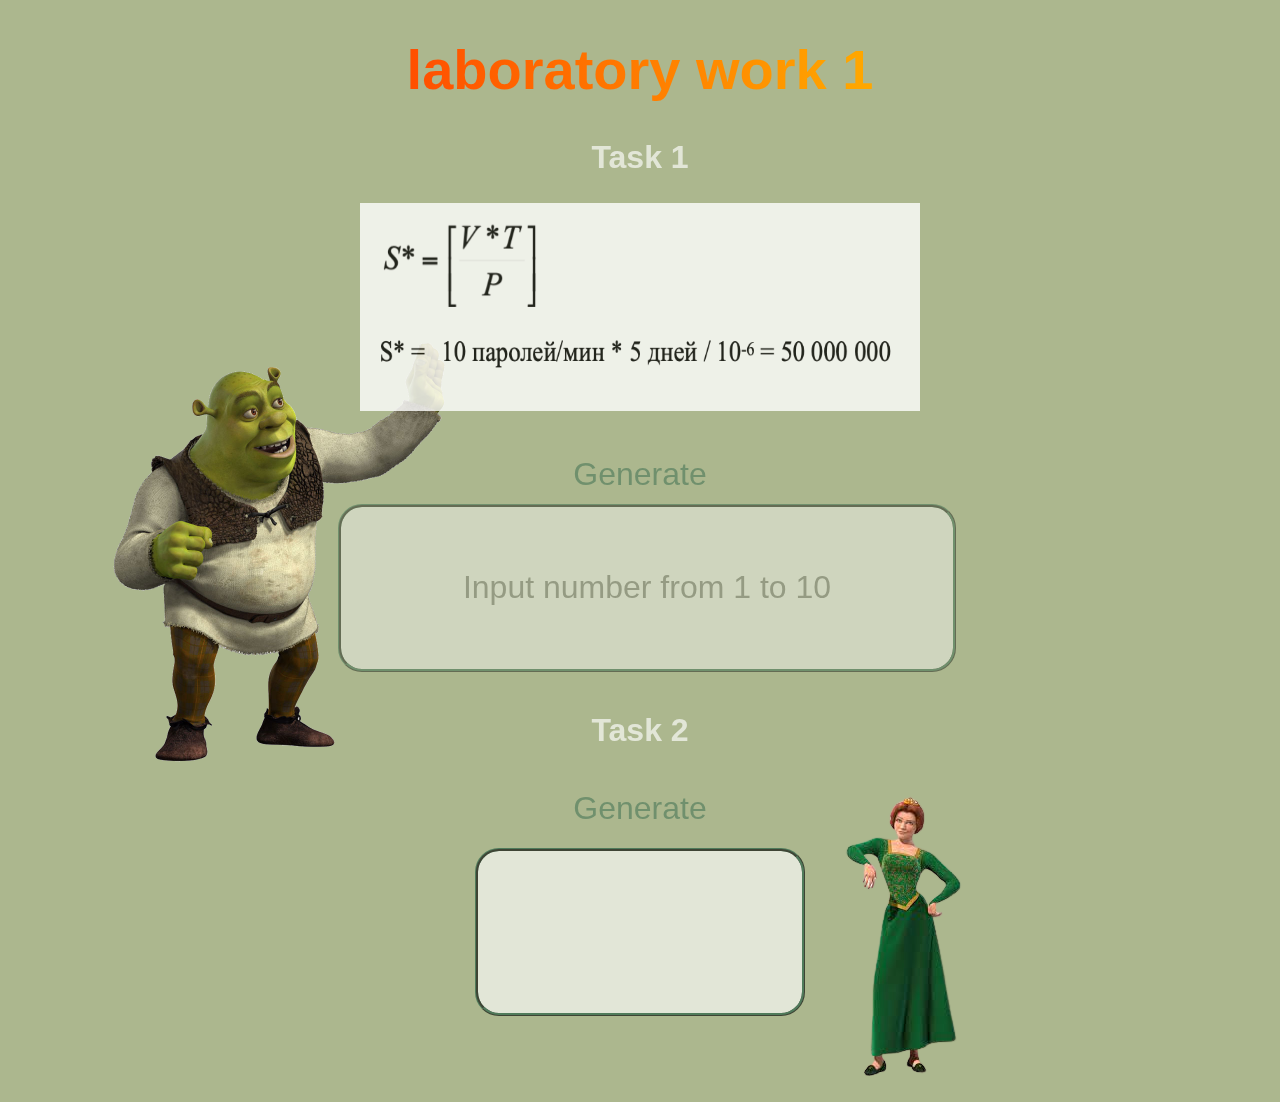
<file: lr1.html>
<!DOCTYPE html>
<html lang="en">
<head>
    <meta charset="UTF-8">
    <meta http-equiv="X-UA-Compatible" content="IE=edge">
    <meta name="viewport" content="width=device-width, initial-scale=1.0">
    <title>Shrek lr1</title>
    <link rel="stylesheet" href="style1.css">
</head>
<body>

    <h1>laboratory work 1</h1>
    
    <h2>Task 1</h2>

    <img class ="formula" src="./imgs/formula.png" alt="formula">
    <img src="./imgs/lr1.png" class="for-formula" alt="">

    <div class="window0">
        <form class="form-inline0">
            <div class="form-group0">
                <button type="button" id="button-generate0">Generate</button>
                <input type="text" id="input-password-generate" placeholder="Input number from 1 to 10">
            </div>
        </form>
    </div>

    <div class="window">
        <h2>Task 2</h2>

        <form class="form-inline">
            <button type="button" id="button-generate">Generate</button>
            <div class="form-group">
                <input type="text" id="input-password">
            </div>
        </form>
    </div>
    
    <img src="./imgs/lr01.png" class="for-generate-window" alt="">

    <script src="https://ajax.googleapis.com/ajax/libs/jquery/2.2.0/jquery.min.js"></script>
    <script src="script.js"></script>
</body>
</html>
</file>
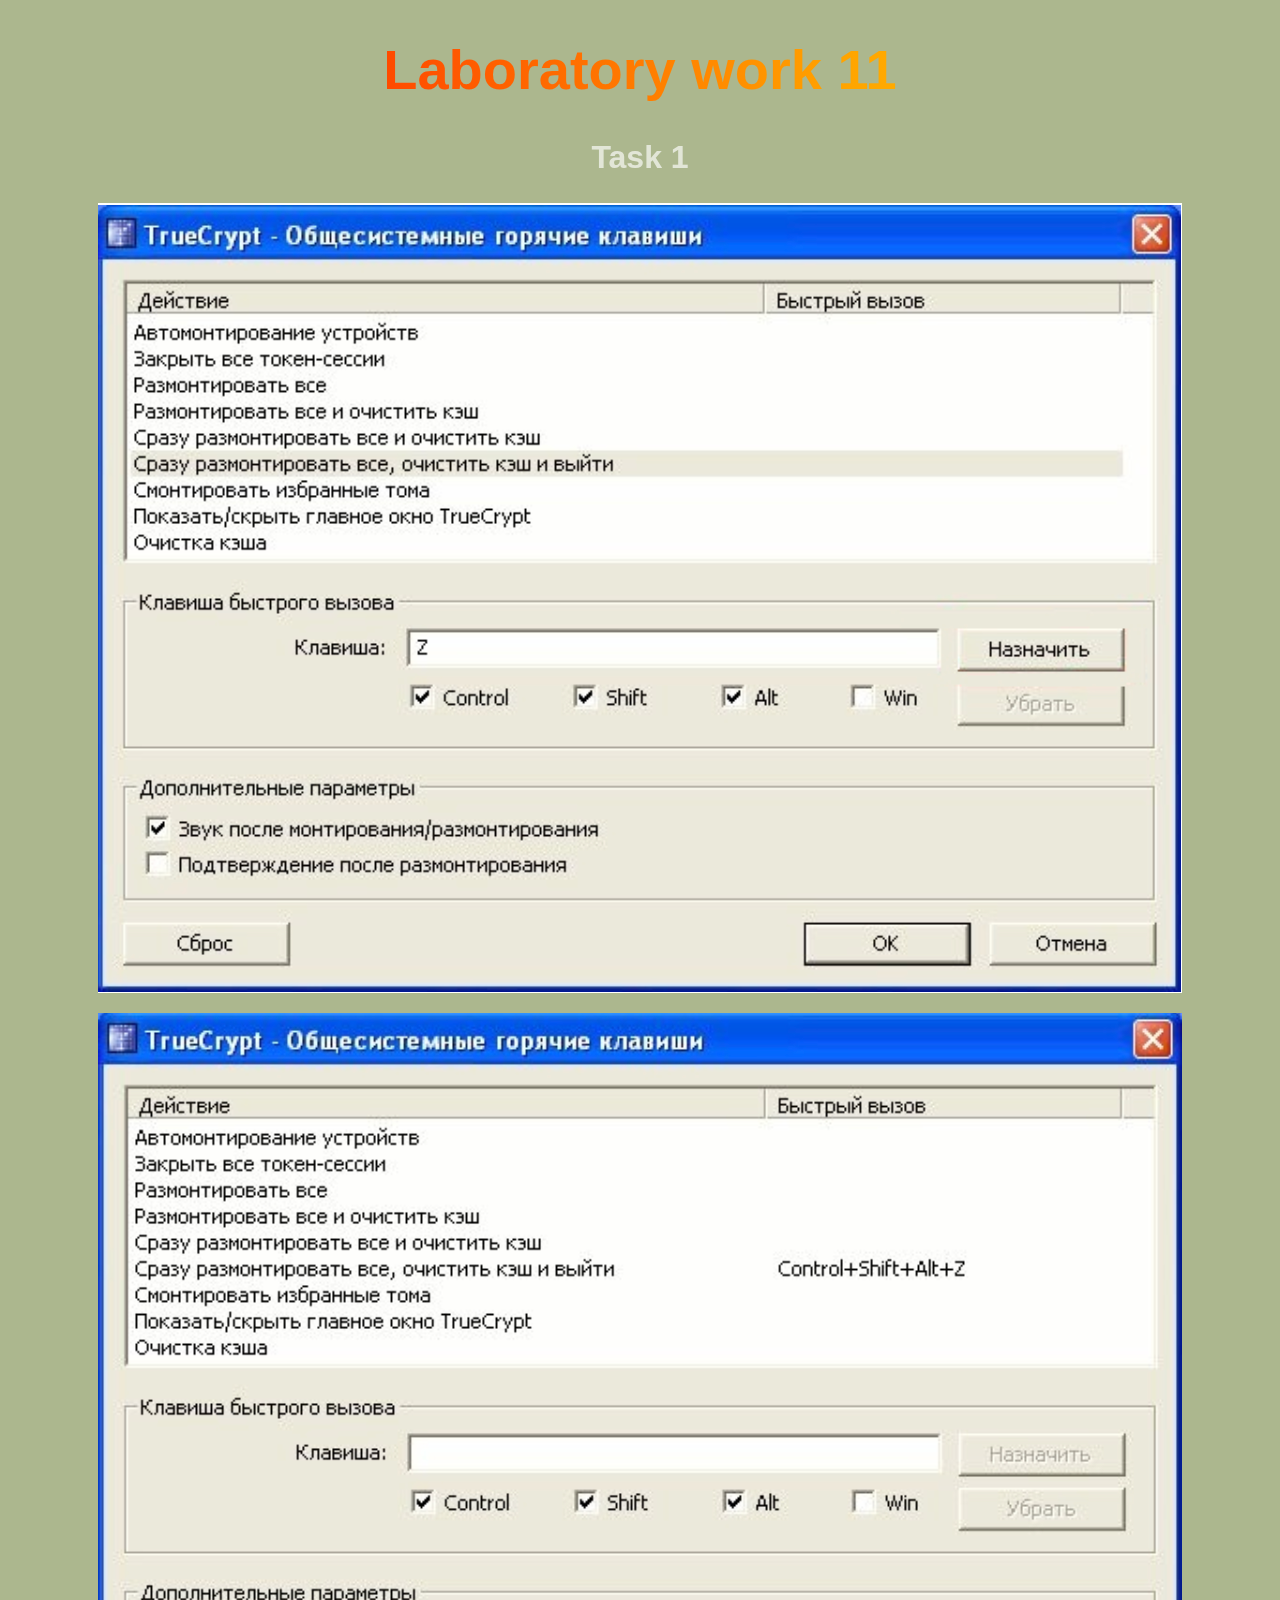
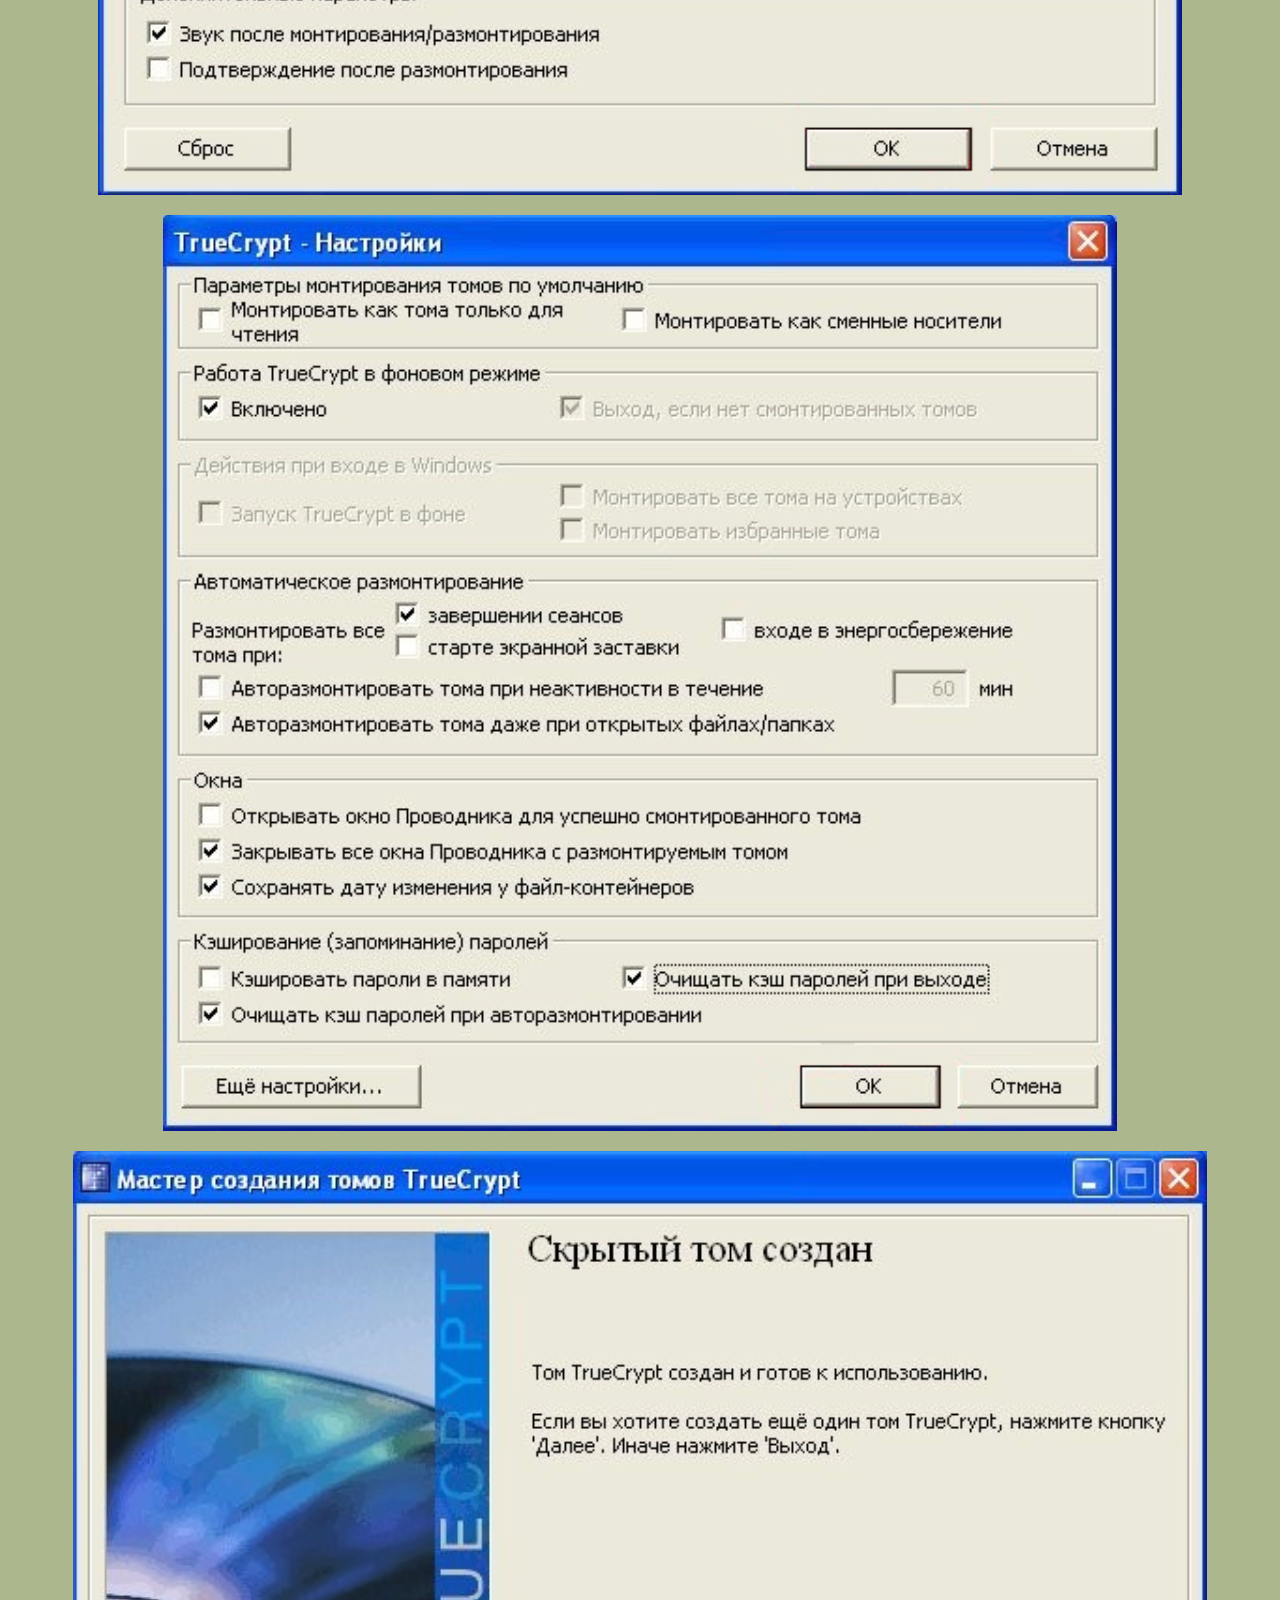
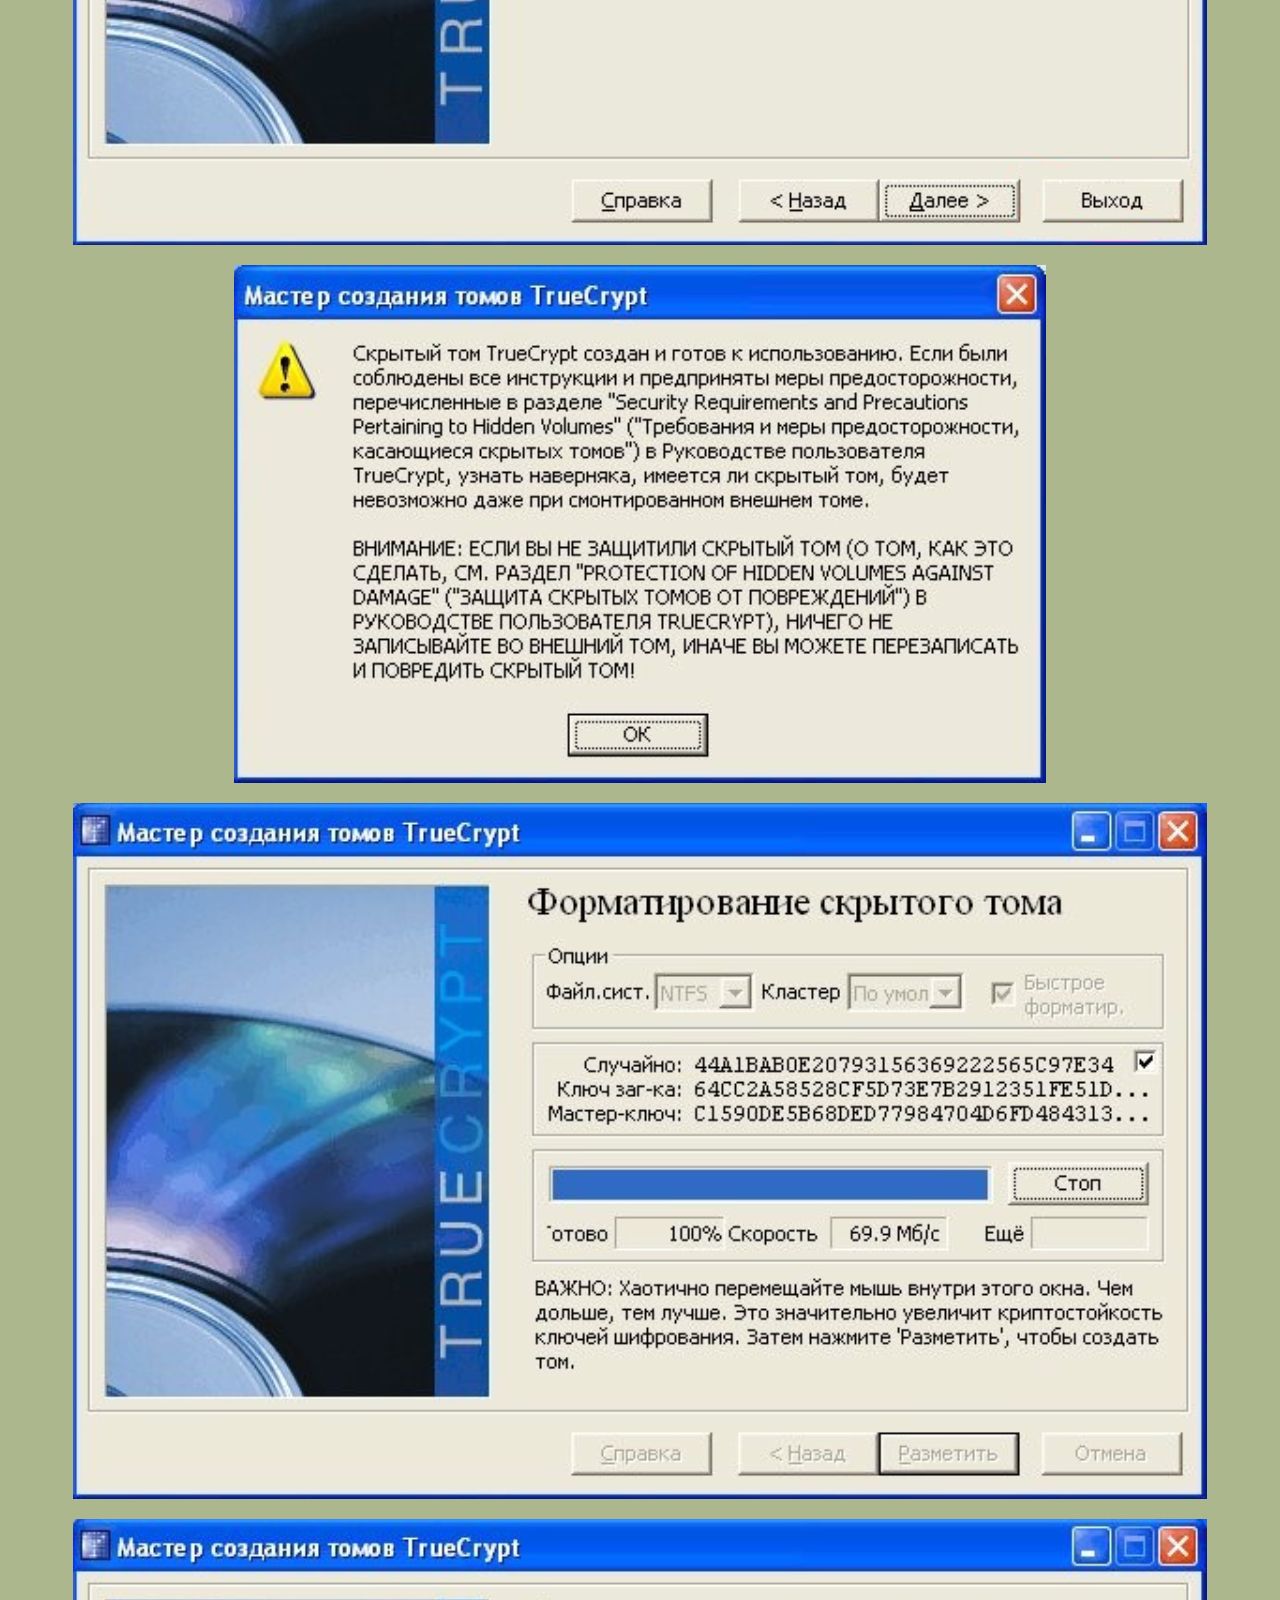
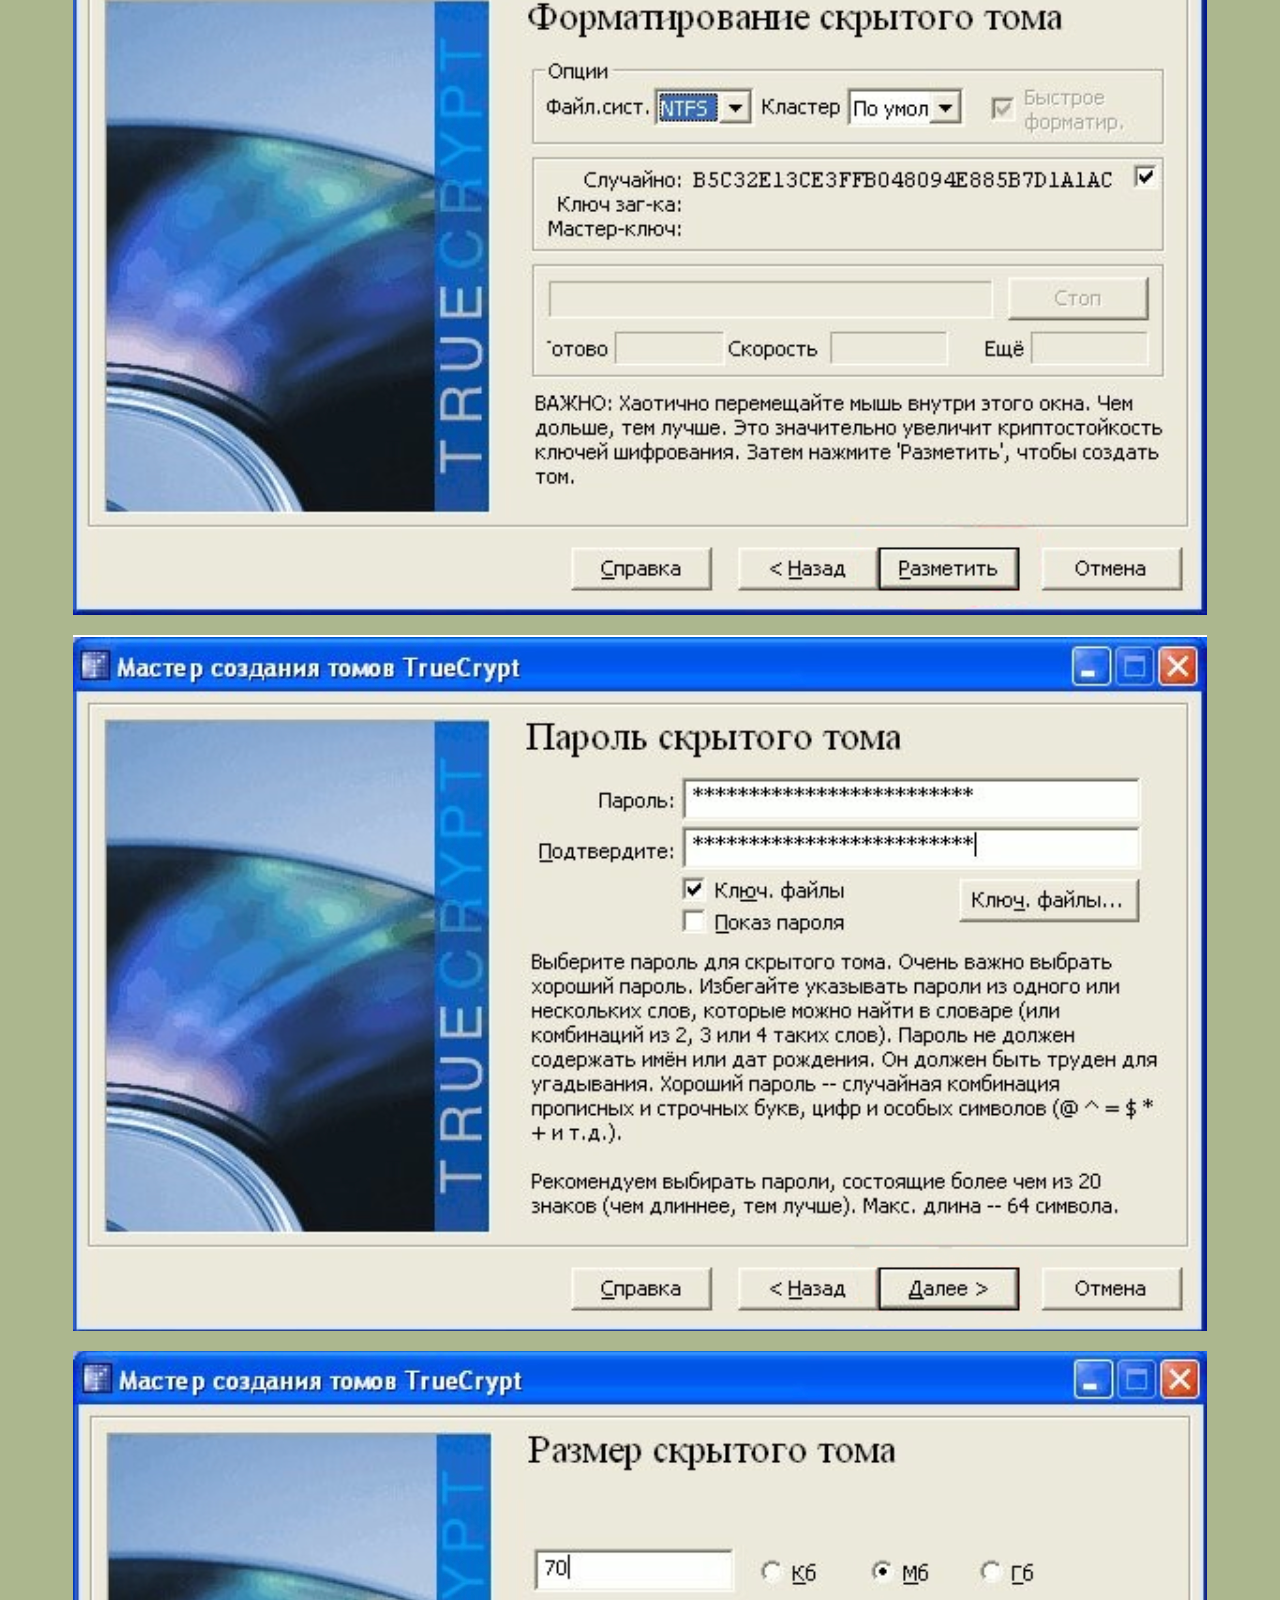
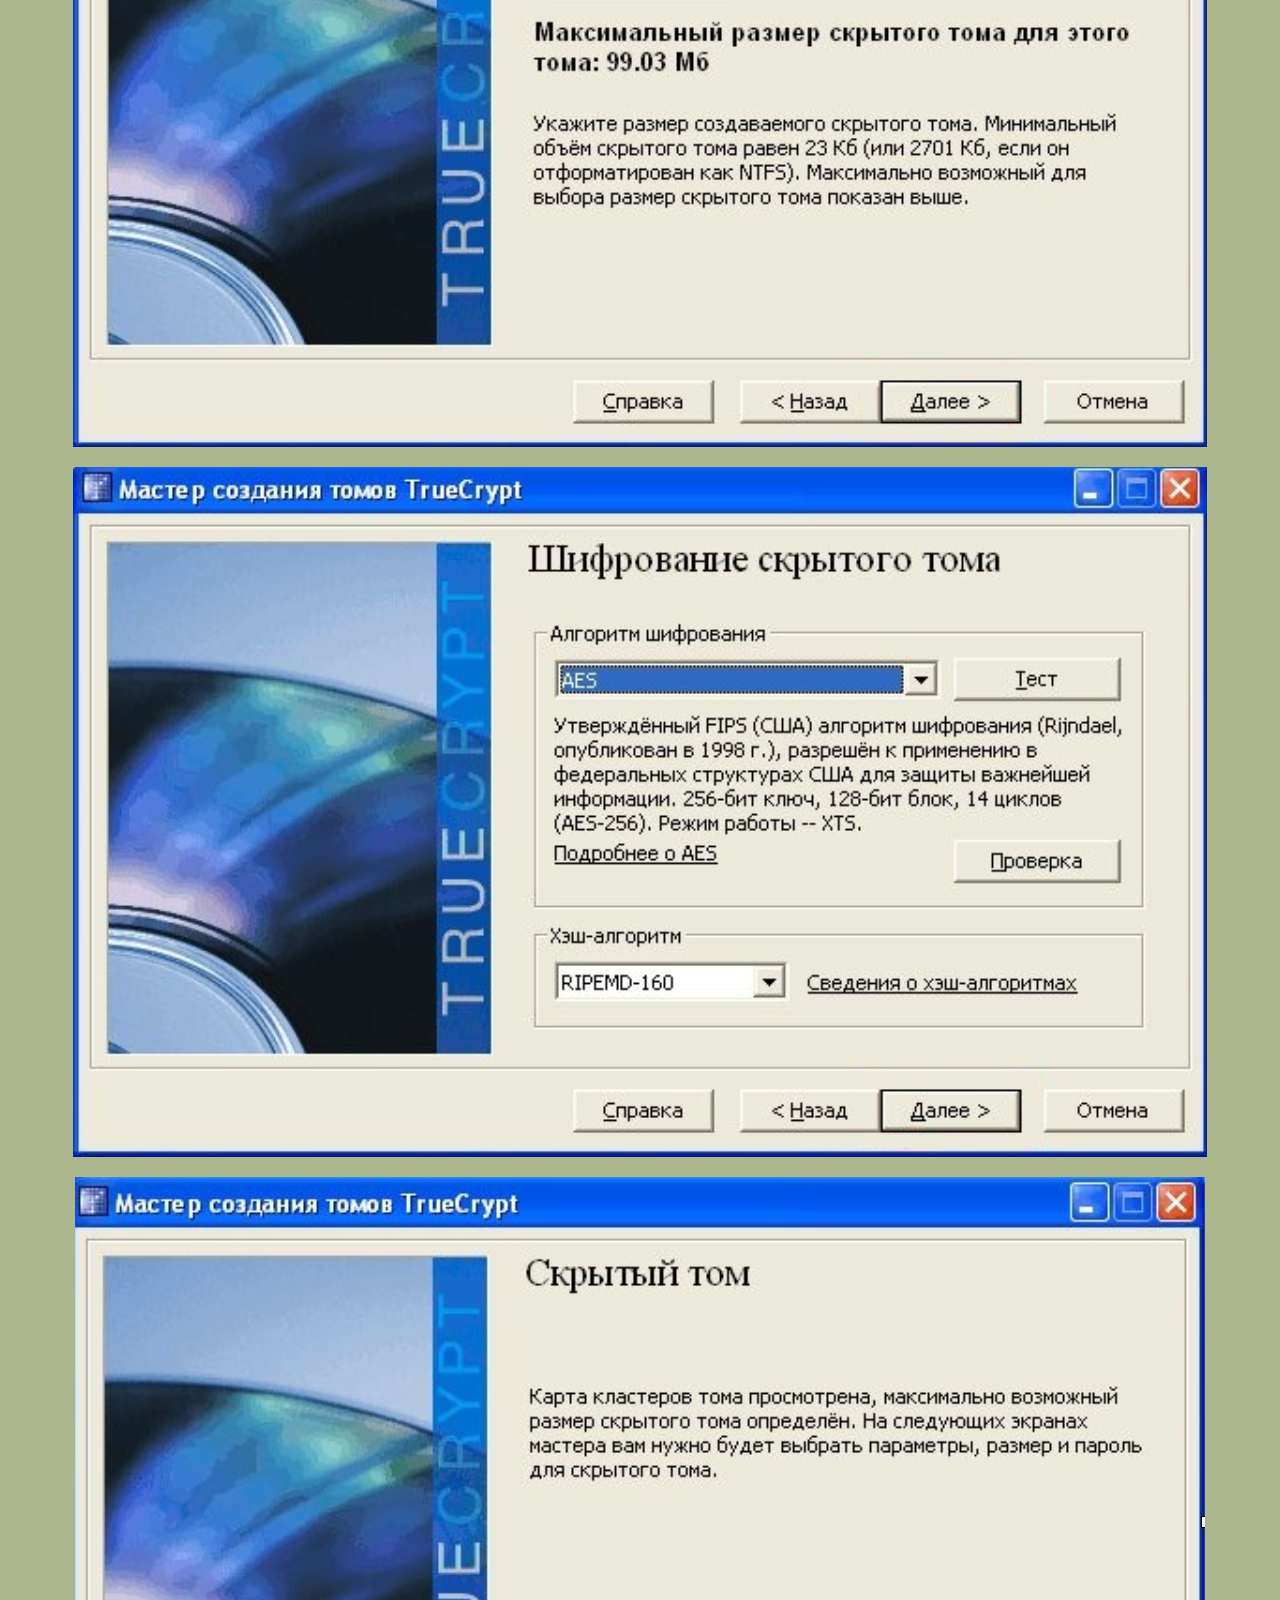
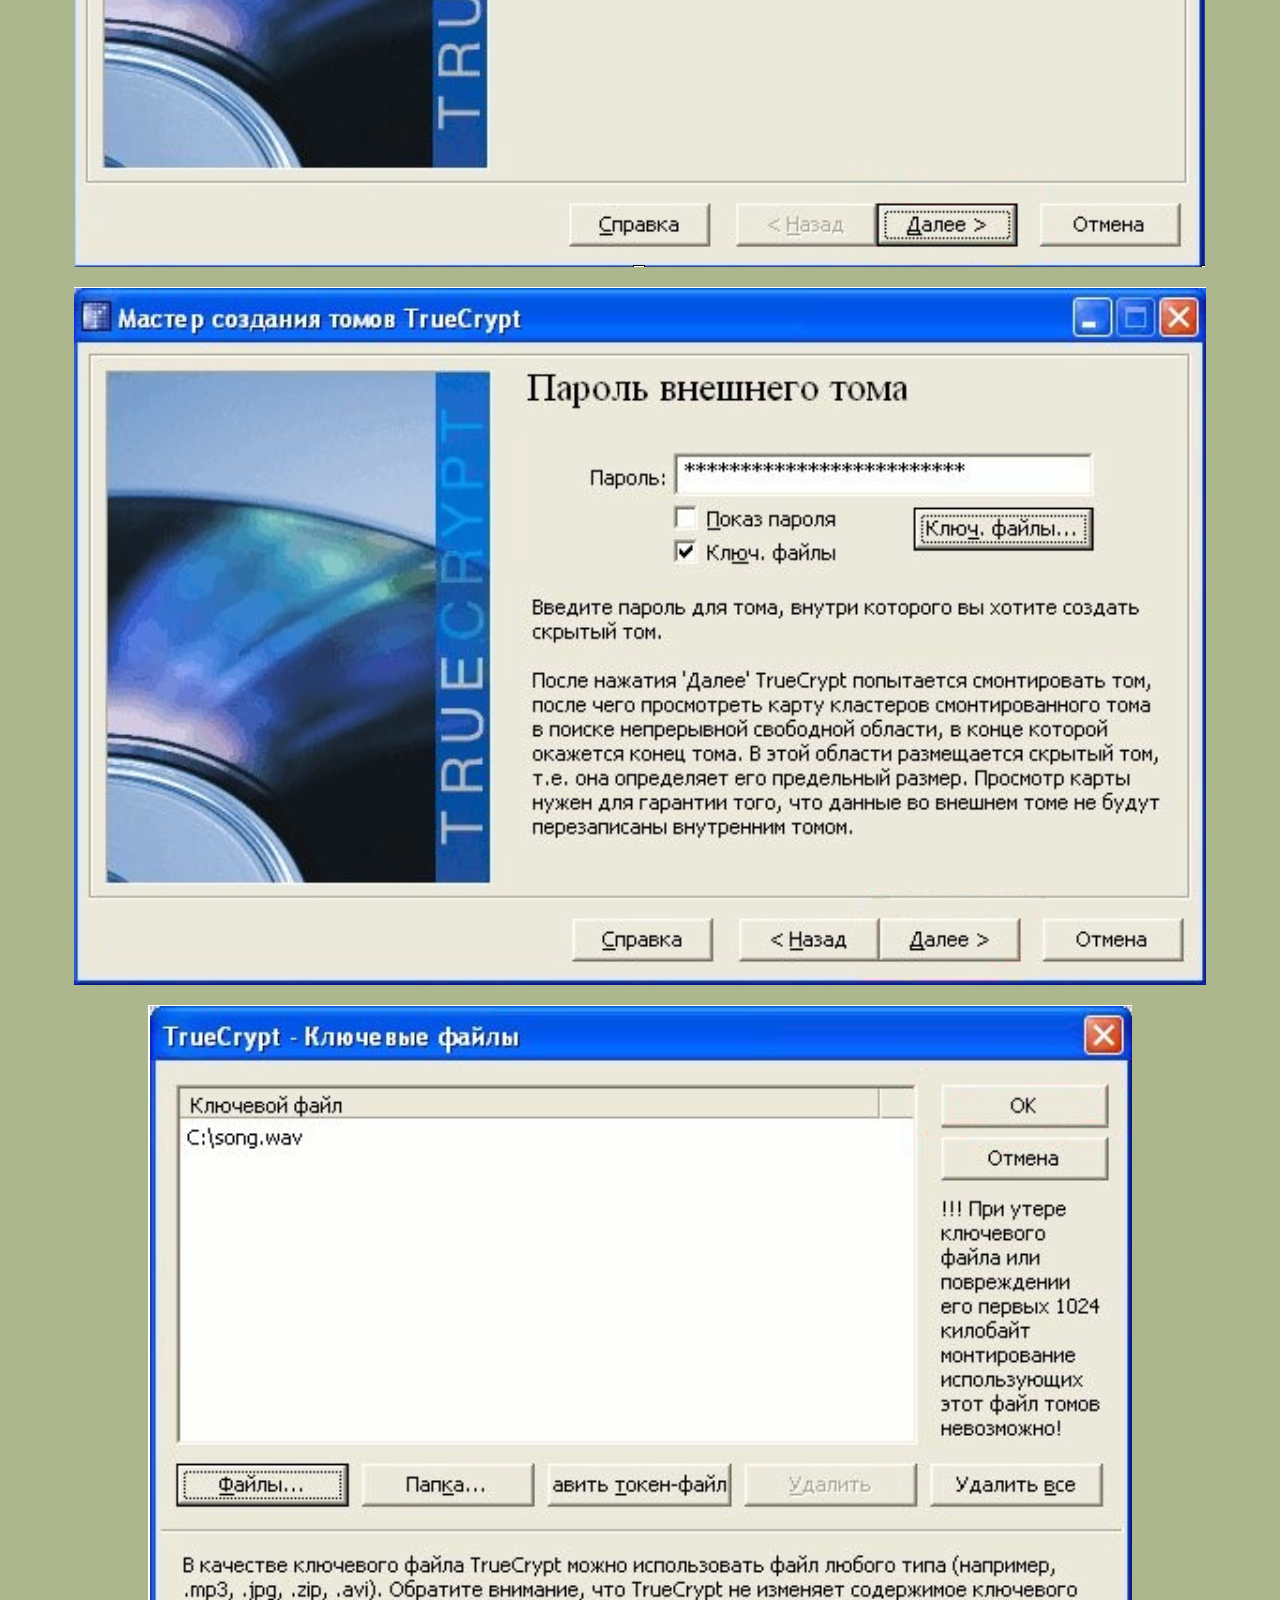
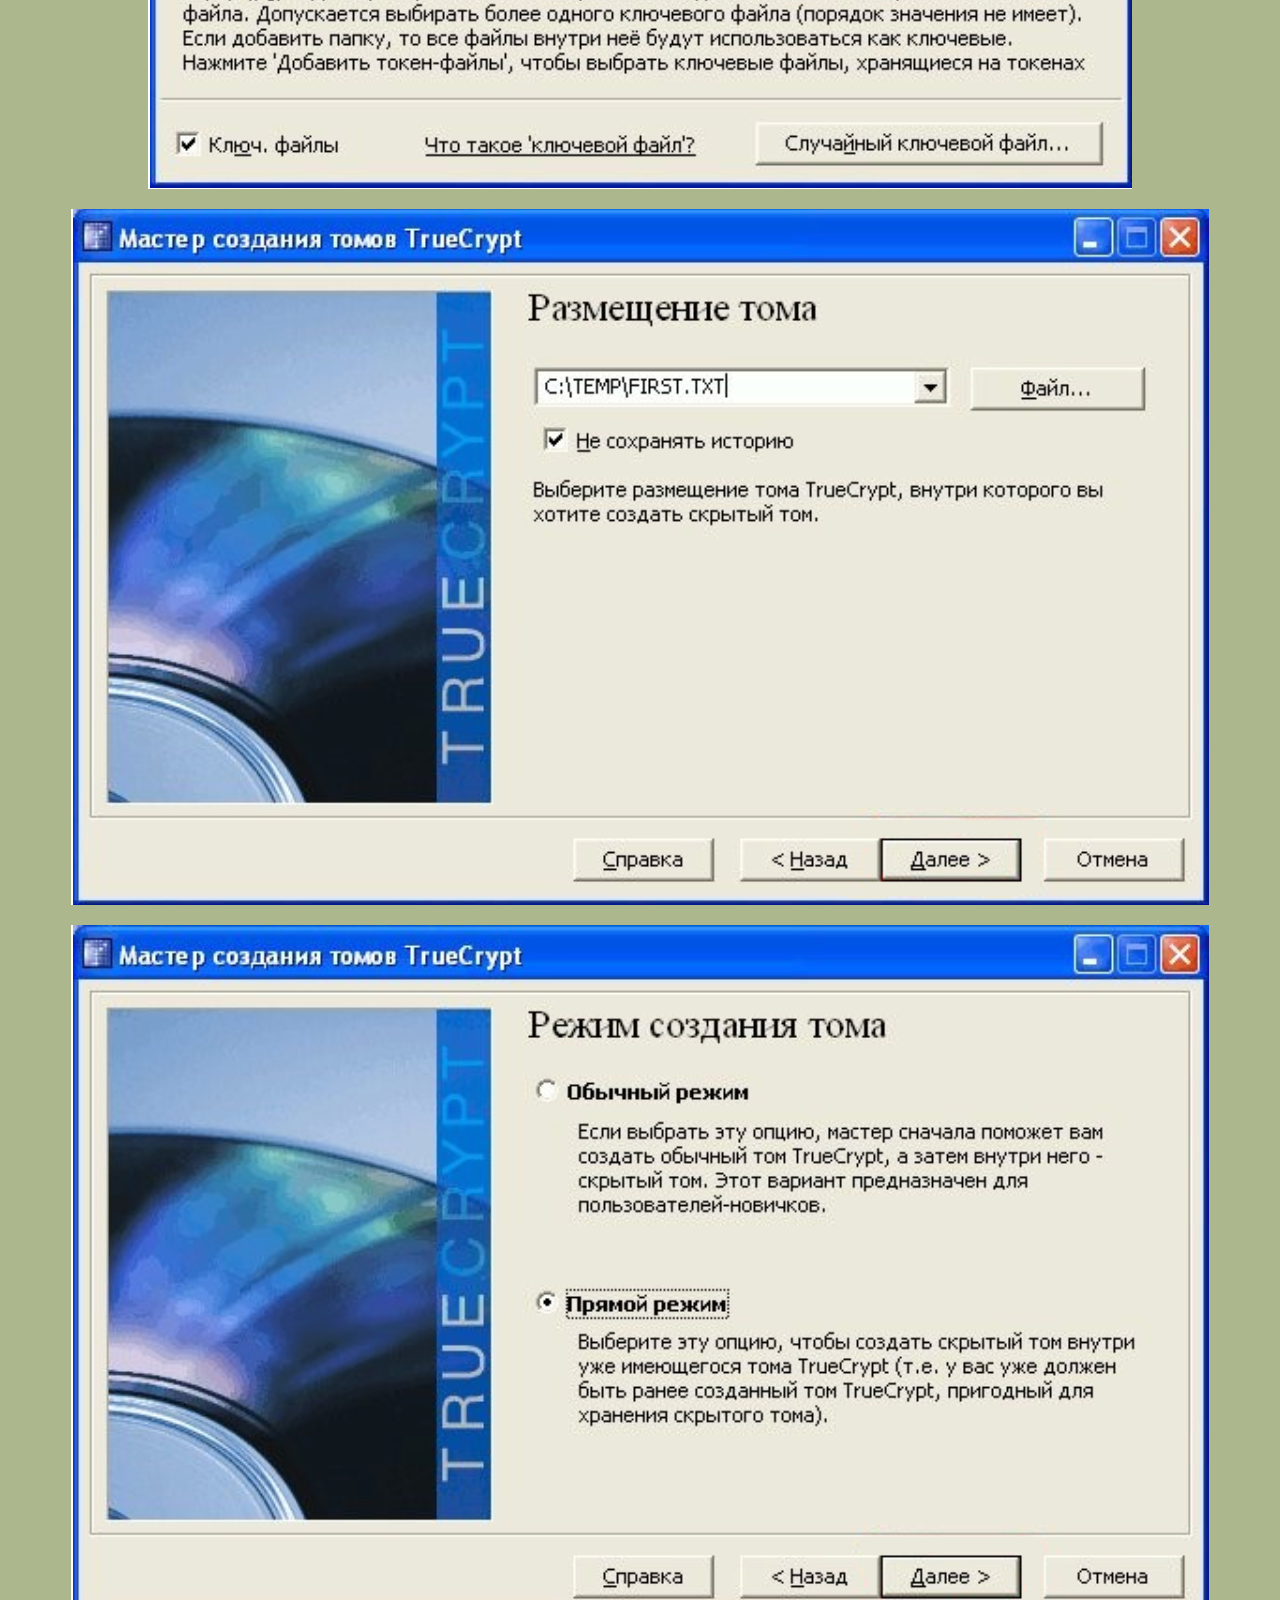
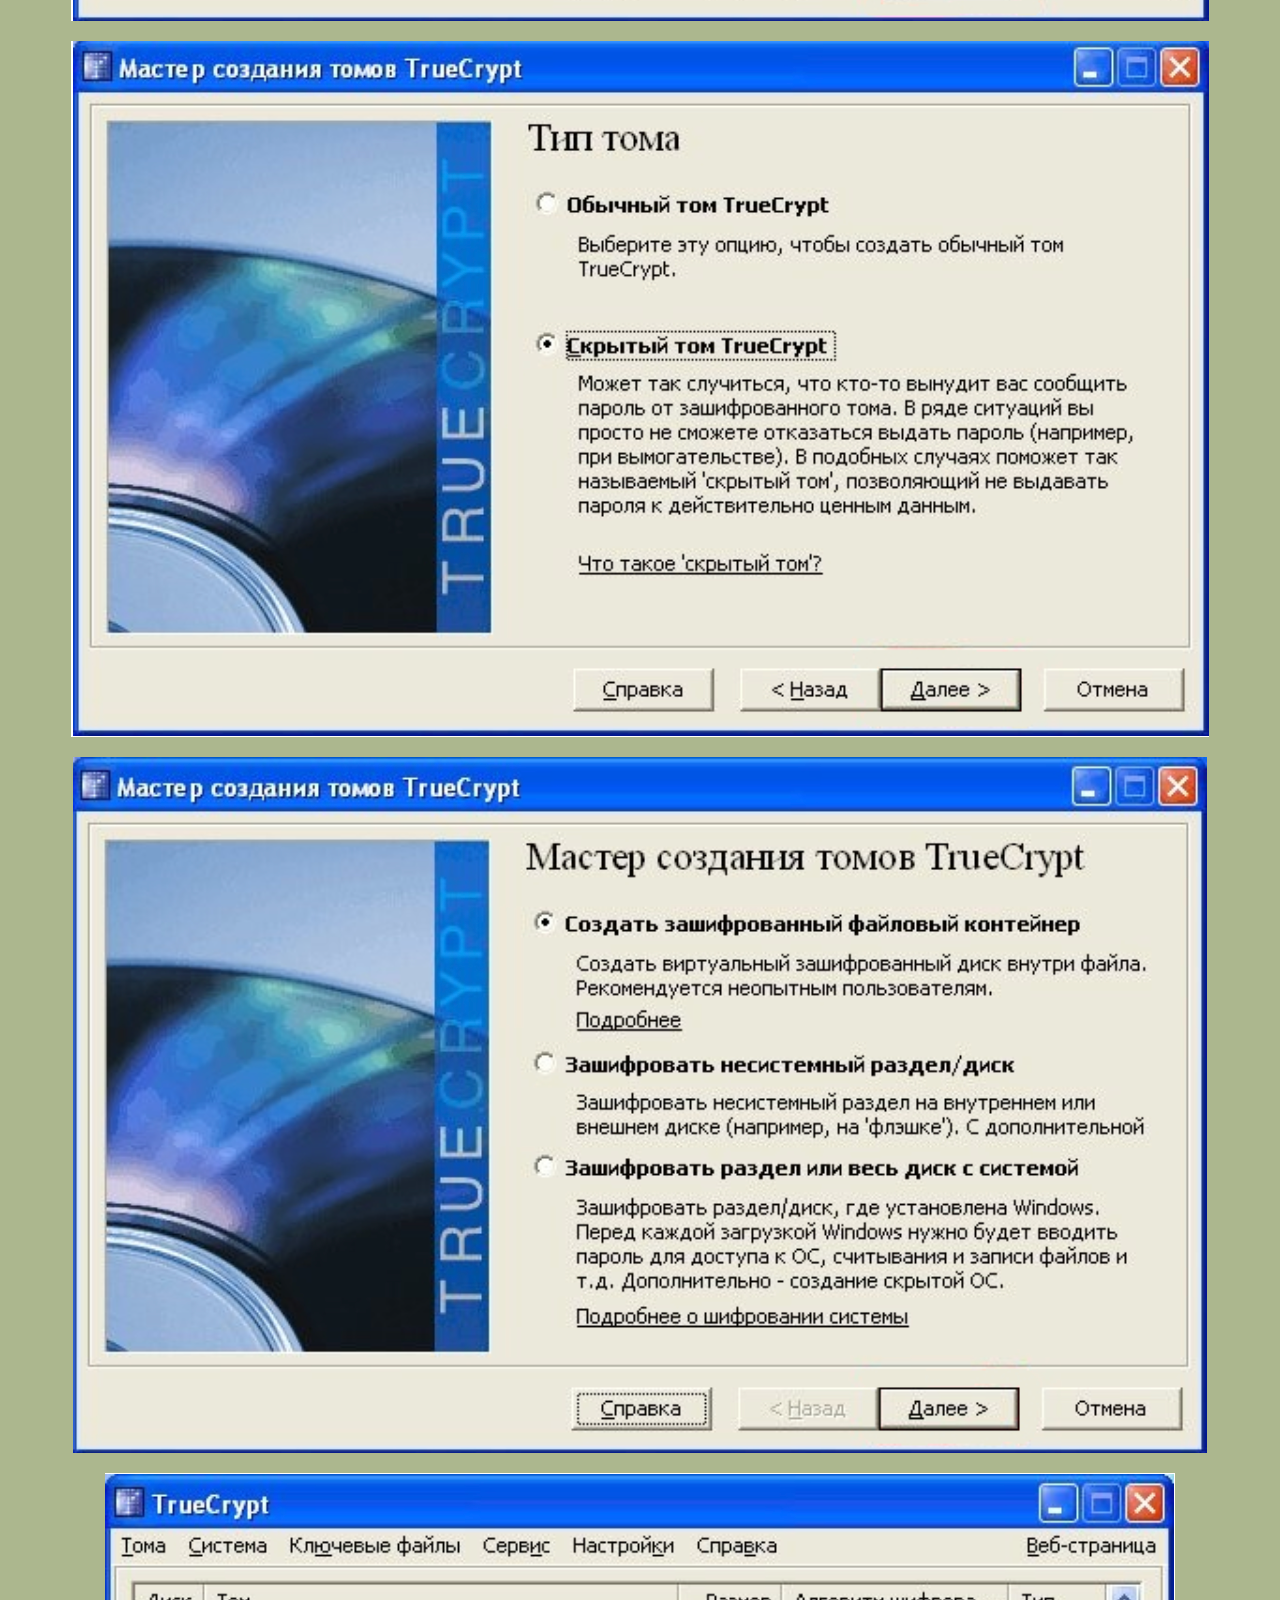
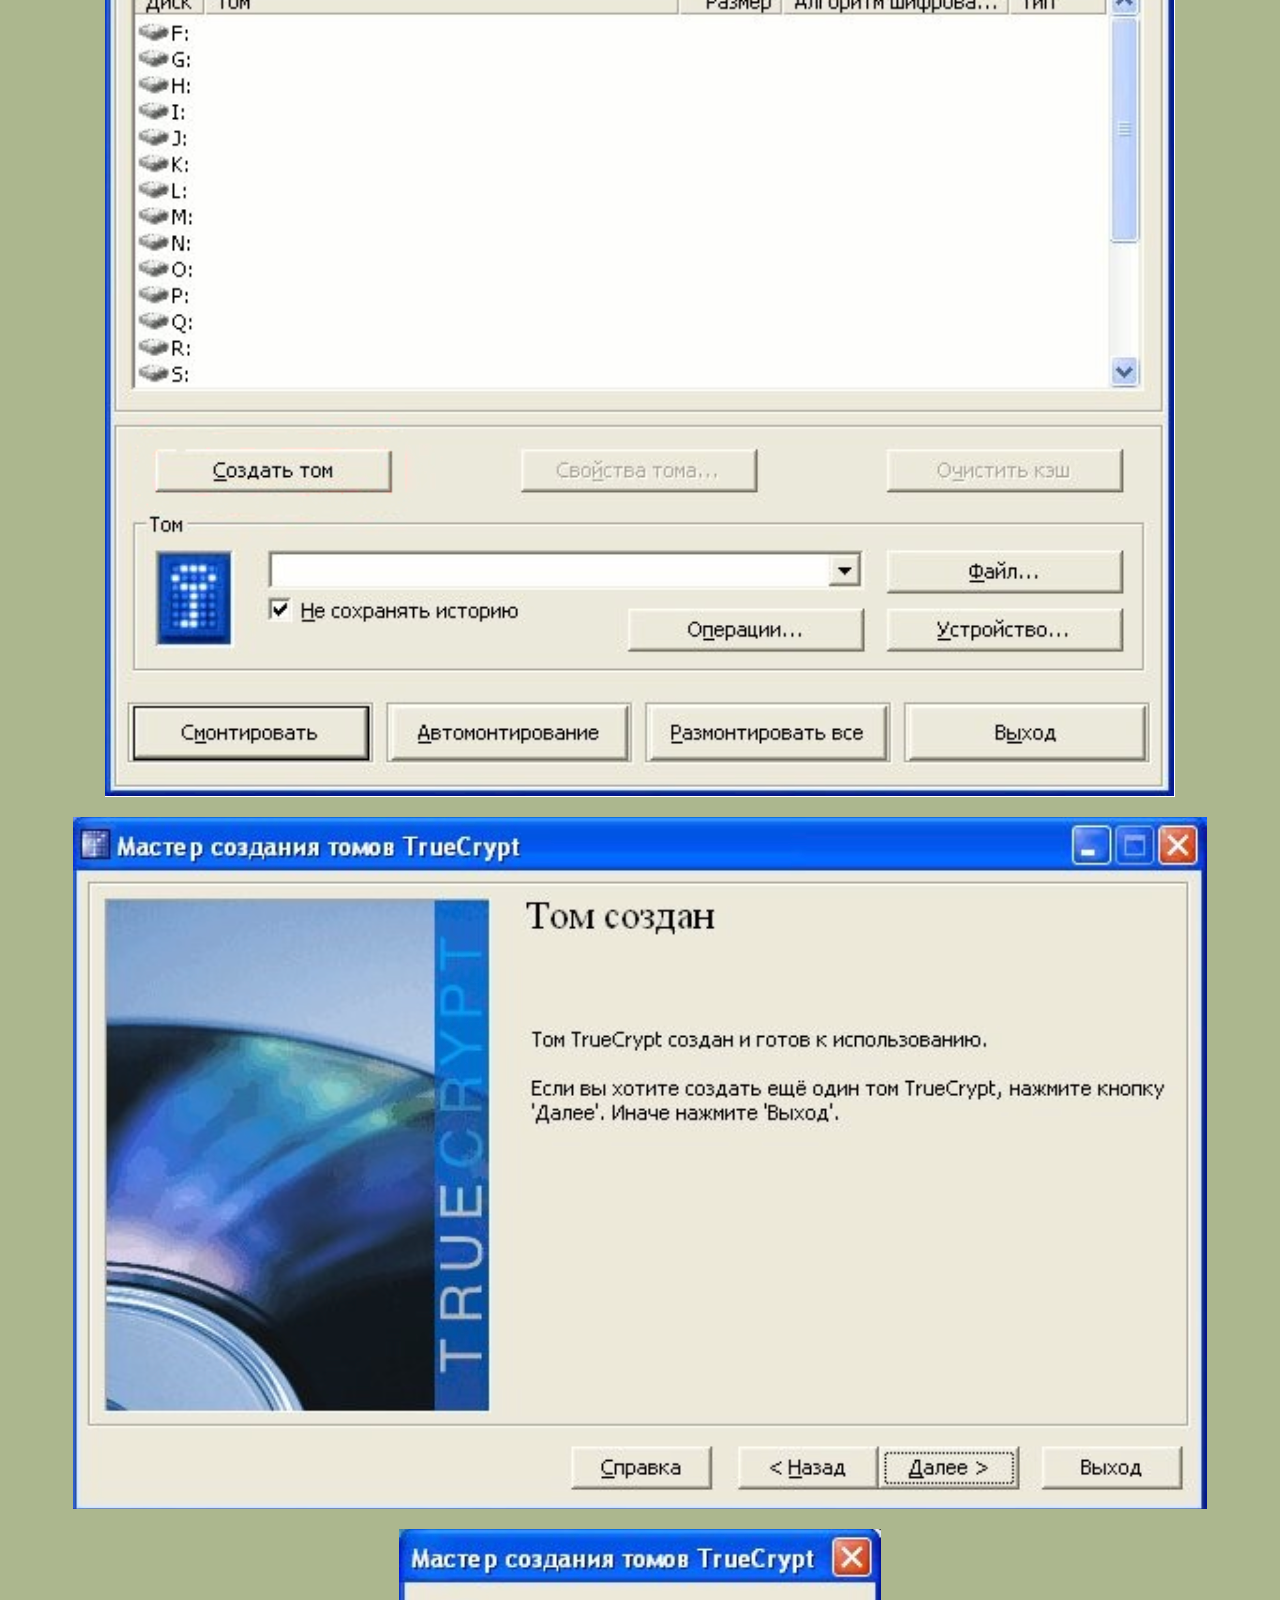
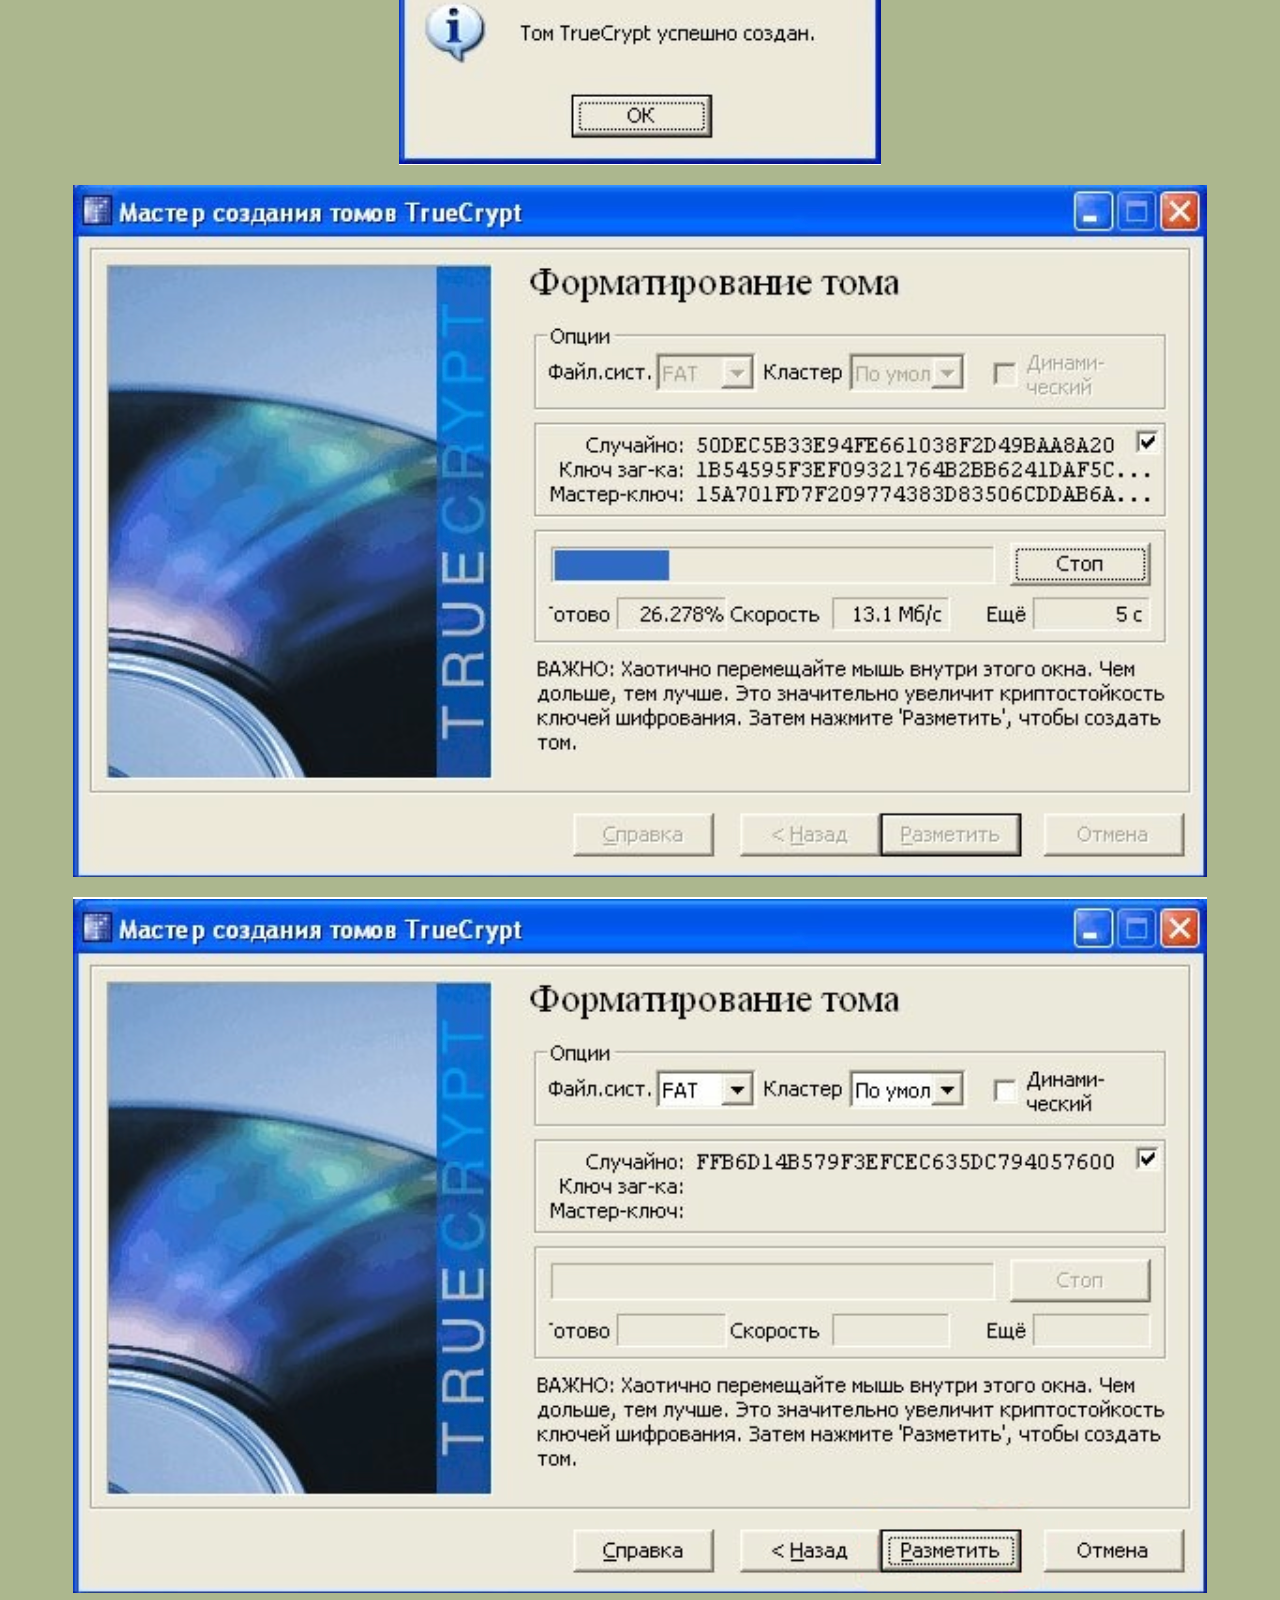
<file: lr11.html>
<!DOCTYPE html>
<html lang="en">
<head>
    <meta charset="UTF-8">
    <meta http-equiv="X-UA-Compatible" content="IE=edge">
    <meta name="viewport" content="width=device-width, initial-scale=1.0">
    <title>Shrek lr11</title>
    <link rel="stylesheet" href="style11.css">
</head>
<body>
    <h1>Laboratory work 11</h1>
    <h2>Task 1</h2>
    <p><img src="./imgs/11/1.png" alt=""></p>
    <p><img src="./imgs/11/2.png" alt=""></p>
    <p><img src="./imgs/11/3.png" alt=""></p>
    <p><img src="./imgs/11/4.png" alt=""></p>
    <p><img src="./imgs/11/5.png" alt=""></p>
    <p><img src="./imgs/11/6.png" alt=""></p>
    <p><img src="./imgs/11/7.png" alt=""></p>
    <p><img src="./imgs/11/8.png" alt=""></p>
    <p><img src="./imgs/11/9.png" alt=""></p>
    <p><img src="./imgs/11/10.png" alt=""></p>
    <p><img src="./imgs/11/11.png" alt=""></p>
    <p><img src="./imgs/11/12.png" alt=""></p>
    <p><img src="./imgs/11/13.png" alt=""></p>
    <p><img src="./imgs/11/14.png" alt=""></p>
    <p><img src="./imgs/11/15.png" alt=""></p>
    <p><img src="./imgs/11/16.png" alt=""></p>
    <p><img src="./imgs/11/17.png" alt=""></p>
    <p><img src="./imgs/11/18.png" alt=""></p>
    <p><img src="./imgs/11/19.png" alt=""></p>
    <p><img src="./imgs/11/20.png" alt=""></p>
    <p><img src="./imgs/11/21.png" alt=""></p>
    <p><img src="./imgs/11/22.png" alt=""></p>
    <p><img src="./imgs/11/23.png" alt=""></p>
    <p><img src="./imgs/11/24.png" alt=""></p>
    <p><img src="./imgs/11/25.png" alt=""></p>
    <p><img src="./imgs/11/26.png" alt=""></p>
    <p><img src="./imgs/11/27.png" alt=""></p>
    <p><img src="./imgs/11/28.png" alt=""></p>
    <p><img src="./imgs/11/29.png" alt=""></p>
    <p><img src="./imgs/11/30.png" alt=""></p>
</body>
</html>
</file>
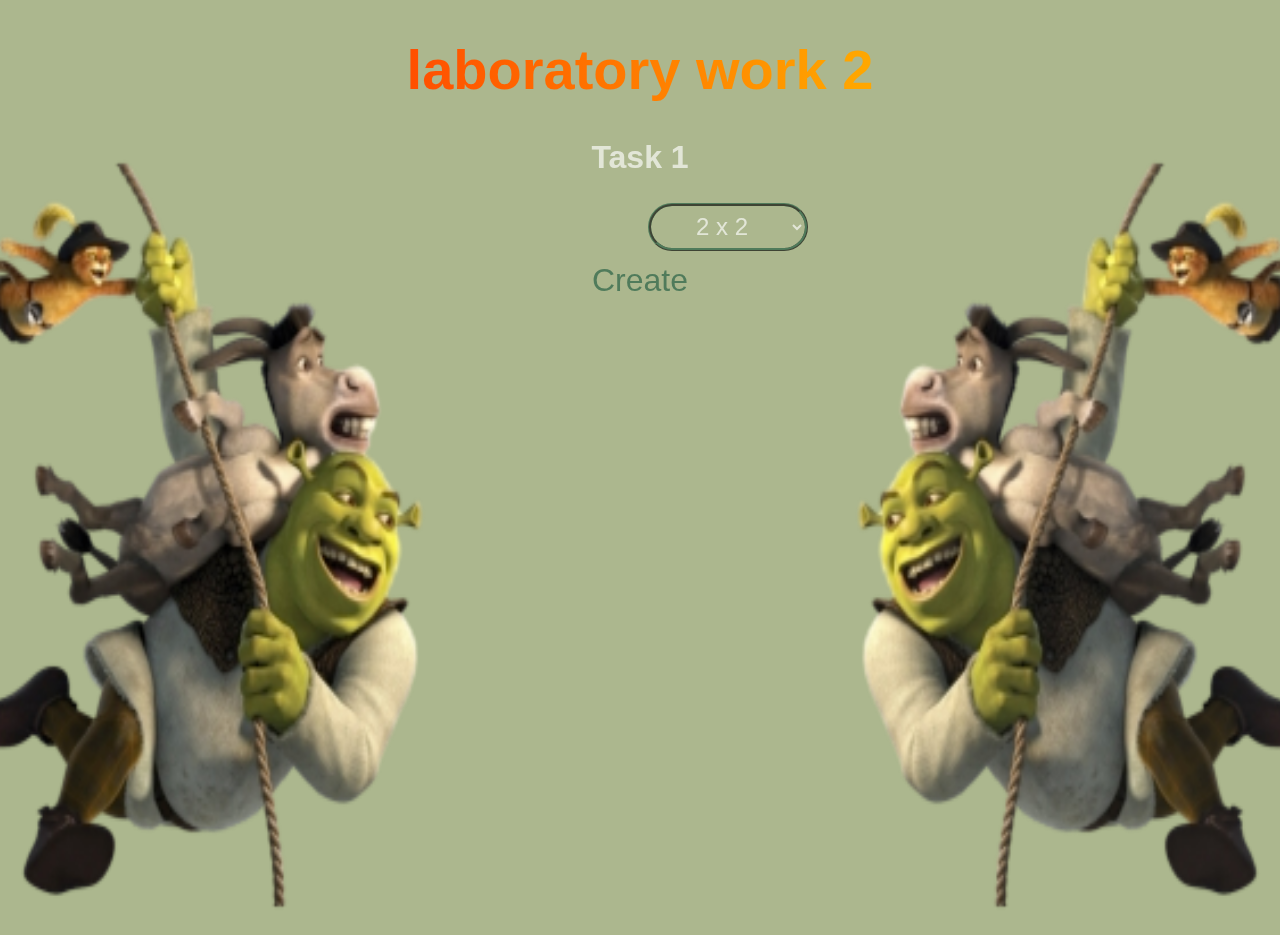
<file: lr2.html>
<!DOCTYPE html>
<html lang="en">
<head>
    <meta charset="UTF-8">
    <meta http-equiv="X-UA-Compatible" content="IE=edge">
    <meta name="viewport" content="width=device-width, initial-scale=1.0">
    <link rel="stylesheet" href="style2.css">
    <meta http-equiv="Content-Type" content="text/html; charset=utf-8">
  
    <title>Shrek lr2</title>
</head>
<body onload="setSize()">
    <h1>laboratory work 2</h1>
    <h2>Task 1</h2>
    <!-- <p class="button-choose-size">Size</p> -->
    <select id="chooseSize"></select>
    <button onclick="createMatrix()" class="button-create">Create</button>
    <div id="workArea"></div>
    <img src="imgs/poletushka.png" alt="" class="poletushka">
    <img src="imgs/poletushka2_0.png" alt="" class="poletushka2-0">
    
    
    <script src="script2.js"></script>
</body>
</html>
</file>
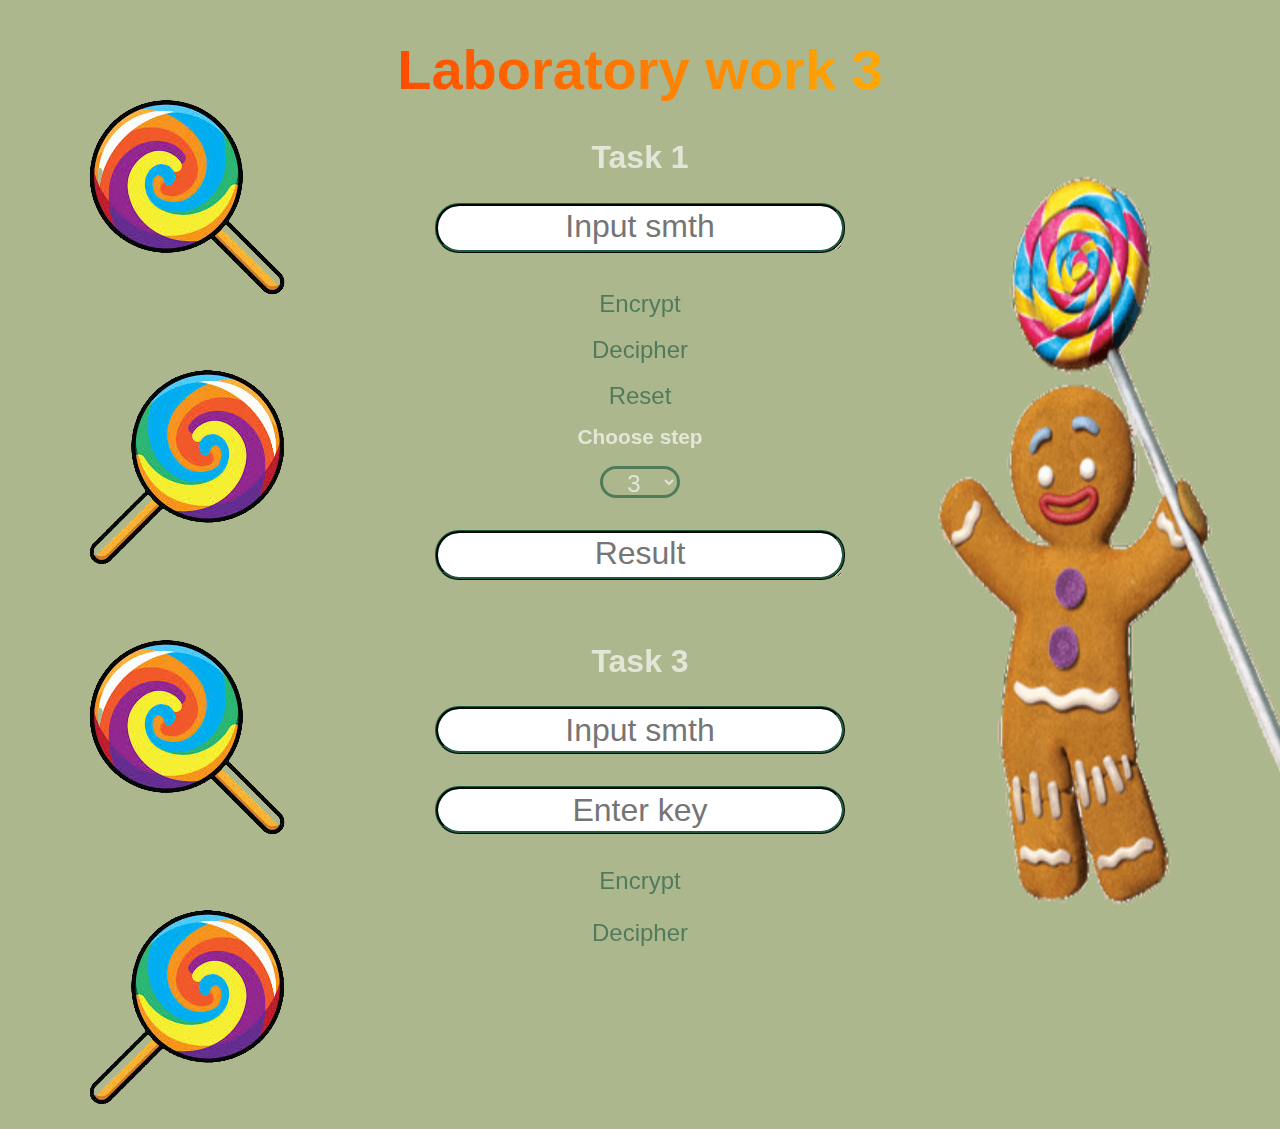
<file: lr3.html>
<!DOCTYPE html>
<html lang="en">
<head>
    <meta charset="UTF-8">
    <meta http-equiv="X-UA-Compatible" content="IE=edge">
    <meta name="viewport" content="width=device-width, initial-scale=1.0">
    <title>Shrek lr3</title>
    <link rel="stylesheet" href="style3.css">
</head>
<body>
    <h1>Laboratory work 3</h1>
    <h2>Task 1</h2>

    <div class="container">
        <div class="row justify-content-around">
          <div class="col-md-6">
            <div id="encrypt-block">
              <textarea name="user-text" id="text-to-work" cols="40" rows="3" placeholder="Input smth"></textarea>
              <br><br>
              <div class="form-group">
                <button class="btn btn-primary" id="encrypt-btn">Encrypt</button>
                <button class="btn btn-primary" id="decrypt-btn">Decipher</button>
                <button class="btn btn-danger" id="btn-reset">Reset</button>
              </div>
              <h2 class="chs">Choose step</h2>
              <select name="user_step" id="encrypt-step" size="1">
                <option>1</option>
                <option>2</option>
                <option selected>3</option>
                <option>4</option>
                <option>5</option>
                <option>6</option>
                <option>7</option>
                <option>8</option>
                <option>9</option>
                <option>10</option>
              </select>
            </div>
          </div>
          <div class="col-md-6">
              <textarea readonly id="output" cols="40" rows="3" placeholder="Result"></textarea>
          </div>
        </div>
      </div>
      <br><br>
      <img src="./imgs/pechenka.png" alt="" class="pechenka">
      <img src="./imgs/loli1.png" alt="" class="loli1">
      <img src="./imgs/loli2.png" alt="" class="loli2">
      <img src="./imgs/loli1.png" alt="" class="loli3">
      <img src="./imgs/loli2.png" alt="" class="loli4">
      <h2>Task 3</h2>
      
      <main class="container">  
        <div class="row">
          <div id="wrapper" class="col-xs-6 col-xs-4 col-sm-offset-4">
          <div class="form-group">
            <input id="String" type="text" class="form-control otstup" placeholder="Input smth">
            <input id="key" type="text" class="form-control" placeholder="Enter key" required>
            <div>
              <button class="btn btn-primary" onclick="processKey(), cipher()">Encrypt</button>
            </div>
            <div>
              <h4 class="text-center" id="printValue"></h4>
            </div>
            <button class="btn btn-success" onclick="deCodeCipher()">Decipher</button>
          </div>
            <div>
              <h4 class="text-center" id="printDeCode"></h4>
            </div>
          </div>
        </div>
      </main>

    <script src="script3.js"></script>
</body>
</html>
</file>
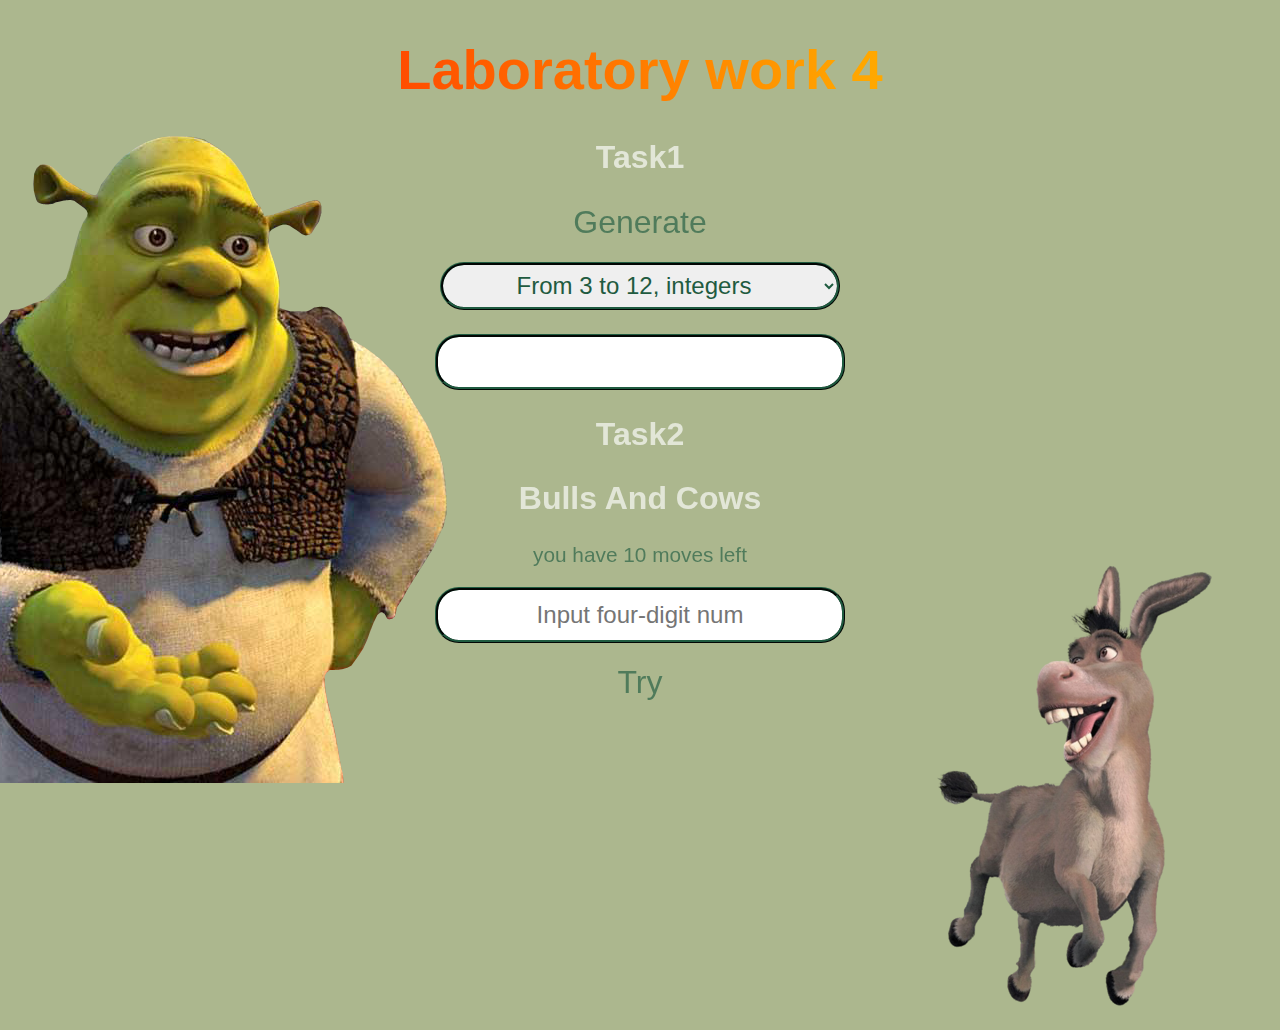
<file: lr4.html>
<!DOCTYPE html>
<html lang="en">
<head>
    <meta charset="UTF-8">
    <meta http-equiv="X-UA-Compatible" content="IE=edge">
    <meta name="viewport" content="width=device-width, initial-scale=1.0">
    <title>Shrek lr4</title>
    <link rel="stylesheet" href="style4.css">
</head>
<body>
    <h1>Laboratory work 4</h1>
    <div class="container">
        <div class="tasks">
            <h2>Task1</h2>
            <div class="task1_wrapper">
                <button id = 'genBtn'>Generate</button>
                <select class = "choose">
                    <option value="1">From 3 to 12, integers</option>
                    <option value="2">From the set {–3, 0, 6, 9, 12, 15}</option>
                    <option value="3">From 3 to 12, real</option>
                    <option value="4">From –2,3 to 10,7 with step 0,1</option>
                    <option value="5">From the set {–30; 10; 63; 59; 120; 175}</option>
                    <option value="6">From the set {1; 0,1; 0,01; …; 10–15}</option>
                </select>
                <input type="text" readonly class ="result">
            </div>
        </div>
        <h2>Task2</h2>
        <img src="./imgs/pochemu.png" alt="shrek tut" class="pochemu">
        <img src="./imgs/vesjelii.png" alt="" class="vesjelii">
        <div class="bullsAndCows"></div>
    </div>
    <script src="script4.js"></script>
   
</body>
</html>
</file>
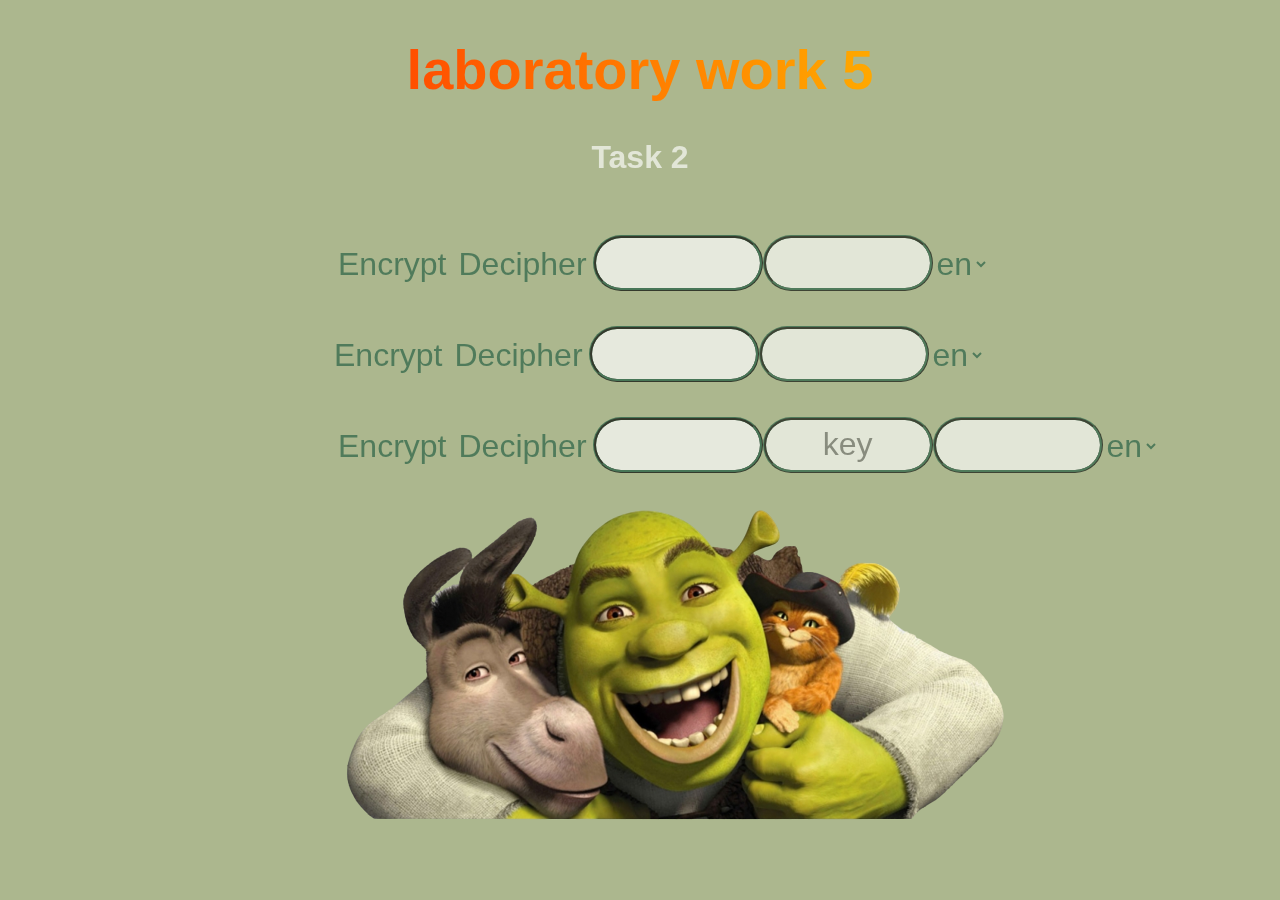
<file: lr5.html>
<!DOCTYPE html>
<html lang="en">
<head>
    <meta charset="UTF-8">
    <meta http-equiv="X-UA-Compatible" content="IE=edge">
    <meta name="viewport" content="width=device-width, initial-scale=1.0">
    <title>Shrek lr5</title>
    <link rel="stylesheet" href="style5.css">
</head>
<body>
    <h1>laboratory work 5</h1>
    
    <h2>Task 2</h2>

    <div class="content">

        <div class="element"></div>     

        <div class="element">
            <div class="second_div"></div>
            <div class="second_div">
                <button class="button_shifr">Encrypt</button>
                <button class="button_shifr">Decipher</button>
                <input class="text"></input>
                <input class="answer" readonly></input>  
                <select class="select">
                    <option value="0">en</option>
                    <option value="1">ru</option>
                </select>
            </div>
        </div>
        
        <div class="element">
            <div class="second_div">
                <button class="button_shifr">Encrypt</button>
                <button class="button_shifr">Decipher</button>              
                <input class="text"></input>
                <input class="answer" readonly></input>  
                <select class="select">
                    <option value="0">en</option>
                    <option value="1">ru</option>
                </select>
            </div> 
        </div>  

        <div class="element">
            <div class="second_div">
               
            </div>
            <div class="second_div">
                <button class="button_shifr">Encrypt</button>
                <button class="button_shifr">Decipher</button>        
                <input class="text"></input>
                <input class="key" placeholder="key"></input>
                <input class="answer" readonly></input> 
                <select class="select">
                    <option value="0">en</option>
                    <option value="1">ru</option>
                </select>  
                
            </div> 
        </div>
        
    <img src="./imgs/obnimashka.png" alt="">
        
    </div>

    <script src="script5.js"></script>
</body>
</html>
</file>
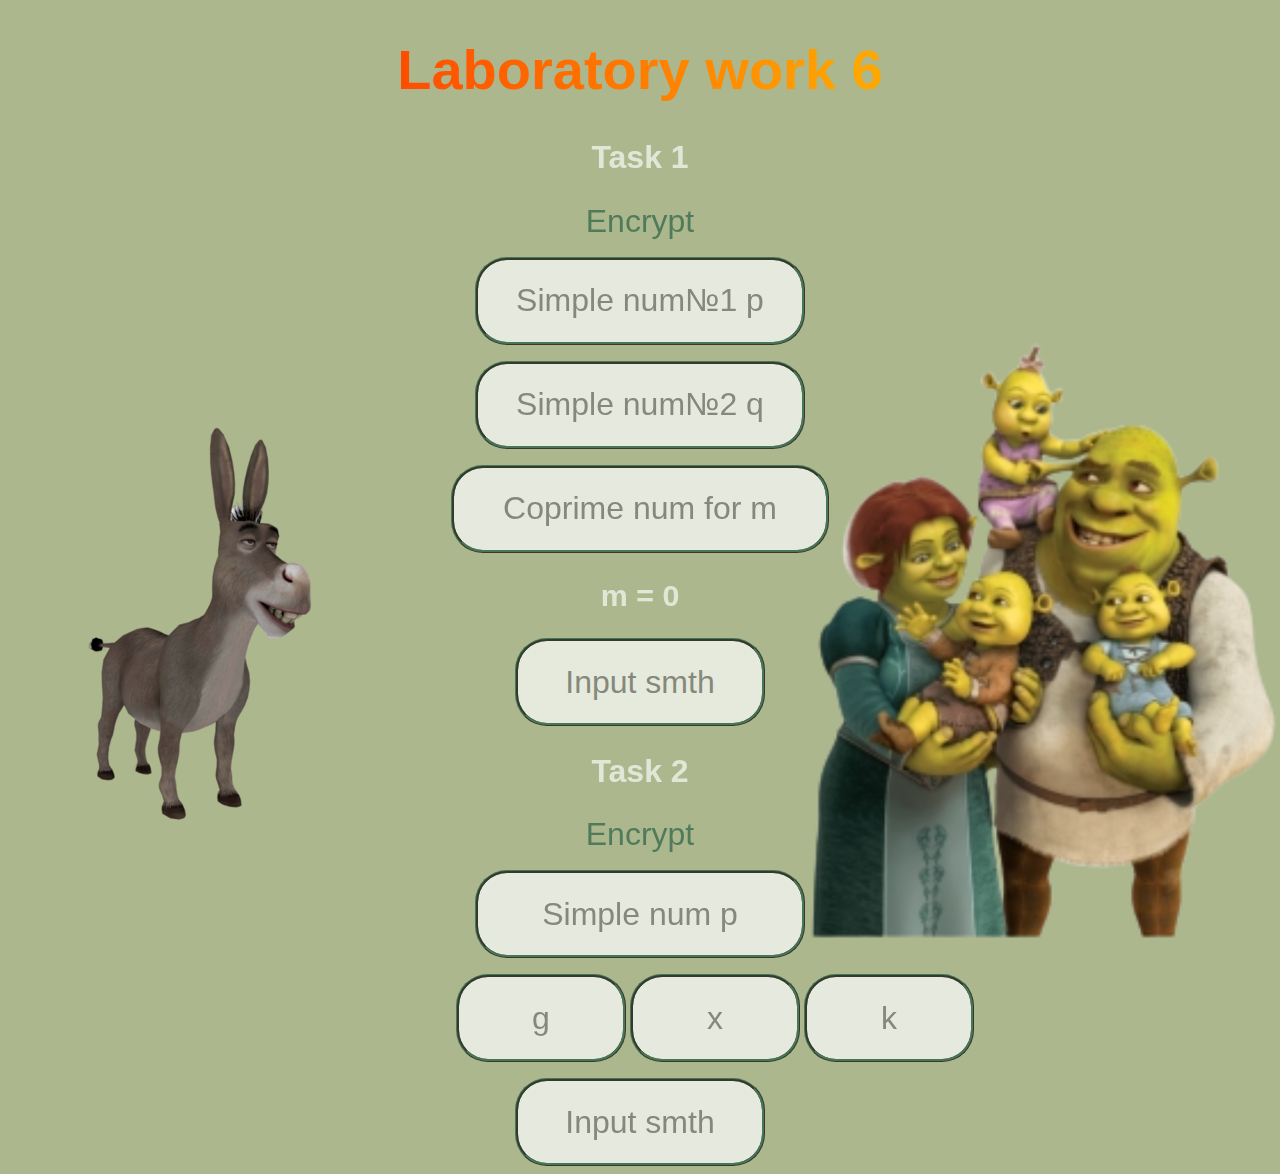
<file: lr6.html>
<!DOCTYPE html>
<html lang="en">
<head>
    <meta charset="UTF-8">
    <meta http-equiv="X-UA-Compatible" content="IE=edge">
    <meta name="viewport" content="width=device-width, initial-scale=1.0">
    <title>Shrek lr6</title>
    <link rel="stylesheet" href="style6.css">
</head>
<body>
     <button id = "bck" class="back back-margin"></button>
    <h1>Laboratory work 6</h1>
    <h2 class = 'hr-margin'>Task 1</h2>
    <input type="text" id = "change1" class = "change" readonly/> 
    <button id = "gen1" class="generate">Encrypt</button>

    <input id = "key1" class = "key1" placeholder="Simple num№1 p" />
    <input id = "key2" class = "key2" placeholder="Simple num№2 q" />
    <input id = "key3" class = "key3" placeholder="Coprime num for m" />
    <h2 id = "math" class = "textforcalc" value = >m = 0</h2>

    <h4 class = 'error1' id = "no-var">Enter passwod</h4>

    <input id = "fill" type ="text" class = "input-size input-margin" placeholder="Input smth" />

    <h2 class = 'hr-margin2'>Task 2</h2>
    <input type="text"  id = "change2" class = "change" style = "left:11rem;top:26.1rem" title="O" readonly/> 
    <button id = "gen2" class="generate2">Encrypt</button>
    <input id = "key1_2" class = "key1_2" placeholder="Simple num p" >
    <input id = "key2_2" class = "key2_2 div" placeholder="g" >
    <input id = "key3_2" class = "key3_2 div" placeholder="x" >
    <input id = "key4_2" class = "key4_2 div" placeholder="k" >

    <img src="./imgs/olen.png" alt="" class="olen">
    <img src="./imgs/semja.png" alt="" class="semja">

    <input id = "fill2" type ="text" class = "input-size input-margin2" placeholder="Input smth" /> 
    <script src="script6.js"></script>
</body>
</html>
</file>
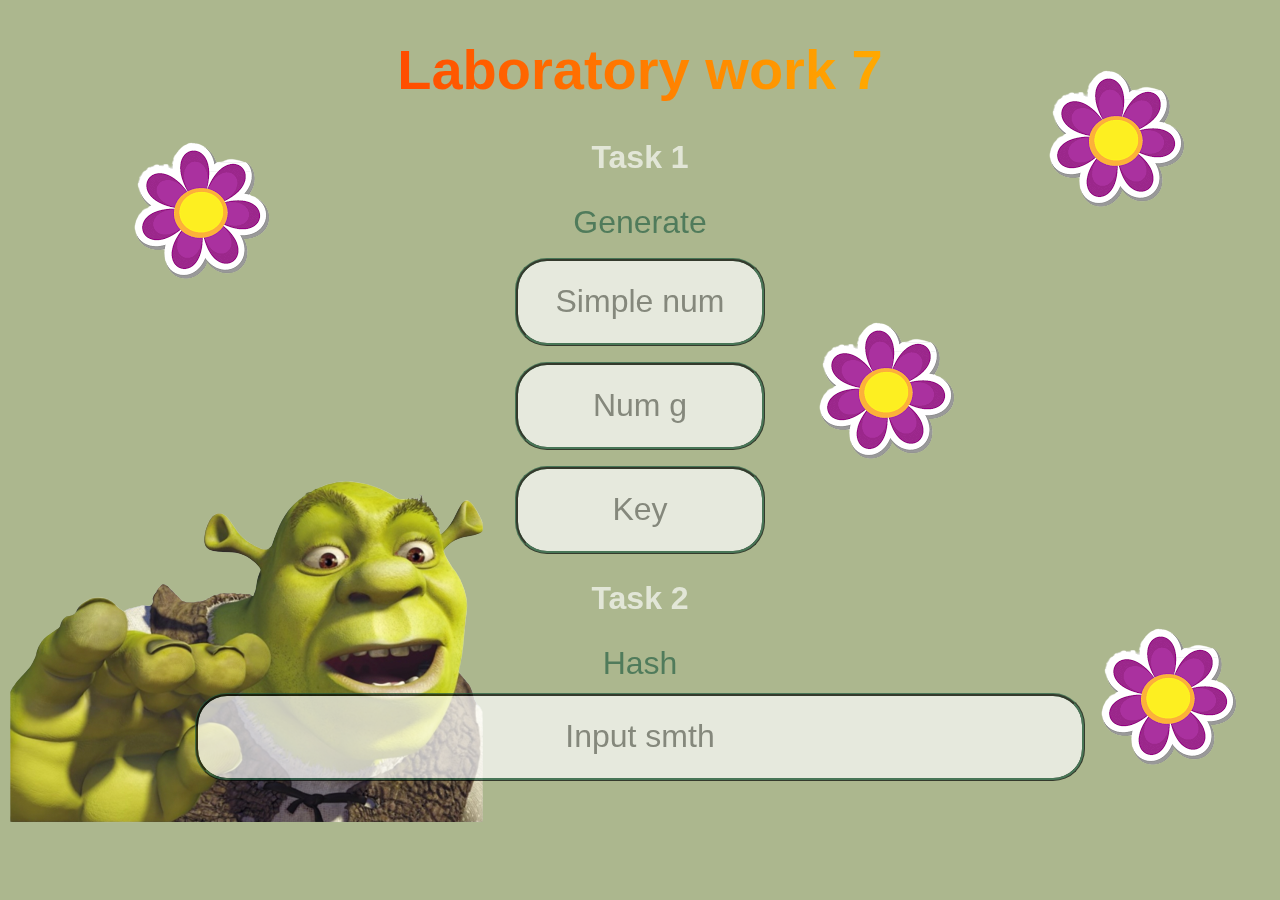
<file: lr7.html>
<!DOCTYPE html>
<html lang="en">
<head>
    <meta charset="UTF-8">
    <meta http-equiv="X-UA-Compatible" content="IE=edge">
    <meta name="viewport" content="width=device-width, initial-scale=1.0">
    <title>Shrek lr7</title>
    <link rel="stylesheet" href="style7.css">
</head>
<body>
    <h1>Laboratory work 7</h1>
    <button id = "bck" class="back back-margin"></button>

    <h2 class = 'hr-margin'>Task 1</h2>

    <img src="./imgs/cvetok.png" alt="" class="cvetok1">
    <img src="./imgs/cvetok.png" alt="" class="cvetok2">
    <img src="./imgs/cvetok.png" alt="" class="cvetok3">
    <img src="./imgs/cvetok.png" alt="" class="cvetok4">


    <button id = "gen1" class="generate">Generate</button>

    <input id = "key1" class = "key1" class="div" placeholder="Simple num">
    <input id = "key2" class = "key2" class="div" placeholder="Num g">

    <h4 class = 'error1' id = "no-var">Input password</h4>

    <input id = "fill" type ="text" class = "input-size input-margin" placeholder="Key" class="div"  readonly>

    <img src="./imgs/udivilsa.png" alt="" class="udivilsa">

    <h2 class = 'hr-margin'>Task 2</h2>

    <button id = "gen2" class="generate2">Hash</button>
    <input id = "fill2" type ="text" class = "input-size2 input-margin2" placeholder="Input smth" >
    <script src="script7.js"></script>
</body>
</html>
</file>
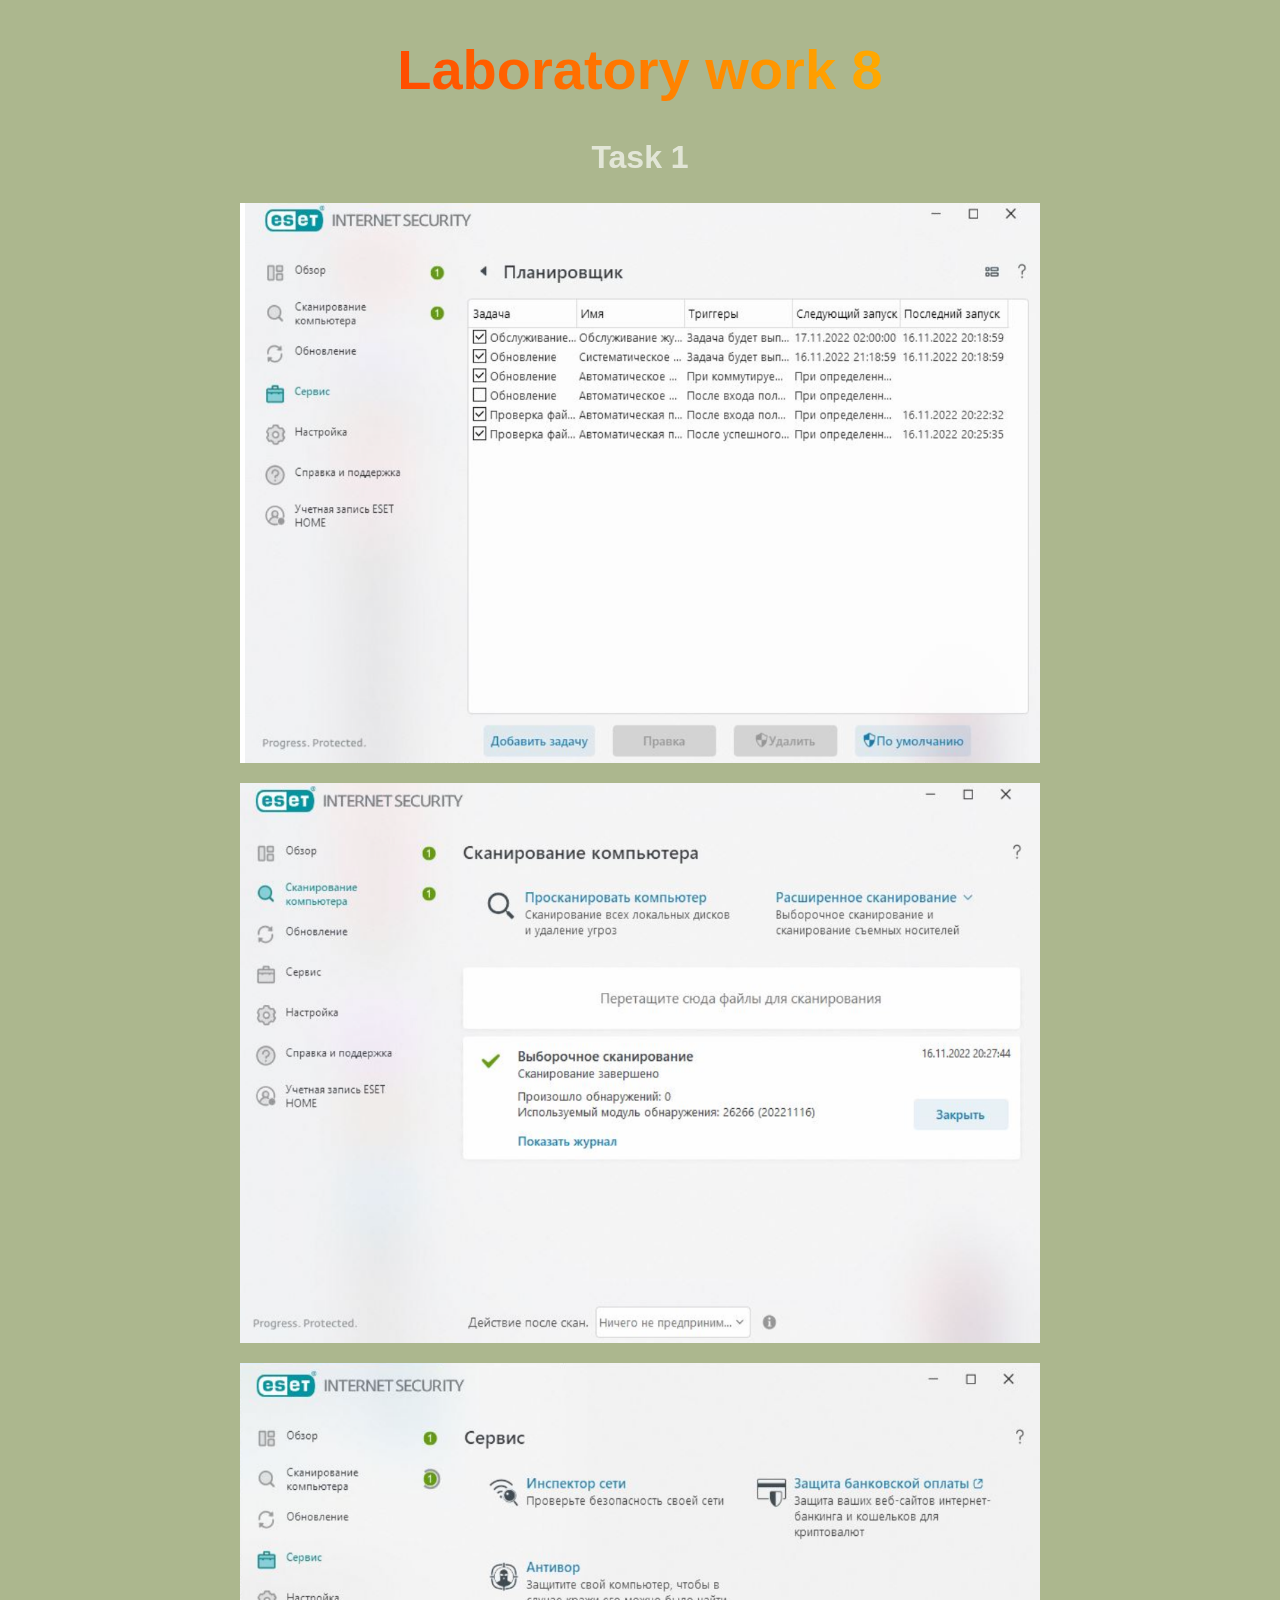
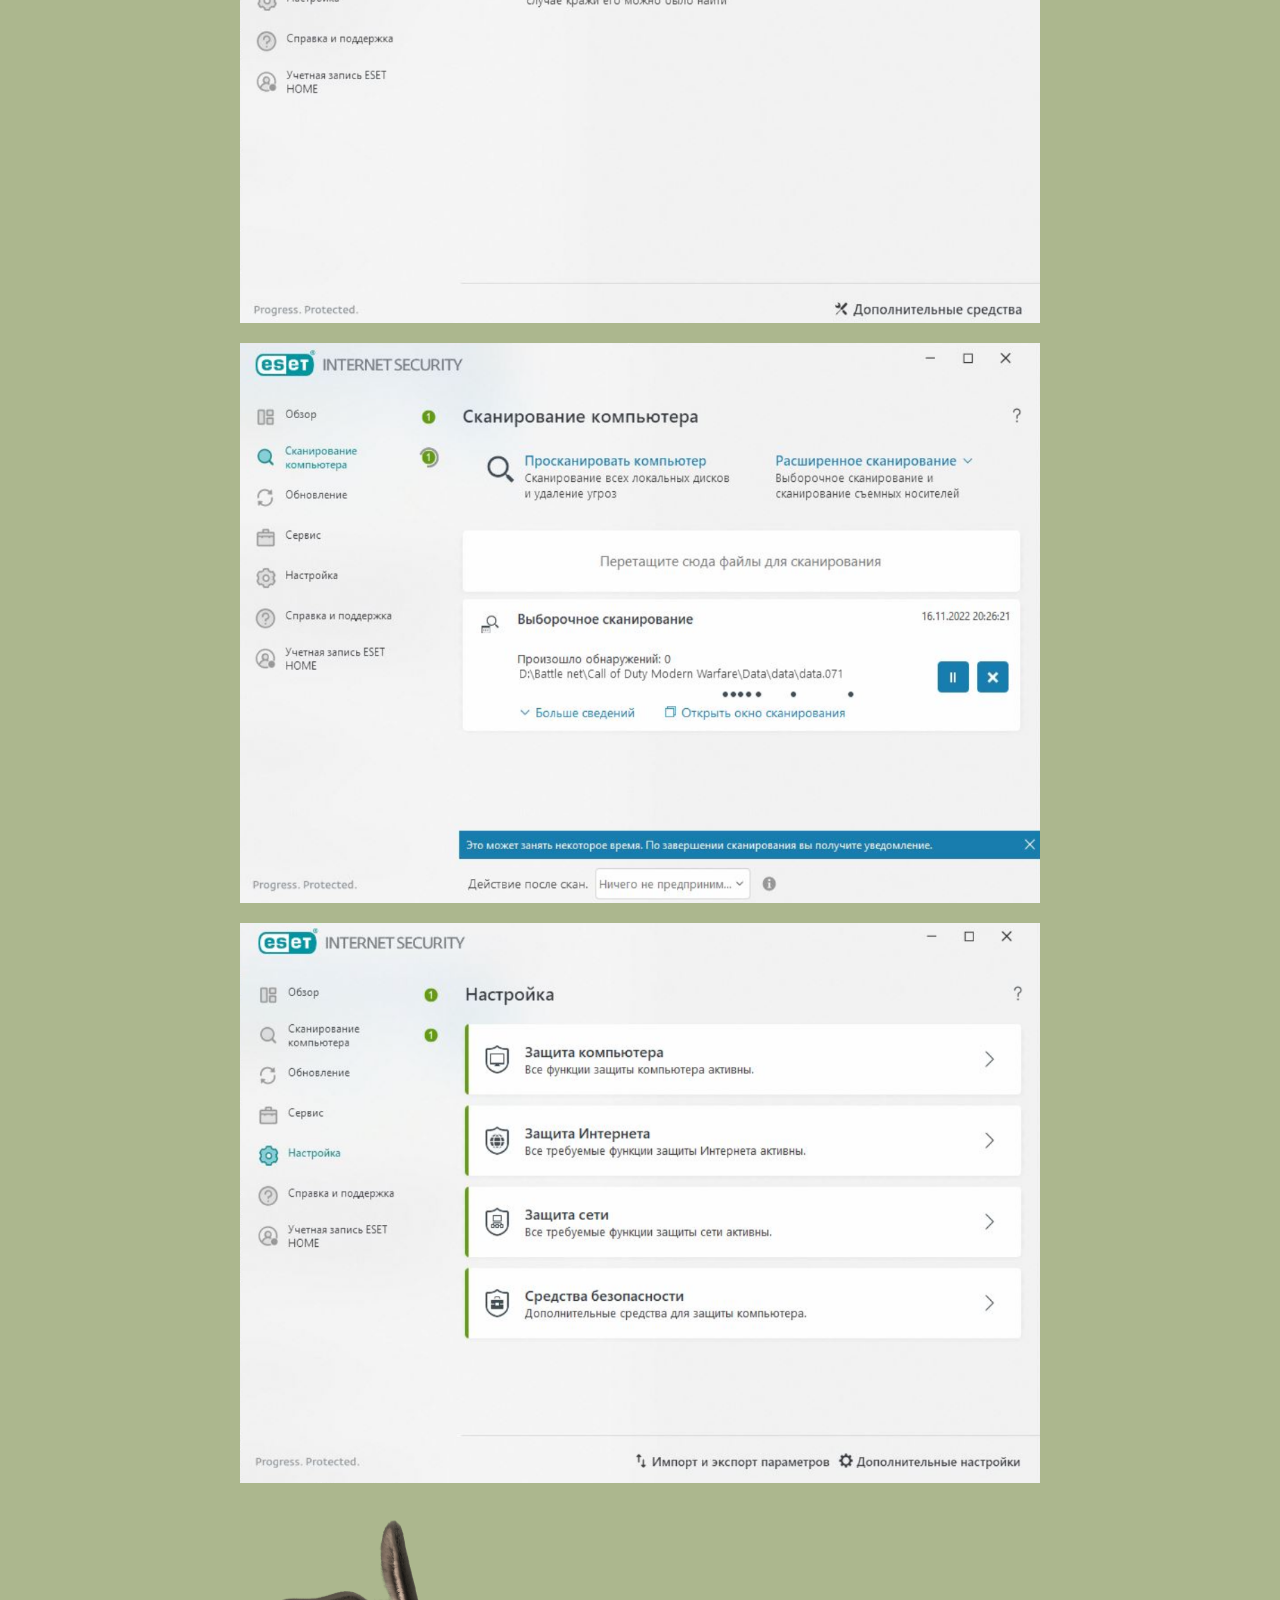
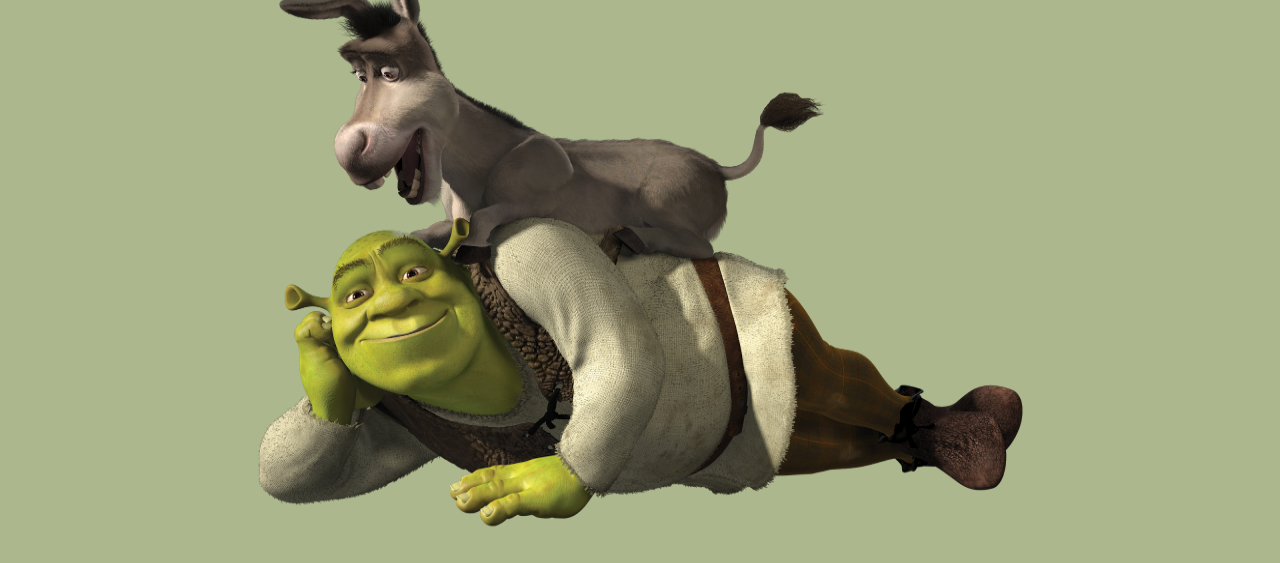
<file: lr8.html>
<!DOCTYPE html>
<html lang="en">
<head>
    <meta charset="UTF-8">
    <meta http-equiv="X-UA-Compatible" content="IE=edge">
    <meta name="viewport" content="width=device-width, initial-scale=1.0">
    <title>Shrek lr8</title>
    <link rel="stylesheet" href="style8.css">
</head>
<body>
    <h1>Laboratory work 8</h1>
    <h2>Task 1</h2>
    <p><img class="imgs" src="./imgs/8/1.png" alt=""></p>
    <p><img class="imgs" src="./imgs/8/2.png" alt=""></p>
    <p><img class="imgs" src="./imgs/8/3.png" alt=""></p>
    <p><img class="imgs" src="./imgs/8/4.png" alt=""></p>
    <p><img class="imgs" src="./imgs/8/5.png" alt=""></p>
    <p><img class="prishol" src="./imgs/prishol.png" alt=""></p>

</body>
</html>
</file>
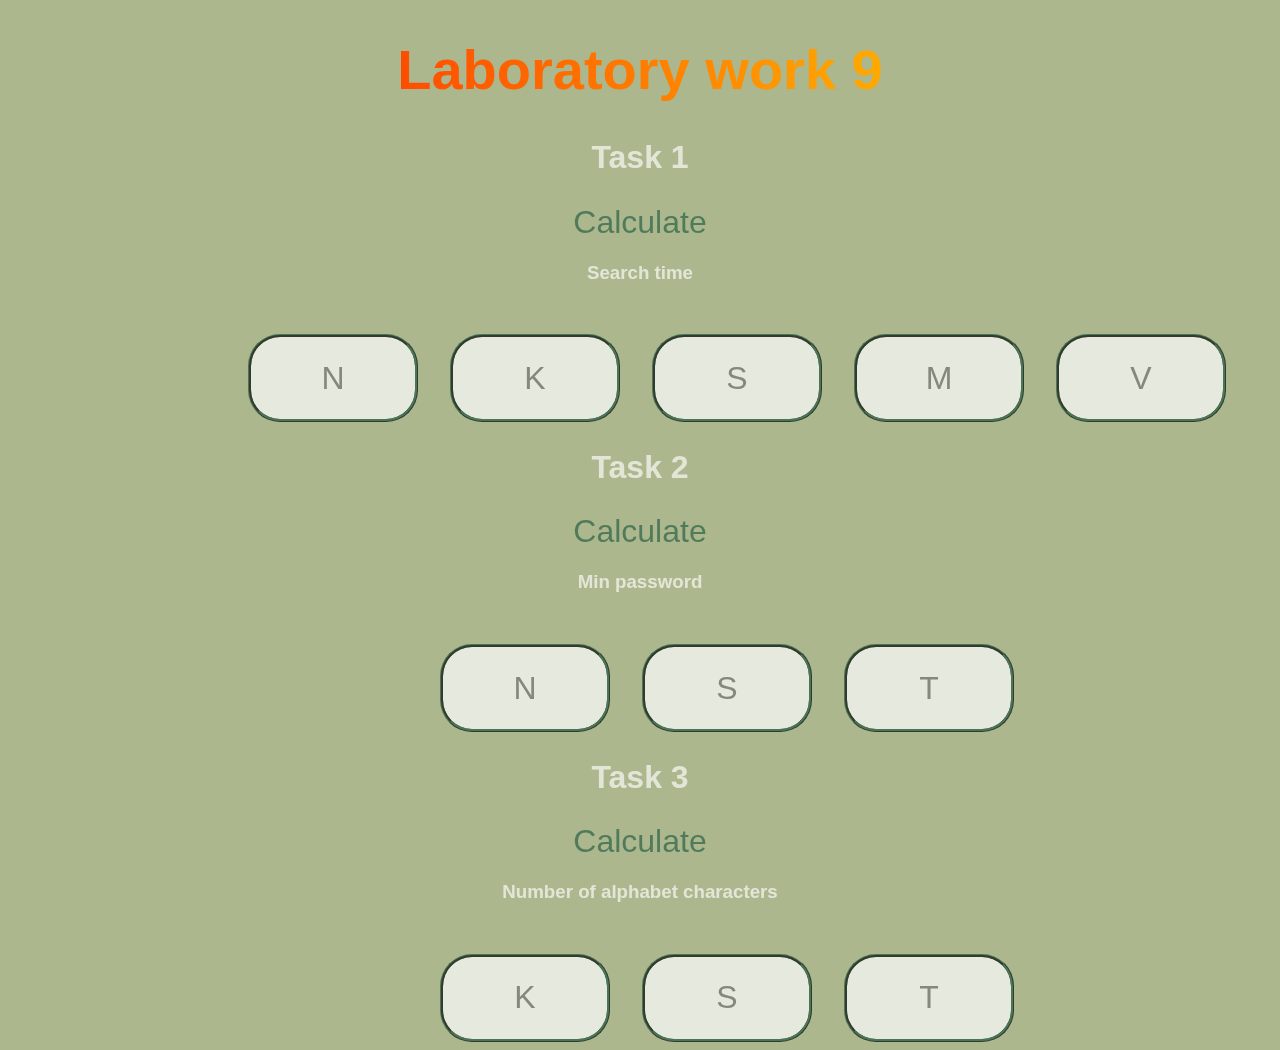
<file: lr9.html>
<!DOCTYPE html>
<html lang="en">
<head>
    <meta charset="UTF-8">
    <meta http-equiv="X-UA-Compatible" content="IE=edge">
    <meta name="viewport" content="width=device-width, initial-scale=1.0">
    <title>Shrek lr9</title>
    <link rel="stylesheet" href="style9.css">
</head>
<body>
    <h1>Laboratory work 9</h1>
    <div class="lr9__wrapper">
    <h2>Task 1</h2>
    <input type="button" id="claim" value="Calculate" onclick="Task1()" class="animate-fading">
    <div class="passLen">
        <h3>Search time</h3>
        <h3 id = "result1"></h3>
    </div>
    <div class="div">
        <input type="text" id="n" class = "txt r" placeholder="N">
        <input type="text" id="k"class = "txt" placeholder="K">
        <input type="text" id="s"class = "txt" placeholder="S">
        <input type="text" id="m"class = "txt" placeholder="M">
        <input type="text" id="v"class = "txt" placeholder="V">
    </div>  
      
    <h2>Task 2</h2>
    <input type="button" id="claim" value="Calculate" onclick="Task2()" class="animate-fading">
    <div class="passLen">
        <h3>Min password <length></length></h3>
        <h3 id = "result2"></h3>
    </div>
    <div class="div">
        <input type = "text" id = "n2" class = "txt s" placeholder="N">
        <input type = "text" id = "s2" class = "txt" placeholder="S">
        <input type = "text" id = "t2" class = "txt" placeholder="T">
   </div>

    <h2>Task 3</h2>
    <input type="button" id="claim" value="Calculate" onclick="Task3()" class="animate-fading">
    <div class="passLen">
        <h3>Number of alphabet characters</h3>
        <h3 id = "result3"> </h3>
    </div>
    <div class="div">
        <input type = "text" id = "k3" class = "txt s" placeholder="K">
        <input type = "text" id = "s3" class = "txt" placeholder="S">
        <input type = "text" id = "t3" class = "txt" placeholder="T">
    </div>
    </div>
    <script src="script9.js"></script>
</body>
</html>
</file>
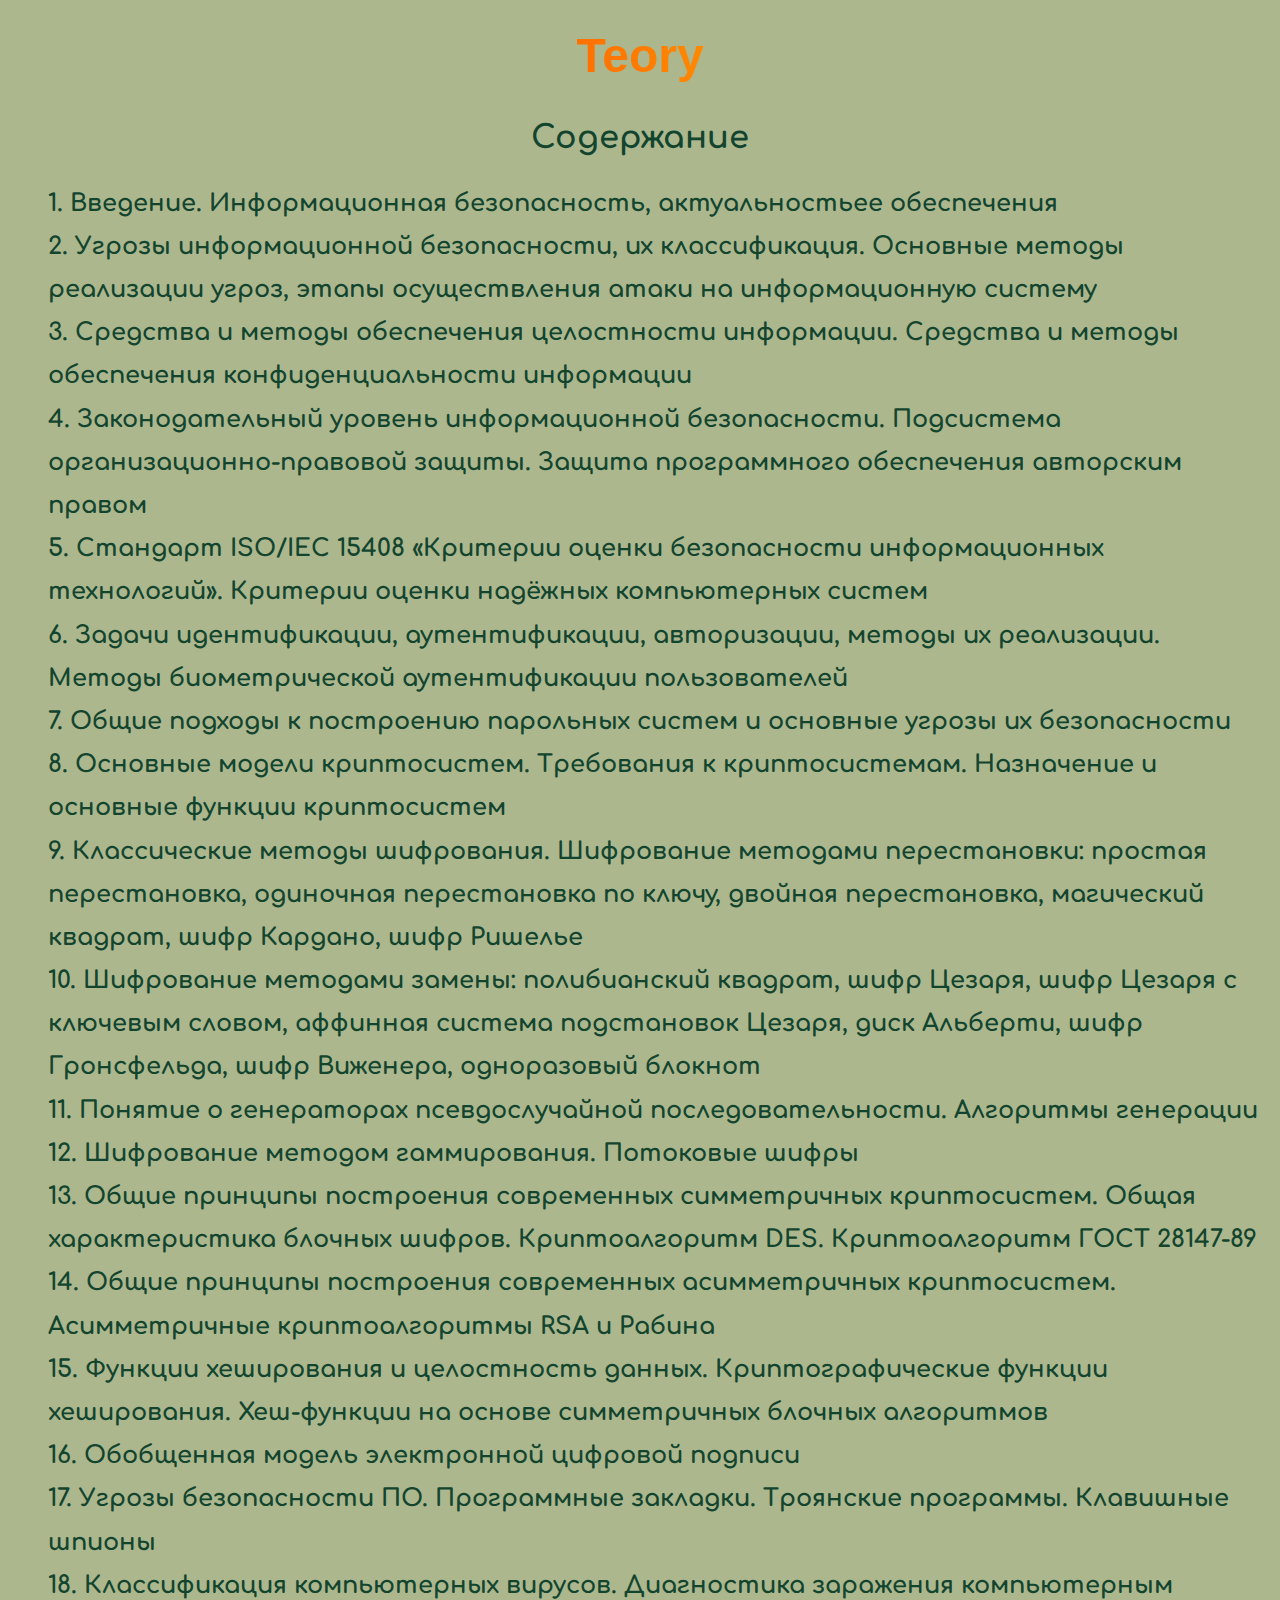
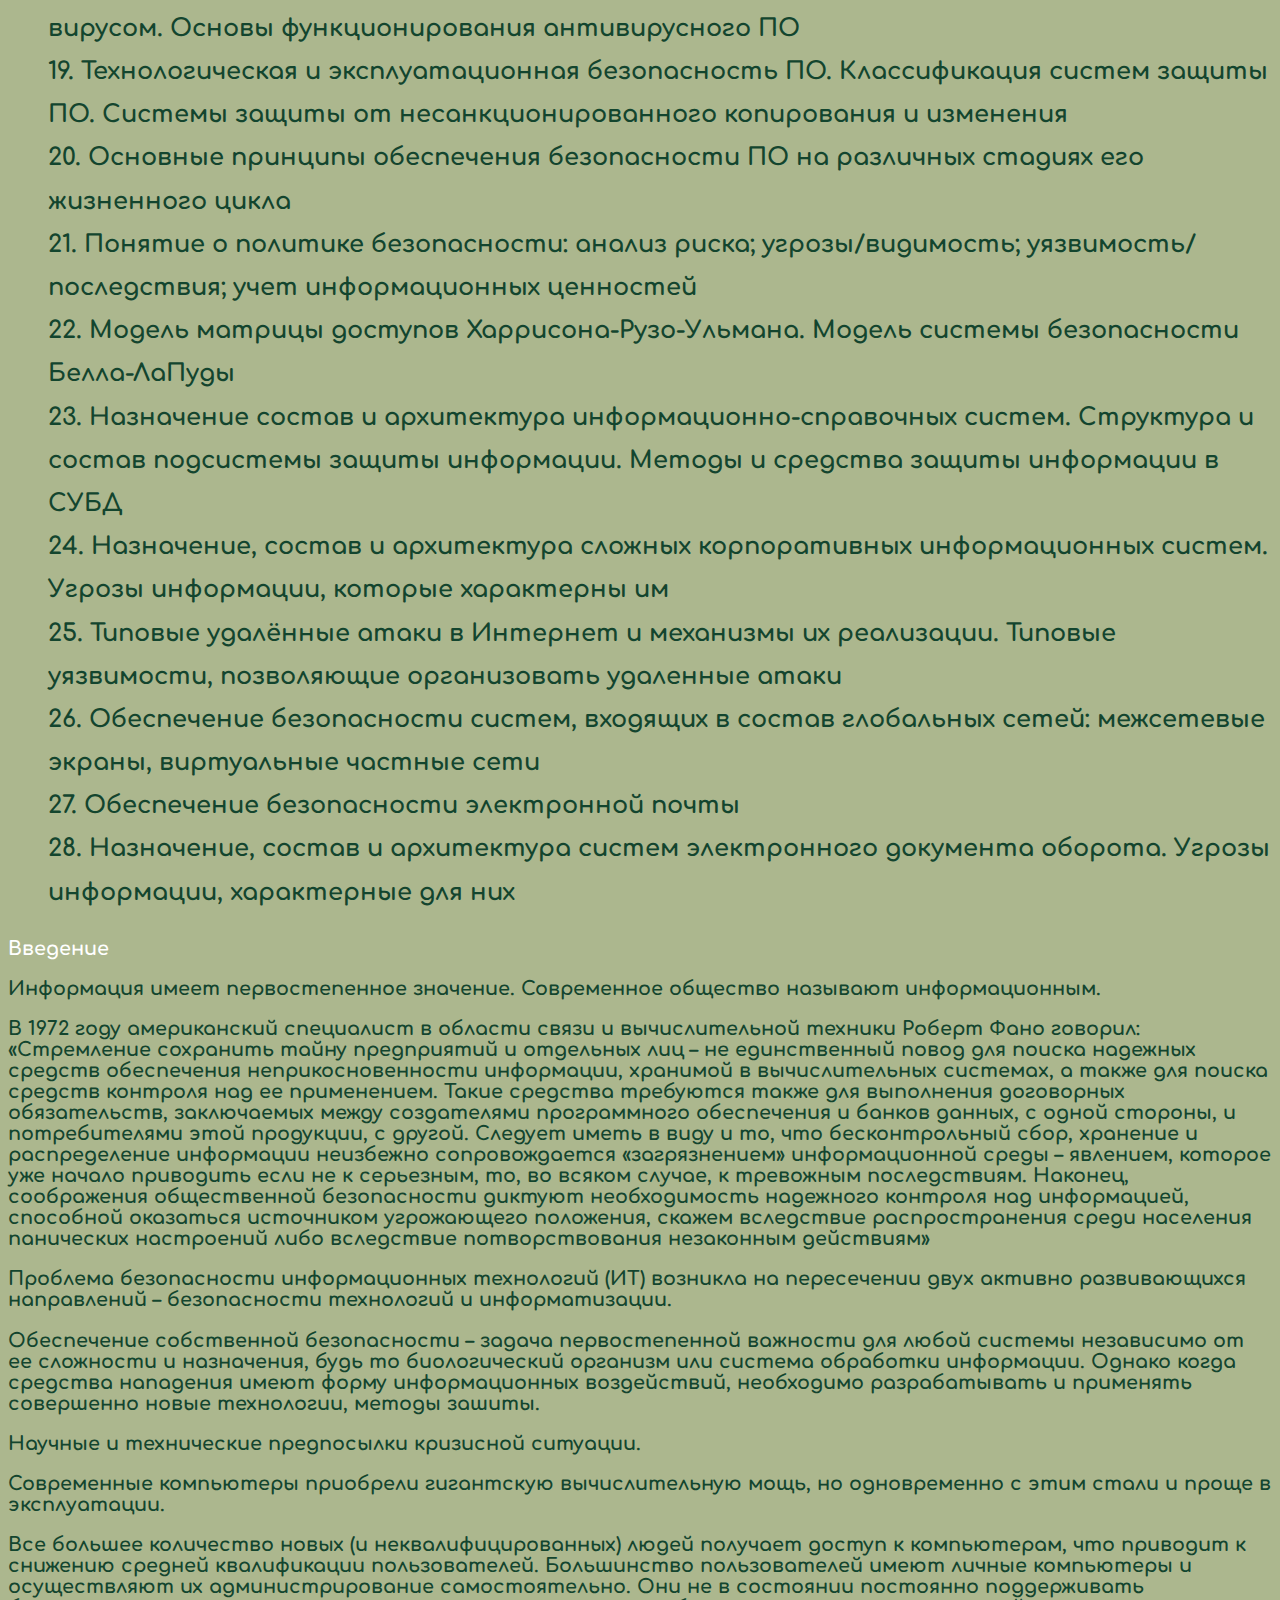
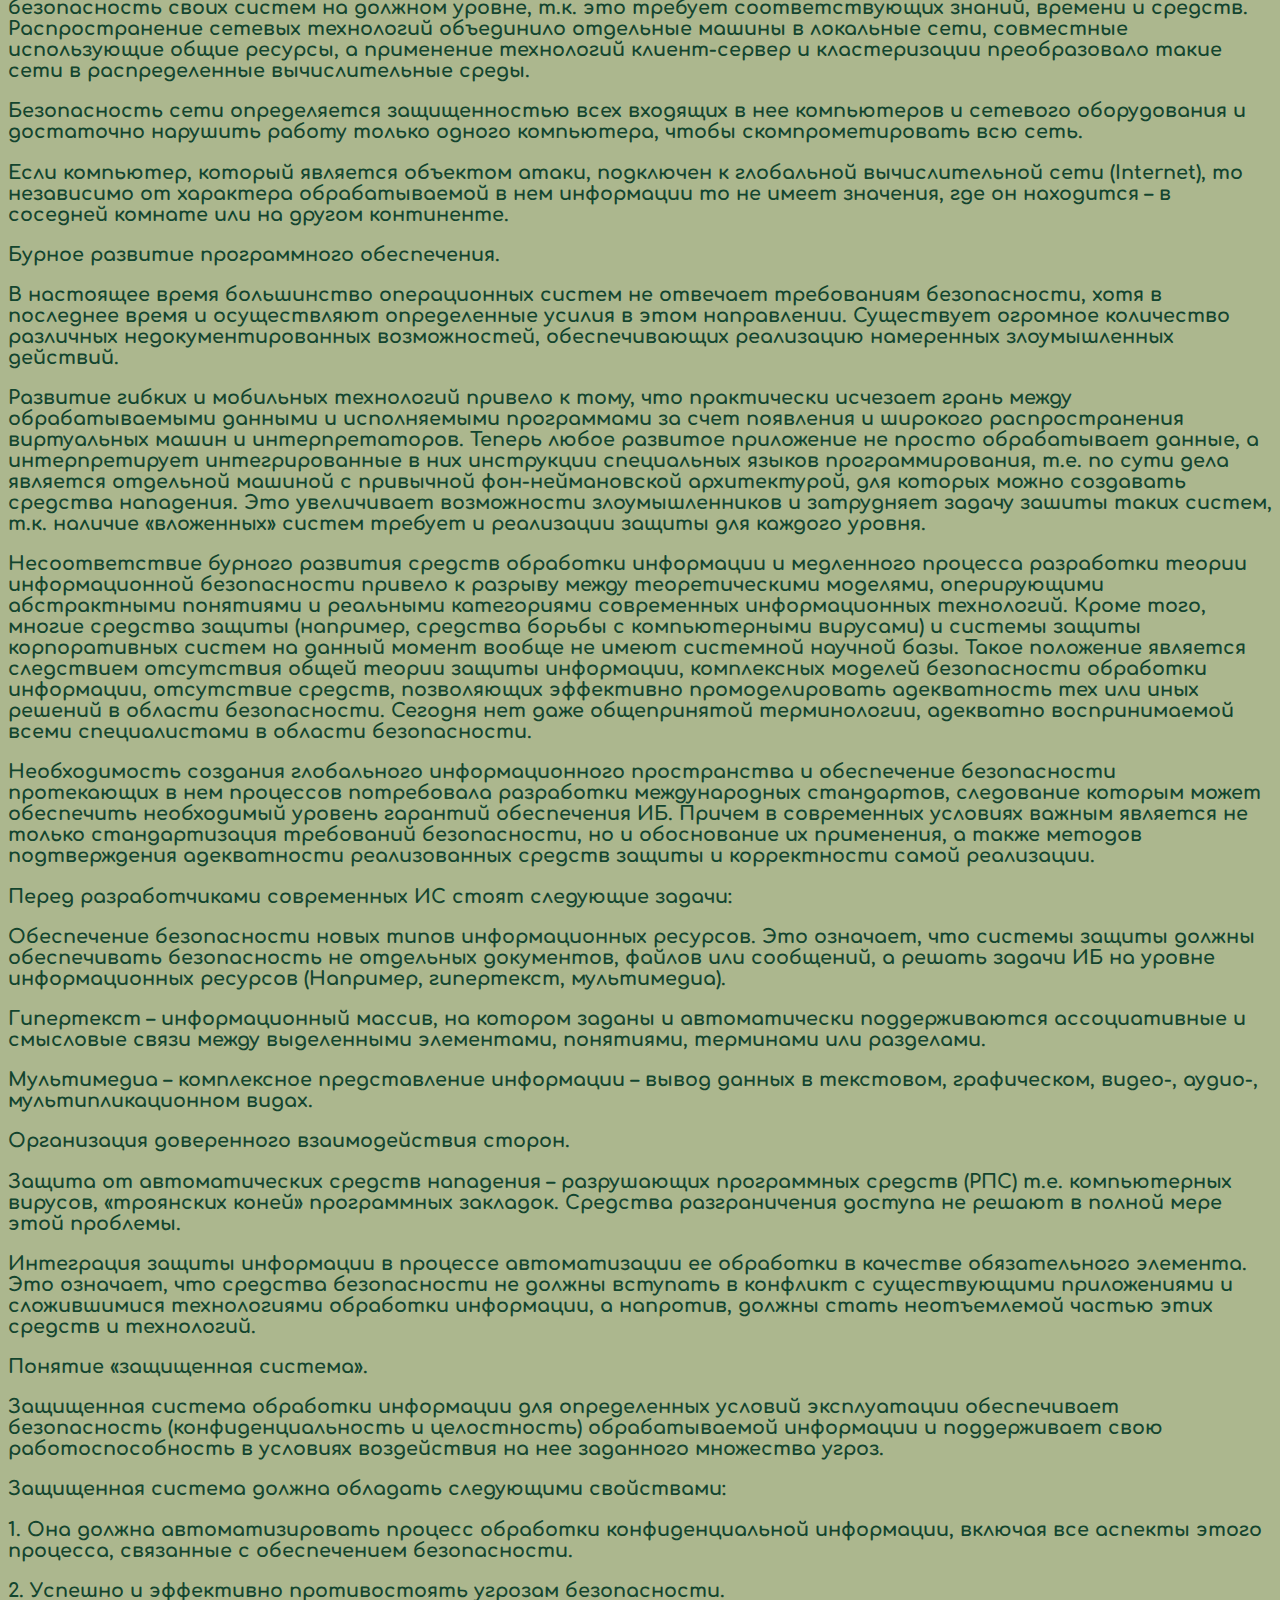
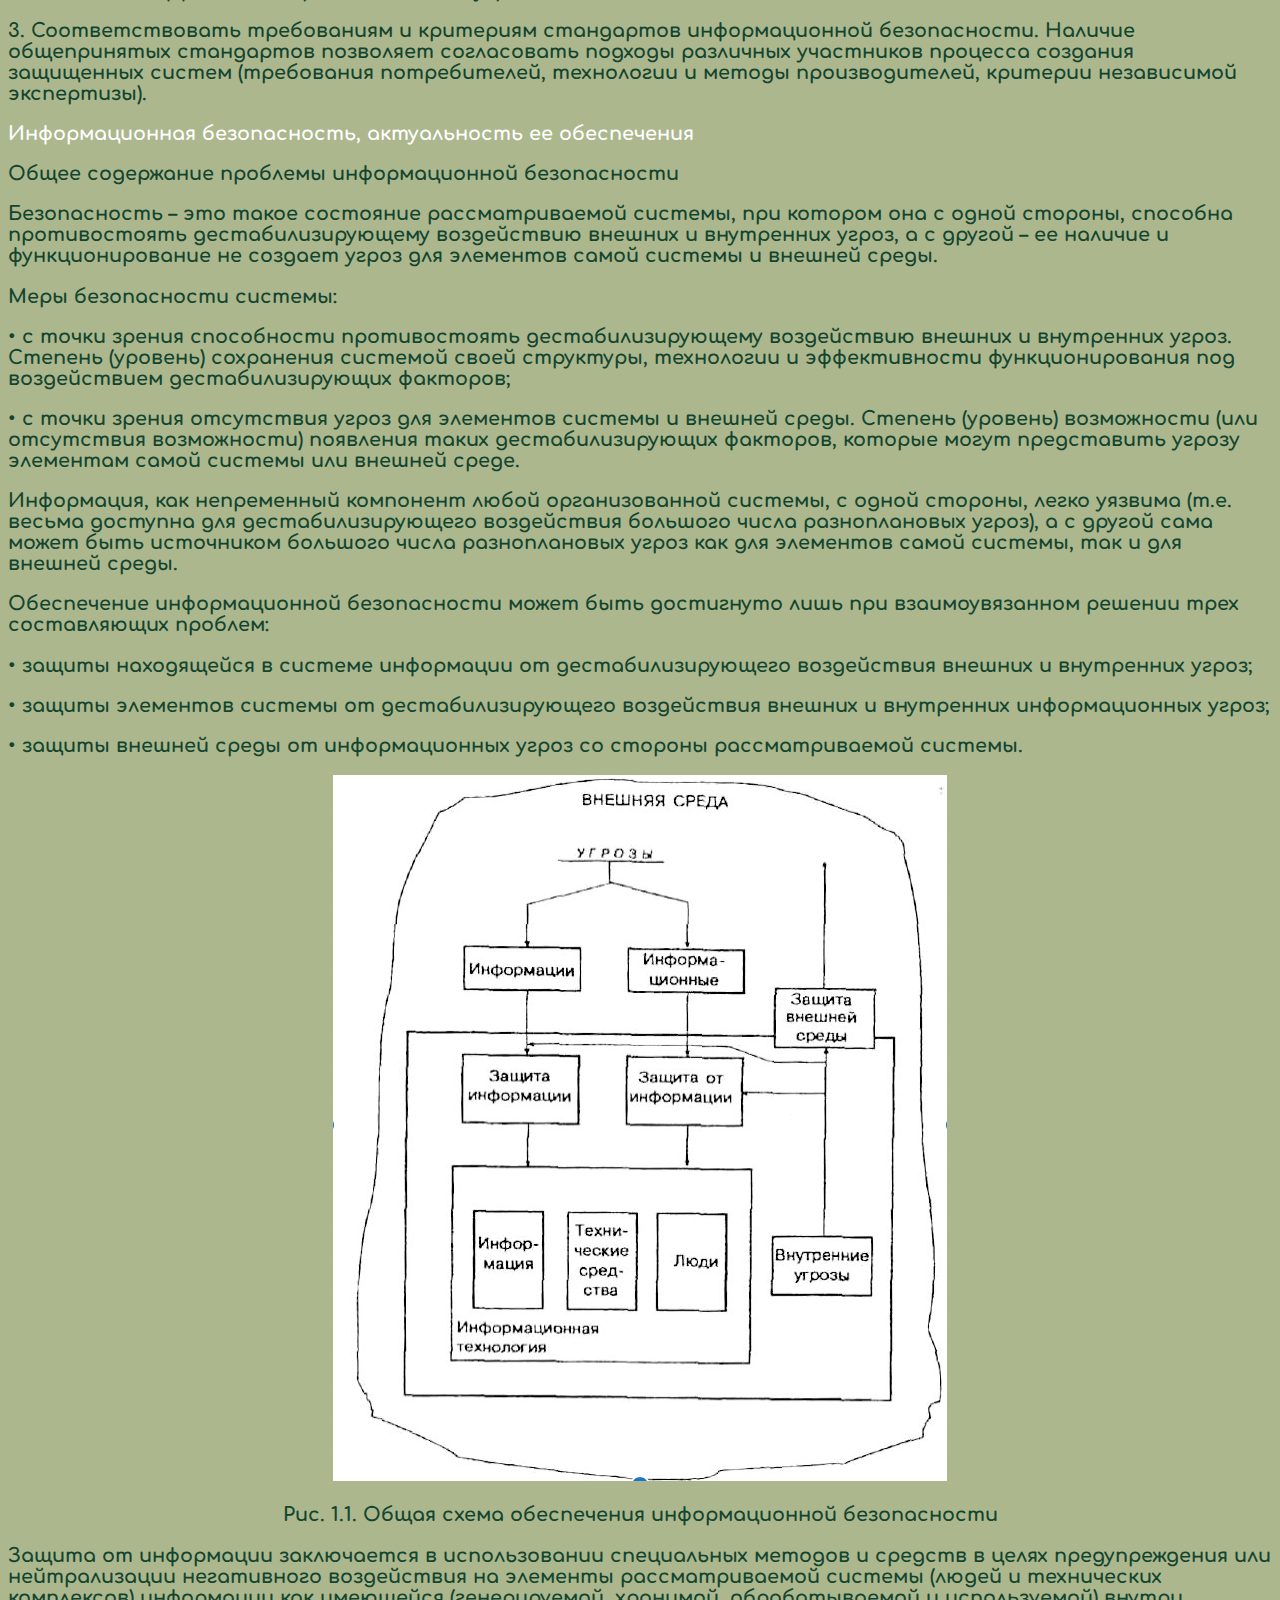
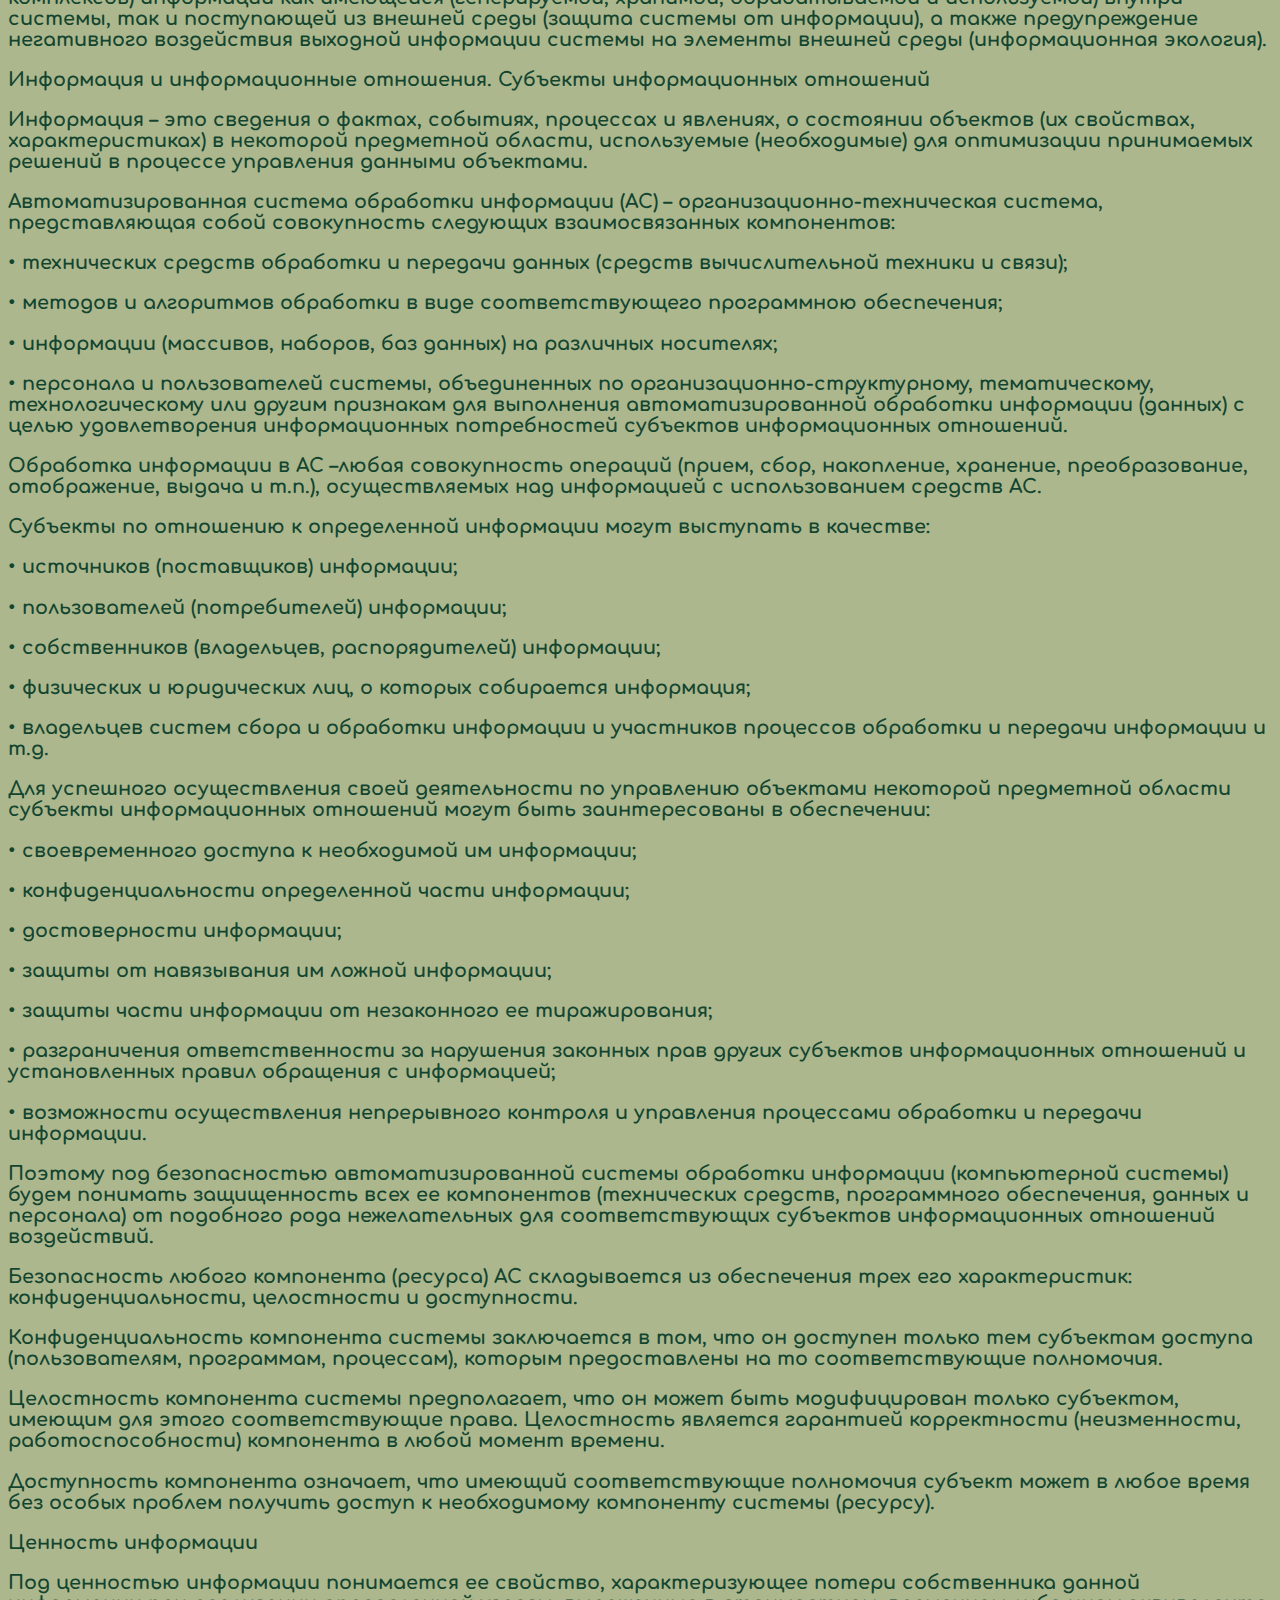
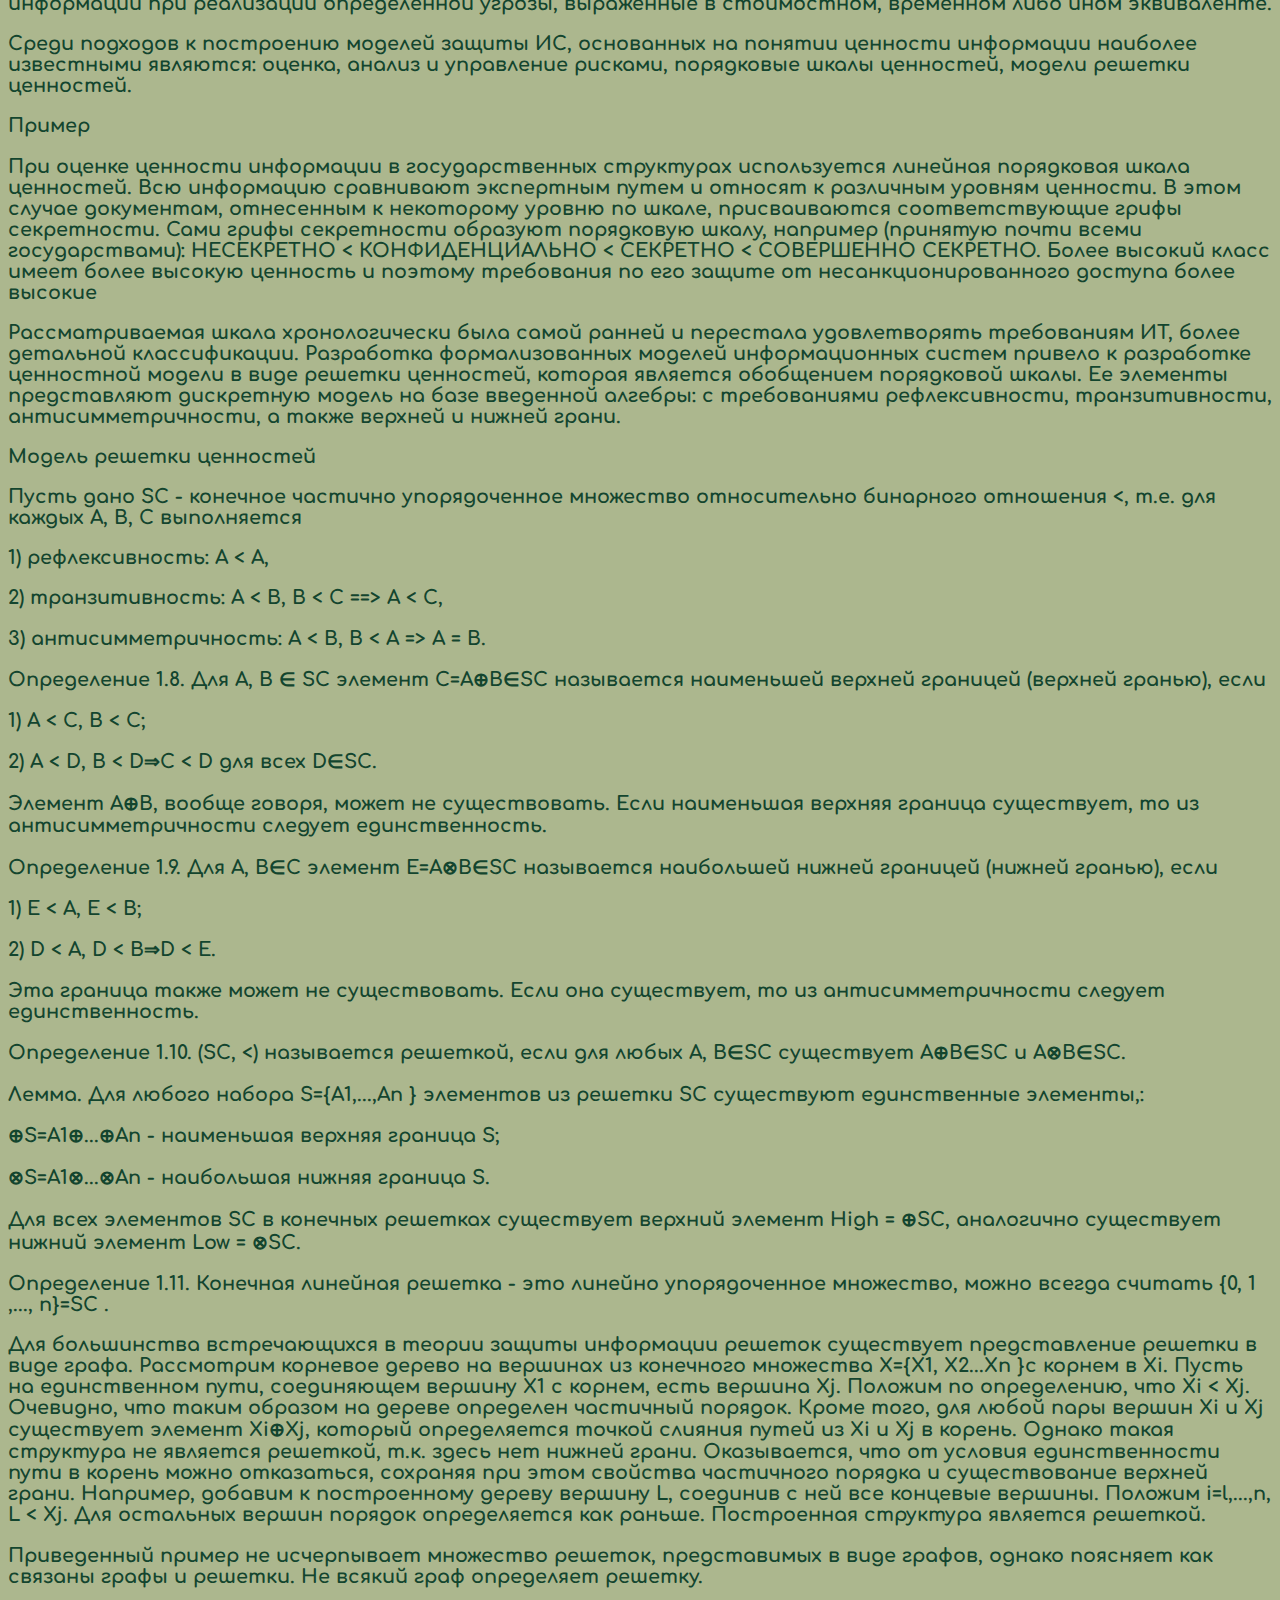
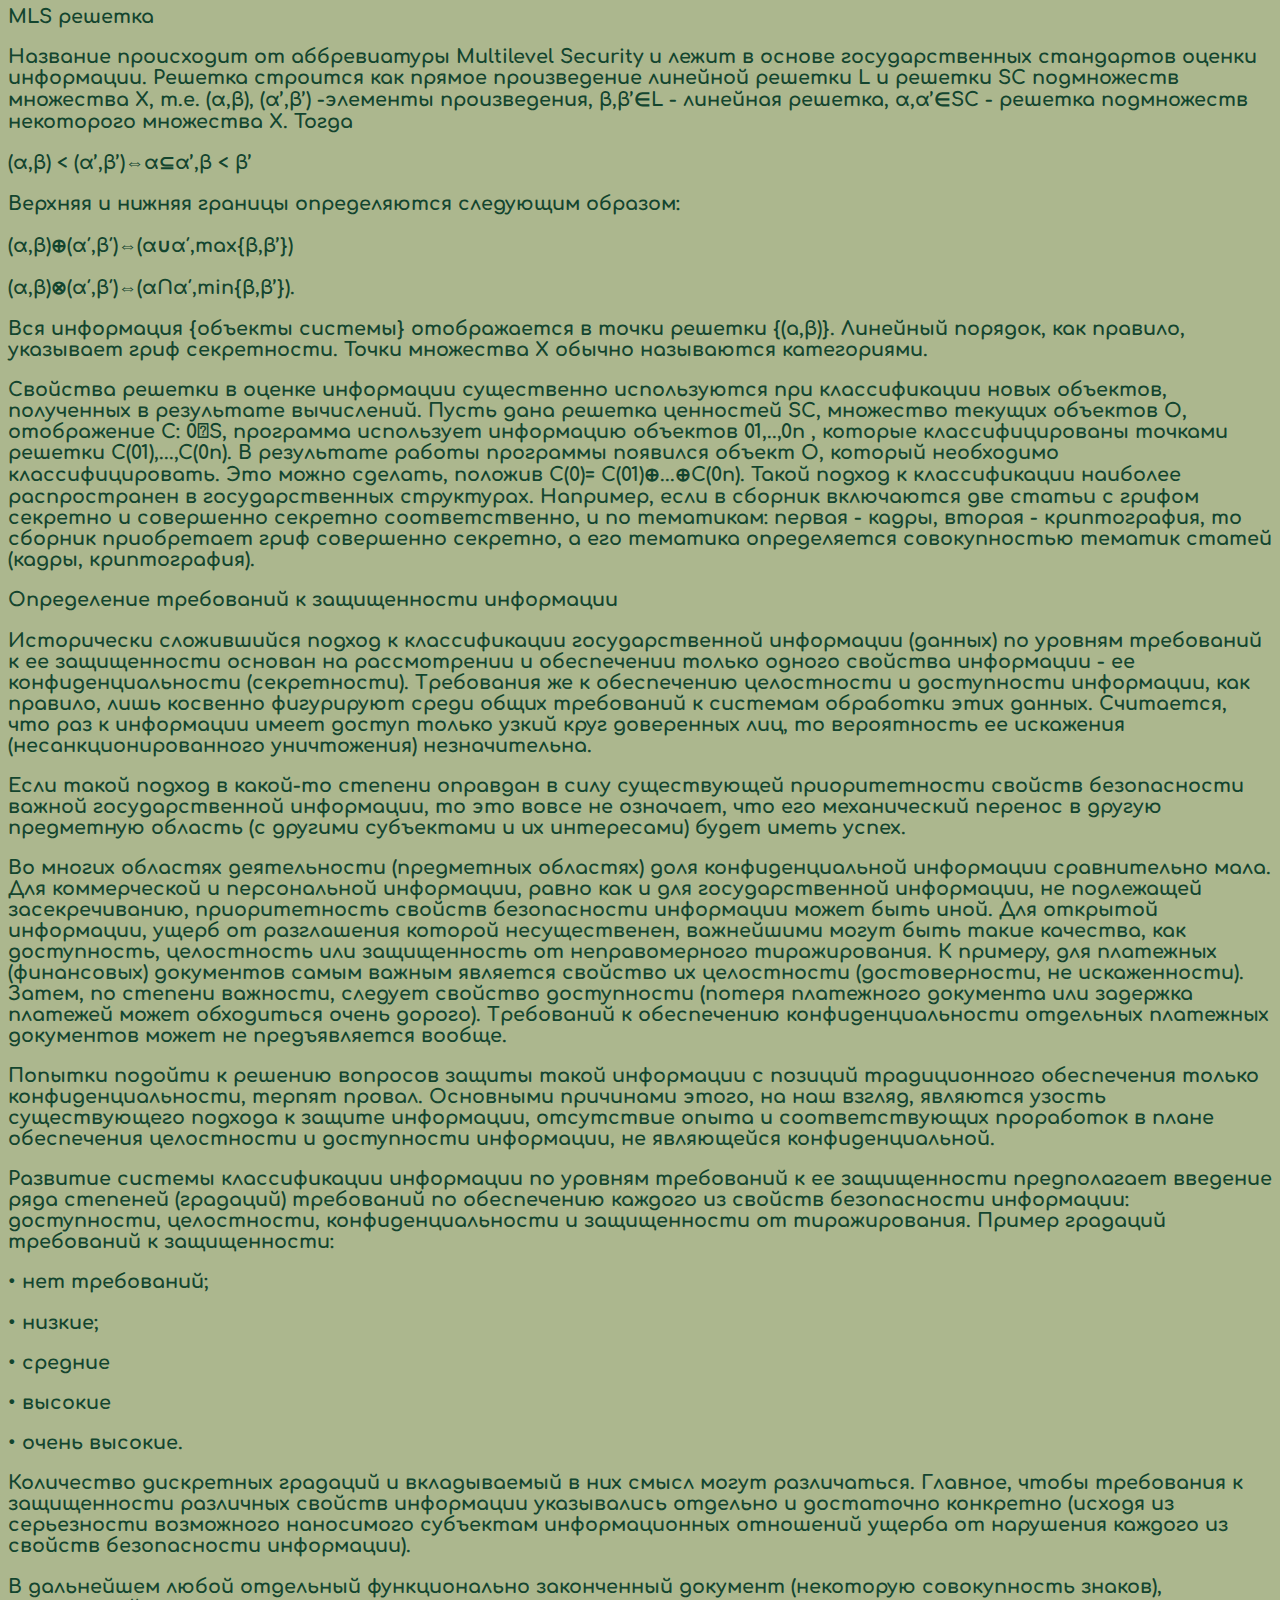
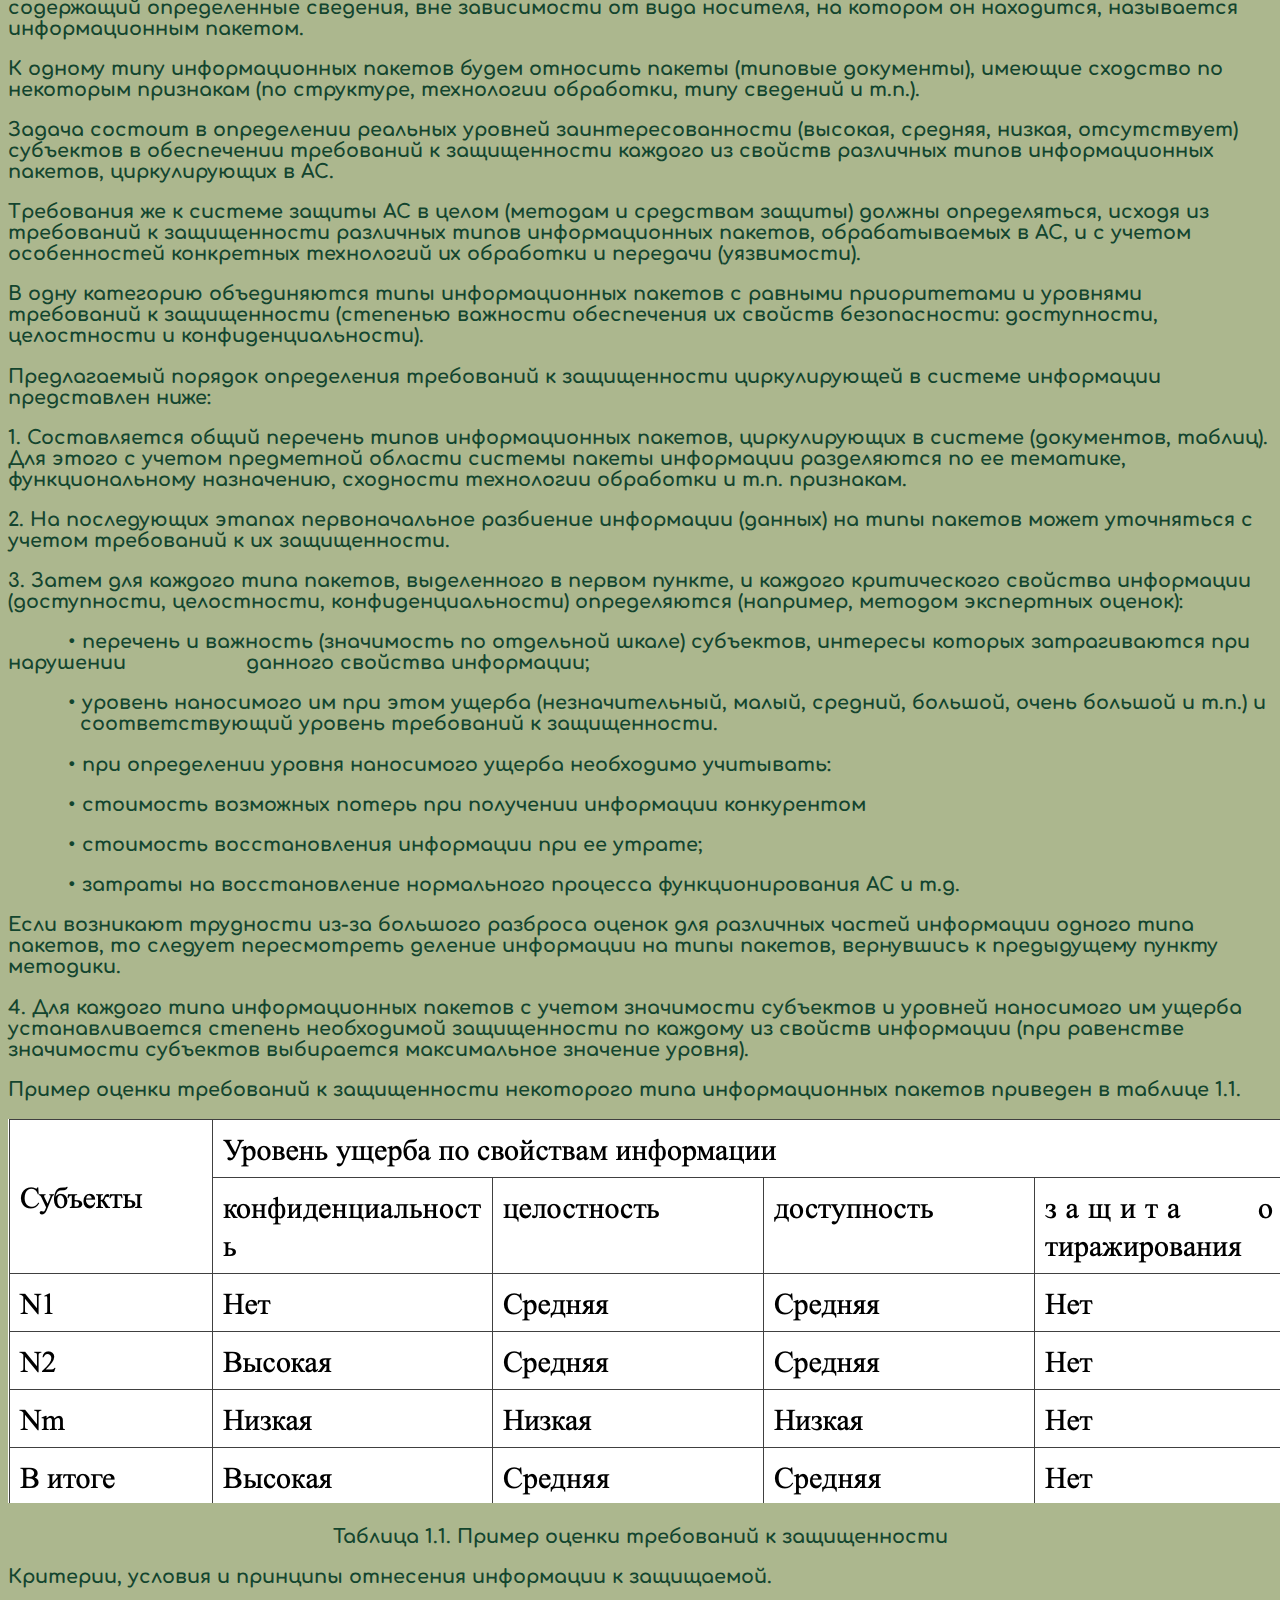
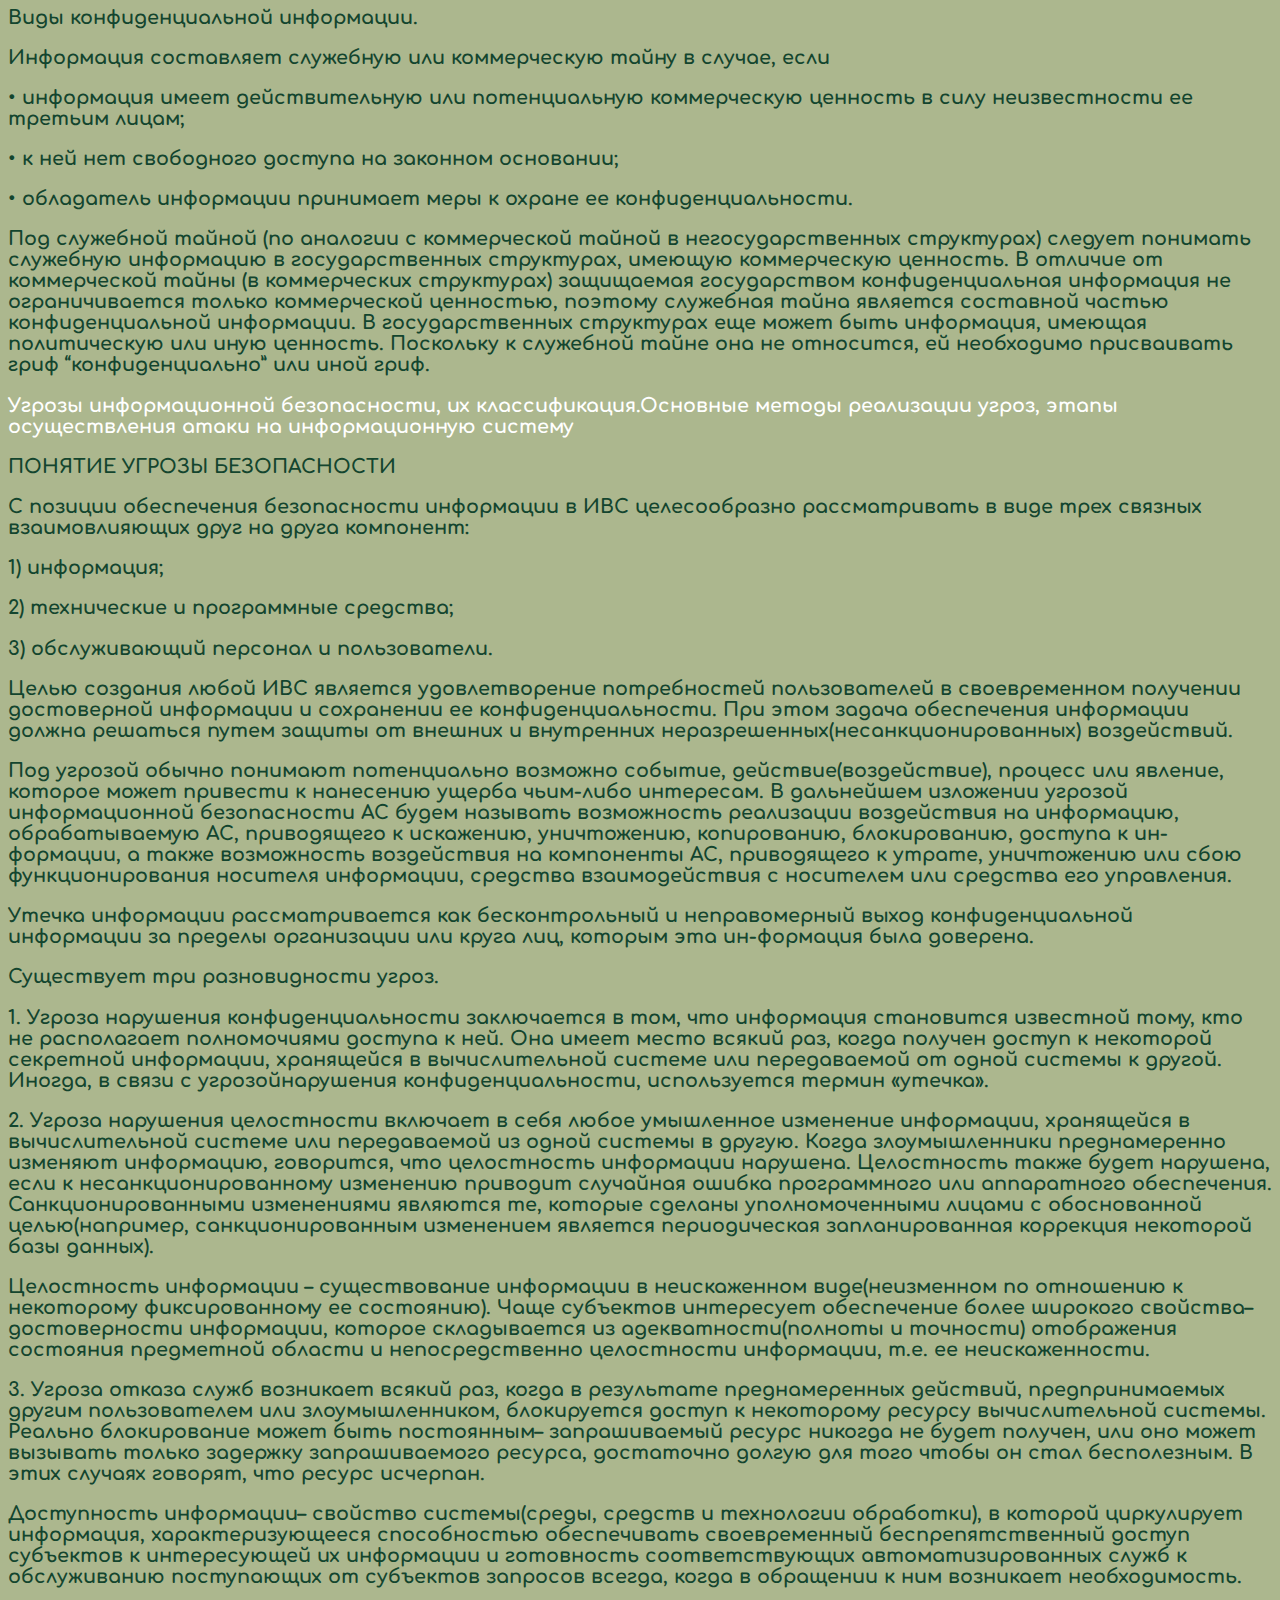
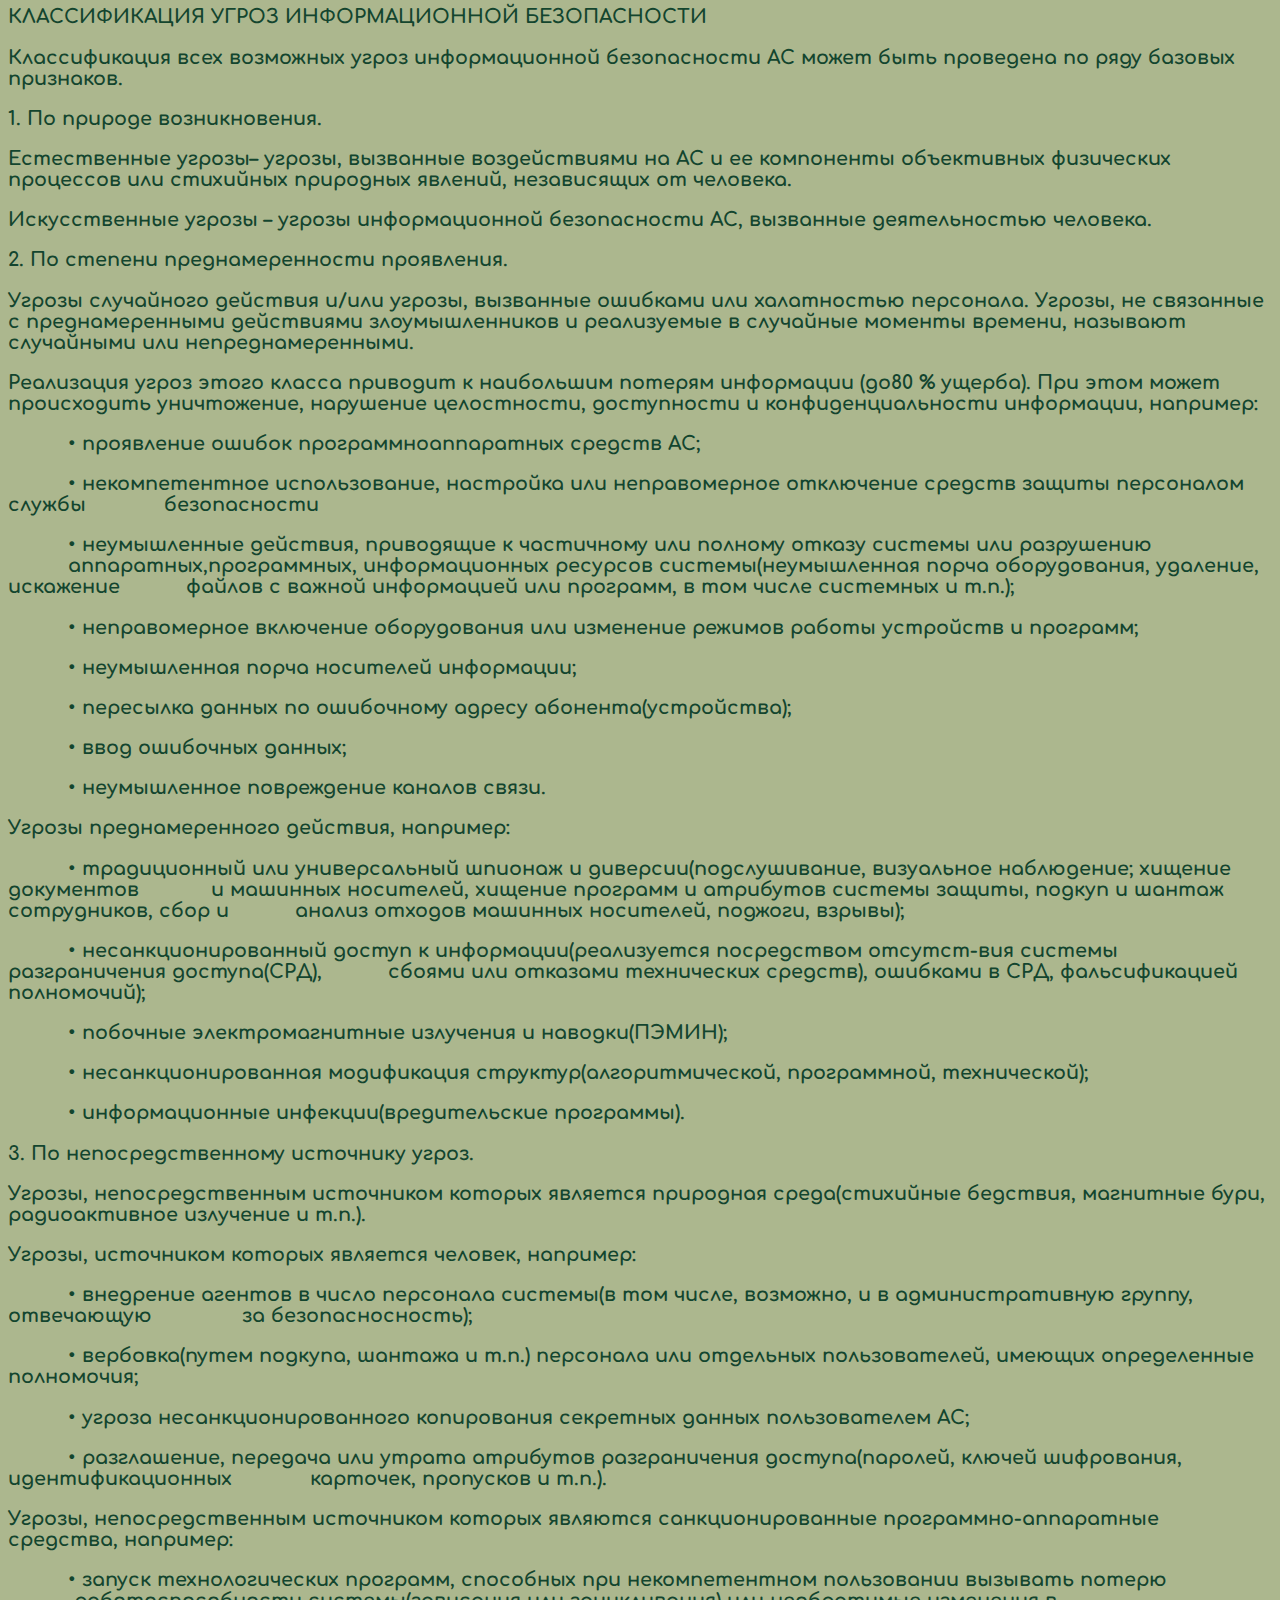
<file: teory.html>
<!DOCTYPE html>
<html lang="en">
<head>
    <meta charset="UTF-8">
    <meta http-equiv="X-UA-Compatible" content="IE=edge">
    <meta name="viewport" content="width=device-width, initial-scale=1.0">
    <title>Teory</title>
    <link rel="stylesheet" href="teory.css">
    <link rel="preconnect" href="https://fonts.googleapis.com">
    <link rel="preconnect" href="https://fonts.gstatic.com" crossorigin>
    <link href="https://fonts.googleapis.com/css2?family=Comfortaa&display=swap" rel="stylesheet">
</head>
<body>
    <h1>Teory</h1>
    <h2><strong>Содержание</strong></h2>
    <h3>
        <ul>
            <li><a href="#1">1. Введение. Информационная безопасность, актуальностьее обеспечения</a></li>
            <li><a href="#2">2. Угрозы информационной безопасности, их классификация. Основные методы реализации угроз, этапы осуществления атаки на информационную систему	</a></li>
            <li><a href="#3">3. Средства и методы обеспечения целостности информации. Средства и методы обеспечения конфиденциальности информации</a></li>
            <li><a href="#4">4. Законодательный уровень информационной безопасности. Подсистема организационно-правовой защиты. Защита программного обеспечения авторским правом</a></li>
            <li><a href="#5">5. Стандарт ISO/IEC 15408 «Критерии оценки безопасности информационных технологий». Критерии оценки надёжных компьютерных систем</a></li>
            <li><a href="#6">6. Задачи идентификации, аутентификации, авторизации, методы их реализации. Методы биометрической аутентификации пользователей	</a></li>
            <li><a href="#7">7. Общие подходы к построению парольных систем и основные угрозы их безопасности	</a></li>
            <li><a href="#8">8. Основные модели криптосистем. Требования к криптосистемам. Назначение и основные функции криптосистем</a></li>
            <li><a href="#9">9. Классические методы шифрования. Шифрование методами перестановки: простая перестановка, одиночная перестановка по ключу, двойная перестановка, магический квадрат, шифр Кардано, шифр Ришелье</a>	</li>
            <li><a href="#10">10. Шифрование методами замены: полибианский квадрат, шифр Цезаря, шифр Цезаря с ключевым словом, аффинная система подстановок Цезаря, диск Альберти, шифр Гронсфельда, шифр Виженера, одноразовый блокнот	</a></li>
            <li><a href="#11">11. Понятие о генераторах псевдослучайной последовательности. Алгоритмы генерации</a></li>
            <li><a href="#12">12. Шифрование методом гаммирования. Потоковые шифры</a></li>
            <li><a href="#13">13. Общие принципы построения современных симметричных криптосистем. Общая характеристика блочных шифров. Криптоалгоритм DES. Криптоалгоритм ГОСТ 28147-89</a>	</li>
            <li><a href="#14">14. Общие принципы построения современных асимметричных криптосистем. Асимметричные криптоалгоритмы RSA и Рабина	</a></li>
            <li><a href="#15">15. Функции хеширования и целостность данных. Криптографические функции хеширования. Хеш-функции на основе симметричных блочных алгоритмов</a></li>
            <li><a href="#16">16. Обобщенная модель электронной цифровой подписи	</a></li>
            <li><a href="#17">17. Угрозы безопасности ПО. Программные закладки. Троянские программы. Клавишные шпионы</a></li>
            <li><a href="#18">18. Классификация компьютерных вирусов. Диагностика заражения компьютерным вирусом. Основы функционирования антивирусного ПО</a>	</li>
            <li><a href="#19">19. Технологическая и эксплуатационная безопасность ПО. Классификация систем защиты ПО. Системы защиты от несанкционированного копирования и изменения</a></li>
            <li><a href="#20">20. Основные принципы обеспечения безопасности ПО на различных стадиях его жизненного цикла</a></li>
            <li><a href="21">21. Понятие о политике безопасности: анализ риска; угрозы/видимость; уязвимость/последствия; учет информационных ценностей</a>	</li>
            <li><a href="#22">22. Модель матрицы доступов Харрисона-Рузо-Ульмана. Модель системы безопасности Белла-ЛаПуды</a></li>
            <li><a href="#23">23. Назначение состав и архитектура информационно-справочных систем. Структура и состав подсистемы защиты информации. Методы и средства защиты информации в СУБД</li>
            <li><a href="#24">24. Назначение, состав и архитектура сложных корпоративных информационных систем. Угрозы информации, которые характерны им</a></li>
            <li><a href="#25">25. Типовые удалённые атаки в Интернет и механизмы их реализации. Типовые уязвимости, позволяющие организовать удаленные атаки</a></li>
            <li><a href="#26">26. Обеспечение безопасности систем, входящих в состав глобальных сетей: межсетевые экраны, виртуальные частные сети</a></li>
            <li><a href="#27">27. Обеспечение безопасности электронной почты</a></li>
            <li><a href="#28">28. Назначение, состав и архитектура систем электронного документа оборота. Угрозы информации, характерные для них</a></li>
        </ul>
    </h3>
    <h4>
        <a name="1">
            <p class="title">Введение<br> </p>
            <p>Информация имеет первостепенное значение. Современное общество называют информационным.</p>
            <p>В 1972 году американский специалист в области связи и вычислительной техники Роберт Фано говорил: «Стремление сохранить тайну предприятий и отдельных лиц – не единственный повод для поиска надежных средств обеспечения неприкосновенности информации, хранимой в вычислительных системах, а также для поиска средств контроля над ее применением. Такие средства требуются также для выполнения договорных обязательств, заключаемых между создателями программного обеспечения и банков данных, с одной стороны, и потребителями этой продукции, с другой. Следует иметь в виду и то, что бесконтрольный сбор, хранение и распределение информации неизбежно сопровождается «загрязнением» информационной среды – явлением, которое уже начало приводить если не к серьезным, то, во всяком случае, к тревожным последствиям. Наконец, соображения общественной безопасности диктуют необходимость надежного контроля над информацией, способной оказаться источником угрожающего положения, скажем вследствие распространения среди населения панических настроений либо вследствие потворствования незаконным действиям»</p>
            <p>Проблема безопасности информационных технологий (ИТ) возникла на пересечении двух активно развивающихся направлений – безопасности технологий и информатизации.</p>
            <p>Обеспечение собственной безопасности – задача первостепенной важности для любой системы независимо от ее сложности и назначения, будь то биологический организм или система обработки информации. Однако когда средства нападения имеют форму информационных воздействий, необходимо разрабатывать и применять совершенно новые технологии, методы зашиты.</p>
            <p>Научные и технические предпосылки кризисной ситуации.</p>
            <p>Современные компьютеры приобрели гигантскую вычислительную мощь, но одновременно с этим стали и проще в эксплуатации.</p>
            <p>Все большее количество новых (и неквалифицированных) людей получает доступ к компьютерам, что приводит к снижению средней квалификации пользователей. Большинство пользователей имеют личные компьютеры и осуществляют их администрирование самостоятельно. Они не в состоянии постоянно поддерживать безопасность своих систем на должном уровне, т.к. это требует соответствующих знаний, времени и средств. Распространение сетевых технологий объединило отдельные машины в локальные сети, совместные использующие общие ресурсы, а применение технологий клиент-сервер и кластеризации преобразовало такие сети в распределенные вычислительные среды.</p>
            <p>Безопасность сети определяется защищенностью всех входящих в нее компьютеров и сетевого оборудования и достаточно нарушить работу только одного компьютера, чтобы скомпрометировать всю сеть.</p>
            <p>Если компьютер, который является объектом атаки, подключен к глобальной вычислительной сети (Internet), то независимо от характера обрабатываемой в нем информации то не имеет значения, где он находится – в соседней комнате или на другом континенте.</p>
            <p>Бурное развитие программного обеспечения.</p>
            <p>В настоящее время большинство операционных систем не отвечает требованиям безопасности, хотя в последнее время и осуществляют определенные усилия в этом направлении. Существует огромное количество различных недокументированных возможностей, обеспечивающих реализацию намеренных злоумышленных действий.</p>
            <p>Развитие гибких и мобильных технологий привело к тому, что практически исчезает грань между обрабатываемыми данными и исполняемыми программами за счет появления и широкого распространения виртуальных машин и интерпретаторов. Теперь любое развитое приложение не просто обрабатывает данные, а интерпретирует интегрированные в них инструкции специальных языков программирования, т.е. по сути дела является отдельной машиной с привычной фон-неймановской архитектурой, для которых можно создавать средства нападения. Это увеличивает возможности злоумышленников и затрудняет задачу зашиты таких систем, т.к. наличие «вложенных» систем требует и реализации защиты для каждого уровня.</p>
            <p>Несоответствие бурного развития средств обработки информации и медленного процесса разработки теории информационной безопасности привело к разрыву между теоретическими моделями, оперирующими абстрактными понятиями и реальными категориями современных информационных технологий. Кроме того, многие средства защиты (например, средства борьбы с компьютерными вирусами) и системы защиты корпоративных систем на данный момент вообще не имеют системной научной базы. Такое положение является следствием отсутствия общей теории защиты информации, комплексных моделей безопасности обработки информации, отсутствие средств, позволяющих эффективно промоделировать адекватность тех или иных решений в области безопасности. Сегодня нет даже общепринятой терминологии, адекватно воспринимаемой всеми специалистами в области безопасности.</p> 
            <p>Необходимость создания глобального информационного пространства и обеспечение безопасности протекающих в нем процессов потребовала разработки международных стандартов, следование которым может обеспечить необходимый уровень гарантий обеспечения ИБ. Причем в современных условиях важным является не только стандартизация требований безопасности, но и обоснование их применения, а также методов подтверждения адекватности реализованных средств защиты и корректности самой реализации.</p>
            <p>Перед разработчиками современных ИС стоят следующие задачи:</p>
            <p>Обеспечение безопасности новых типов информационных ресурсов. Это означает, что системы защиты должны обеспечивать безопасность не отдельных документов, файлов или сообщений, а решать задачи ИБ на уровне информационных ресурсов (Например, гипертекст, мультимедиа).</p>
            <p>Гипертекст – информационный массив, на котором заданы и автоматически поддерживаются ассоциативные и смысловые связи между выделенными элементами, понятиями, терминами или разделами.</p>
            <p>Мультимедиа – комплексное представление информации – вывод данных в текстовом, графическом, видео-, аудио-, мультипликационном видах.</p>
            <p>Организация доверенного взаимодействия сторон.</p>
            <p>Защита от автоматических средств нападения – разрушающих программных средств (РПС) т.е. компьютерных вирусов, «троянских коней» программных закладок. Средства разграничения доступа не решают в полной мере этой проблемы. </p>
            <p>Интеграция защиты информации в процессе автоматизации ее обработки в качестве обязательного элемента. Это означает, что средства безопасности не должны вступать в конфликт с существующими приложениями и сложившимися технологиями обработки информации, а напротив, должны стать неотъемлемой частью этих средств и технологий.</p>
            <p>Понятие «защищенная система».</p>
            <p>Защищенная система обработки информации для определенных условий эксплуатации обеспечивает безопасность (конфиденциальность и целостность) обрабатываемой информации и поддерживает свою работоспособность в условиях воздействия на нее заданного множества угроз.</p>
            <p>Защищенная система должна обладать следующими свойствами:</p>
            <p>1. Она должна автоматизировать процесс обработки конфиденциальной информации, включая все аспекты этого процесса, связанные с обеспечением безопасности.</p>
            <p>2. Успешно и эффективно противостоять угрозам безопасности.</p>
            <p>3. Соответствовать требованиям и критериям стандартов информационной безопасности. Наличие общепринятых стандартов позволяет согласовать подходы различных участников процесса создания защищенных систем (требования потребителей, технологии и методы производителей, критерии независимой экспертизы).</p>
            <p class="title">Информационная безопасность, актуальность ее обеспечения<br> </p>
            <p>Общее содержание проблемы информационной безопасности</p>
            <p>Безопасность – это такое состояние рассматриваемой системы, при котором она с одной стороны, способна противостоять дестабилизирующему воздействию внешних и внутренних угроз, а с другой – ее наличие и функционирование не создает угроз для элементов самой системы и внешней среды. </p>
            <p>Меры безопасности системы:</p>
            <p>• с точки зрения способности противостоять дестабилизирующему воздействию внешних и внутренних угроз. Степень (уровень) сохранения системой своей структуры, технологии и эффективности функционирования под воздействием дестабилизирующих факторов;</p>
            <p>• с точки зрения отсутствия угроз для элементов системы и внешней среды. Степень (уровень) возможности (или отсутствия возможности) появления таких дестабилизирующих факторов, которые могут представить угрозу элементам самой системы или внешней среде.</p>
            <p>Информация, как непременный компонент любой организованной системы, с одной стороны, легко уязвима (т.е. весьма доступна для дестабилизирующего воздействия большого числа разноплановых угроз), а с другой сама может быть источником большого числа разноплановых угроз как для элементов самой системы, так и для внешней среды. </p>
            <p>Обеспечение информационной безопасности может быть достигнуто лишь при взаимоувязанном решении трех составляющих проблем:</p>
            <p>• защиты находящейся в системе информации от дестабилизирующего воздействия внешних и внутренних угроз;</p>
            <p>• защиты элементов системы от дестабилизирующего воздействия внешних и внутренних информационных угроз;</p>
            <p>• защиты внешней среды от информационных угроз со стороны рассматриваемой системы.</p>
            <p class="scheme"><img src="./imgs/scheme.png" alt=""></p>
            <p class="scheme">Рис. 1.1. Общая схема обеспечения информационной безопасности</p>
            <p>Защита от информации заключается в использовании специальных методов и средств в целях предупреждения или нейтрализации негативного воздействия на элементы рассматриваемой системы (людей и технических комплексов) информации как имеющейся (генерируемой, хранимой, обрабатываемой и используемой) внутри системы, так и поступающей из внешней среды (защита системы от информации), а также предупреждение негативного воздействия выходной информации системы на элементы внешней среды (информационная экология).</p>
            <p>Информация и информационные отношения. Субъекты информационных отношений</p>
            <p>Информация – это сведения о фактах, событиях, процессах и явлениях, о состоянии объектов (их свойствах, характеристиках) в некоторой предметной области, используемые (необходимые) для оптимизации принимаемых решений в процессе управления данными объектами.</p>
            <p>Автоматизированная система обработки информации (АС) – организационно-техническая система, представляющая собой совокупность следующих взаимосвязанных компонентов:</p>
            <p>• технических средств обработки и передачи данных (средств вычислительной техники и связи);</p>
            <p>• методов и алгоритмов обработки в виде соответствующего программною обеспечения;</p>
            <p>• информации (массивов, наборов, баз данных) на различных носителях;</p>
            <p>• персонала и пользователей системы, объединенных по организационно-структурному, тематическому, технологическому или другим признакам для выполнения автоматизированной обработки информации (данных) с целью удовлетворения информационных потребностей субъектов информационных отношений.</p>
            <p>Обработка информации в АС –любая совокупность операций (прием, сбор, накопление, хранение, преобразование, отображение, выдача и т.п.), осуществляемых над информацией с использованием средств АС.</p>
            <p>Субъекты по отношению к определенной информации могут выступать в качестве:</p>
            <p>• источников (поставщиков) информации;</p>
            <p>• пользователей (потребителей) информации;</p>
            <p>• собственников (владельцев, распорядителей) информации;</p>
            <p>• физических и юридических лиц, о которых собирается информация;</p>
            <p>• владельцев систем сбора и обработки информации и участников процессов обработки и передачи информации и т.д.</p>
            <p>Для успешного осуществления своей деятельности по управлению объектами некоторой предметной области субъекты информационных отношений могут быть заинтересованы в обеспечении:</p>
            <p>• своевременного доступа к необходимой им информации;</p>
            <p>• конфиденциальности определенной части информации;</p>
            <p>• достоверности информации;</p>
            <p>• защиты от навязывания им ложной информации;</p>
            <p>• защиты части информации от незаконного ее тиражирования;</p>
            <p>• разграничения ответственности за нарушения законных прав других субъектов информационных отношений и установленных правил обращения с информацией;</p>
            <p>• возможности осуществления непрерывного контроля и управления процессами обработки и передачи информации.</p>
            <p>Поэтому под безопасностью автоматизированной системы обработки информации (компьютерной системы) будем понимать защищенность всех ее компонентов (технических средств, программного обеспечения, данных и персонала) от подобного рода нежелательных для соответствующих субъектов информационных отношений воздействий.</p>
            <p>Безопасность любого компонента (ресурса) АС складывается из обеспечения трех его характеристик: конфиденциальности, целостности и доступности.</p>
            <p>Конфиденциальность компонента системы заключается в том, что он доступен только тем субъектам доступа (пользователям, программам, процессам), которым предоставлены на то соответствующие полномочия.</p>
            <p>Целостность компонента системы предполагает, что он может быть модифицирован только субъектом, имеющим для этого соответствующие права. Целостность является гарантией корректности (неизменности, работоспособности) компонента в любой момент времени.</p>
            <p>Доступность компонента означает, что имеющий соответствующие полномочия субъект может в любое время без особых проблем получить доступ к необходимому компоненту системы (ресурсу).</p>
            <p>Ценность информации</p>
            <p>Под ценностью информации понимается ее свойство, характеризующее потери собственника данной информации при реализации определенной угрозы, выраженные в стоимостном, временном либо ином эквиваленте.</p>
            <p>Среди подходов к построению моделей защиты ИC, основанных на понятии ценности информации наиболее известными являются: оценка, анализ и управление рисками, порядковые шкалы ценностей, модели решетки ценностей.</p>
            <p>Пример</p>
            <p>При оценке ценности информации в государственных структурах используется линейная порядковая шкала ценностей. Всю информацию сравнивают экспертным путем и относят к различным уровням ценности. В этом случае документам, отнесенным к некоторому уровню по шкале, присваиваются соответствующие грифы секретности. Сами грифы секретности образуют порядковую шкалу, например (принятую почти всеми государствами): НЕСЕКРЕТНО < КОНФИДЕНЦИАЛЬНО < СЕКРЕТНО < СОВЕРШЕННО СЕКРЕТНО. Более высокий класс имеет более высокую ценность и поэтому требования по его защите от несанкционированного доступа более высокие</p>
            <p>Рассматриваемая шкала хронологически была самой ранней и перестала удовлетворять требованиям ИТ, более детальной классификации. Разработка формализованных моделей информационных систем привело к разработке ценностной модели в виде решетки ценностей, которая является обобщением порядковой шкалы. Ее элементы представляют дискретную модель на базе введенной алгебры: с требованиями рефлексивности, транзитивности, антисимметричности, а также верхней и нижней грани.</p>
            <p>Модель решетки ценностей</p>
            <p>Пусть дано SC - конечное частично упорядоченное множество относительно бинарного отношения <, т.е. для каждых А, В, С выполняется</p>
            <p>1) рефлексивность: А &lt; А,</p>
            <p>2) транзитивность: А &lt; В, В &lt; С ==> А &lt; С,</p>
            <p>3) антисимметричность: А &lt; В, В &lt; А => А = В.</p>
            <p>Определение 1.8. Для А, B ∈ SC элемент C=A⊕B∈SC называется наименьшей верхней границей (верхней гранью), если</p>
            <p>1) А &lt; С, В &lt; С;</p>
            <p>2) A &lt; D, B &lt; D⇒C &lt; D для всех D∈SC.</p>
            <p>Элемент A⊕B, вообще говоря, может не существовать. Если наименьшая верхняя граница существует, то из антисимметричности следует единственность.</p>
            <p>Определение 1.9. Для А, B∈C элемент E=A⊗B∈SC называется наибольшей нижней границей (нижней гранью), если</p>
            <p>1) Е &lt; А, Е &lt; В;</p>
            <p>2) D &lt; A, D &lt; B⇒D &lt; E.</p>
            <p>Эта граница также может не существовать. Если она существует, то из антисимметричности следует единственность.</p>
            <p>Определение 1.10. (SC, &lt;) называется решеткой, если для любых А, B∈SC существует A⊕B∈SC и A⊗B∈SC.</p>
            <p>Лемма. Для любого набора S={А1,...,Аn } элементов из решетки SC существуют единственные элементы,:</p>
            <p>⊕S=A1⊕...⊕An - наименьшая верхняя граница S;</p>
            <p>⊗S=A1⊗...⊗An - наибольшая нижняя граница S.</p>
            <p>Для всех элементов SC в конечных решетках существует верхний элемент High = ⊕SC, аналогично существует нижний элемент Low = ⊗SC.</p>
            <p>Определение 1.11. Конечная линейная решетка - это линейно упорядоченное множество, можно всегда считать {0, 1 ,..., n}=SC .<p>
            <p>Для большинства встречающихся в теории защиты информации решеток существует представление решетки в виде графа. Рассмотрим корневое дерево на вершинах из конечного множества Х={Х1, Х2...Хn }с корнем в Xi. Пусть на единственном пути, соединяющем вершину X1 с корнем, есть вершина Xj. Положим по определению, что Хi &lt; Хj. Очевидно, что таким образом на дереве определен частичный порядок. Кроме того, для любой пары вершин Xi и Xj существует элемент Хi⊕Хj, который определяется точкой слияния путей из Xi и Xj в корень. Однако такая структура не является решеткой, т.к. здесь нет нижней грани. Оказывается, что от условия единственности пути в корень можно отказаться, сохраняя при этом свойства частичного порядка и существование верхней грани. Например, добавим к построенному дереву вершину L, соединив с ней все концевые вершины. Положим i=l,...,n, L &lt; Xj. Для остальных вершин порядок определяется как раньше. Построенная структура является решеткой.</p>
            <p>Приведенный пример не исчерпывает множество решеток, представимых в виде графов, однако поясняет как связаны графы и решетки. Не всякий граф определяет решетку.</p>
            <p>MLS решетка</p>
            <p>Название происходит от аббревиатуры Multilevel Security и лежит в основе государственных стандартов оценки информации. Решетка строится как прямое произведение линейной решетки L и решетки SC подмножеств множества X, т.е. (α,β), (α’,β’) -элементы произведения, β,β’∈L - линейная решетка,  α,α’∈SC - решетка подмножеств некоторого множества X. Тогда</p>
            <p>(α,β) &lt; (α’,β’)⇔α⊆α’,β &lt; β’</p>
            <p>Верхняя и нижняя границы определяются следующим образом:</p>
            <p>(α,β)⊕(α′,β′)⇔(α∪α′,max{β,β’})</p>
            <p>(α,β)⊗(α′,β′)⇔(α∩α′,min{β,β’}).</p>
            <p>Вся информация {объекты системы} отображается в точки решетки {(а,β)}. Линейный порядок, как правило, указывает гриф секретности. Точки множества X обычно называются категориями.</p>
            <p>Свойства решетки в оценке информации существенно используются при классификации новых объектов, полученных в результате вычислений. Пусть дана решетка ценностей SC, множество текущих объектов О, отображение С: 0S, программа использует информацию объектов 01,..,0n , которые классифицированы точками решетки С(01),...,С(0n). В результате работы программы появился объект О, который необходимо классифицировать. Это можно сделать, положив С(0)= C(01)⊕...⊕C(0n). Такой подход к классификации наиболее распространен в государственных структурах. Например, если в сборник включаются две статьи с грифом секретно и совершенно секретно соответственно, и по тематикам: первая - кадры, вторая - криптография, то сборник приобретает гриф совершенно секретно, а его тематика определяется совокупностью тематик статей (кадры, криптография).</p>
            <p>Определение требований к защищенности информации</p>
            <p>Исторически сложившийся подход к классификации государственной информации (данных) по уровням требований к ее защищенности основан на рассмотрении и обеспечении только одного свойства информации - ее конфиденциальности (секретности). Требования же к обеспечению целостности и доступности информации, как правило, лишь косвенно фигурируют среди общих требований к системам обработки этих данных. Считается, что раз к информации имеет доступ только узкий круг доверенных лиц, то вероятность ее искажения (несанкционированного уничтожения) незначительна.</p>
            <p>Если такой подход в какой-то степени оправдан в силу существующей приоритетности свойств безопасности важной государственной информации, то это вовсе не означает, что его механический перенос в другую предметную область (с другими субъектами и их интересами) будет иметь успех.</p>
            <p>Во многих областях деятельности (предметных областях) доля конфиденциальной информации сравнительно мала. Для коммерческой и персональной информации, равно как и для государственной информации, не подлежащей засекречиванию, приоритетность свойств безопасности информации может быть иной. Для открытой информации, ущерб от разглашения которой несущественен, важнейшими могут быть такие качества, как доступность, целостность или защищенность от неправомерного тиражирования. К примеру, для платежных (финансовых) документов самым важным является свойство их целостности (достоверности, не искаженности). Затем, по степени важности, следует свойство доступности (потеря платежного документа или задержка платежей может обходиться очень дорого). Требований к обеспечению конфиденциальности отдельных платежных документов может не предъявляется вообще.</p>
            <p>Попытки подойти к решению вопросов защиты такой информации с позиций традиционного обеспечения только конфиденциальности, терпят провал. Основными причинами этого, на наш взгляд, являются узость существующего подхода к защите информации, отсутствие опыта и соответствующих проработок в плане обеспечения целостности и доступности информации, не являющейся конфиденциальной.</p>
            <p>Развитие системы классификации информации по уровням требований к ее защищенности предполагает введение ряда степеней (градаций) требований по обеспечению каждого из свойств безопасности информации: доступности, целостности, конфиденциальности и защищенности от тиражирования. Пример градаций требований к защищенности:</p>
            <p>• нет требований;</p>
            <p>• низкие;</p>
            <p>• средние</p>
            <p>• высокие</p>
            <p>• очень высокие.</p>
            <p>Количество дискретных градаций и вкладываемый в них смысл могут различаться. Главное, чтобы требования к защищенности различных свойств информации указывались отдельно и достаточно конкретно (исходя из серьезности возможного наносимого субъектам информационных отношений ущерба от нарушения каждого из свойств безопасности информации).</p>
            <p>В дальнейшем любой отдельный функционально законченный документ (некоторую совокупность знаков), содержащий определенные сведения, вне зависимости от вида носителя, на котором он находится, называется информационным пакетом.</p>
            <p>К одному типу информационных пакетов будем относить пакеты (типовые документы), имеющие сходство по некоторым признакам (по структуре, технологии обработки, типу сведений и т.п.).</p>
            <p>Задача состоит в определении реальных уровней заинтересованности (высокая, средняя, низкая, отсутствует) субъектов в обеспечении требований к защищенности каждого из свойств различных типов информационных пакетов, циркулирующих в АС.</p>
            <p>Требования же к системе защиты АС в целом (методам и средствам защиты) должны определяться, исходя из требований к защищенности различных типов информационных пакетов, обрабатываемых в АС, и с учетом особенностей конкретных технологий их обработки и передачи (уязвимости).</p>
            <p>В одну категорию объединяются типы информационных пакетов с равными приоритетами и уровнями требований к защищенности (степенью важности обеспечения их свойств безопасности: доступности, целостности и конфиденциальности).</p>
            <p>Предлагаемый порядок определения требований к защищенности циркулирующей в системе информации представлен ниже:</p>
            <p>1. Составляется общий перечень типов информационных пакетов, циркулирующих в системе (документов, таблиц). Для этого с учетом предметной области системы пакеты информации разделяются по ее тематике, функциональному назначению, сходности технологии обработки и т.п. признакам.</p>
            <p>2. На последующих этапах первоначальное разбиение информации (данных) на типы пакетов может уточняться с учетом требований к их защищенности.</p>
            <p>3. Затем для каждого типа пакетов, выделенного в первом пункте, и каждого критического свойства информации (доступности, целостности, конфиденциальности) определяются (например, методом экспертных оценок):</p>
            <p>&nbsp;&nbsp;&nbsp;&nbsp;&nbsp;&nbsp;&nbsp;&nbsp;&nbsp;&nbsp;• перечень и важность (значимость по отдельной шкале) субъектов, интересы которых затрагиваются при нарушении &nbsp;&nbsp;&nbsp;&nbsp;&nbsp;&nbsp; &nbsp;&nbsp;&nbsp;&nbsp;&nbsp;&nbsp;&nbsp;&nbsp;&nbsp;&nbsp;&nbsp;&nbsp;данного свойства информации;</p>
            <p>&nbsp;&nbsp;&nbsp;&nbsp;&nbsp;&nbsp;&nbsp;&nbsp;&nbsp;&nbsp;• уровень наносимого им при этом ущерба (незначительный, малый, средний, большой, очень большой и т.п.) и &nbsp;&nbsp;&nbsp;&nbsp;&nbsp;&nbsp;&nbsp;&nbsp;&nbsp;&nbsp;&nbsp;&nbsp;соответствующий уровень требований к защищенности.</p>
            <p>&nbsp;&nbsp;&nbsp;&nbsp;&nbsp;&nbsp;&nbsp;&nbsp;&nbsp;&nbsp;• при определении уровня наносимого ущерба необходимо учитывать:<p>
            <p>&nbsp;&nbsp;&nbsp;&nbsp;&nbsp;&nbsp;&nbsp;&nbsp;&nbsp;&nbsp;• стоимость возможных потерь при получении информации конкурентом</p>
            <p>&nbsp;&nbsp;&nbsp;&nbsp;&nbsp;&nbsp;&nbsp;&nbsp;&nbsp;&nbsp;• стоимость восстановления информации при ее утрате;</p>
            <p>&nbsp;&nbsp;&nbsp;&nbsp;&nbsp;&nbsp;&nbsp;&nbsp;&nbsp;&nbsp;• затраты на восстановление нормального процесса функционирования АС и т.д.</p>
            <p>Если возникают трудности из-за большого разброса оценок для различных частей информации одного типа пакетов, то следует пересмотреть деление информации на типы пакетов, вернувшись к предыдущему пункту методики.</p>
            <p>4. Для каждого типа информационных пакетов с учетом значимости субъектов и уровней наносимого им ущерба устанавливается степень необходимой защищенности по каждому из свойств информации (при равенстве значимости субъектов выбирается максимальное значение уровня).</p>
            <p>Пример оценки требований к защищенности некоторого типа информационных пакетов приведен в таблице 1.1.</p>
            <p class="scheme"><img src="./imgs/tablica.png" alt=""></p>
            <p class="scheme">Таблица 1.1. Пример оценки требований к защищенности</p>
            <p>Критерии, условия и принципы отнесения информации к защищаемой.</p>
            <p>Виды конфиденциальной информации.</p>
            <p>Информация составляет служебную или коммерческую тайну в случае, если</p>
            <p>• информация имеет действительную или потенциальную коммерческую ценность в силу неизвестности ее третьим лицам;</p>
            <p>• к ней нет свободного доступа на законном основании;</p>
            <p>• обладатель информации принимает меры к охране ее конфиденциальности. </p>
            <p>Под служебной тайной (по аналогии с коммерческой тайной в негосударственных структурах) следует понимать служебную информацию в государственных структурах, имеющую коммерческую ценность. В отличие от коммерческой тайны (в коммерческих структурах) защищаемая государством конфиденциальная информация не ограничивается только коммерческой ценностью, поэтому служебная тайна является составной частью конфиденциальной информации. В государственных структурах еще может быть информация, имеющая политическую или иную ценность. Поскольку к служебной тайне она не относится, ей необходимо присваивать гриф “конфиденциально” или иной гриф.</p>
        </a>

        <a name="2">
            <p class="title">Угрозы информационной безопасности, их классификация.Основные методы реализации угроз, этапы осуществления атаки на информационную систему<br> </p>
            <p>ПОНЯТИЕ УГРОЗЫ БЕЗОПАСНОСТИ</p>
            <p>С позиции обеспечения безопасности информации в ИВС целесообразно рассматривать в виде трех связных взаимовлияющих друг на друга компонент: </p>
            <p>1)  информация; </p>
            <p>2)  технические и программные средства;</p>
            <p>3)  обслуживающий персонал и пользователи.</p>
            <p>Целью создания любой ИВС является удовлетворение потребностей пользователей в своевременном получении достоверной информации и сохранении ее конфиденциальности. При этом задача обеспечения информации должна решаться путем защиты от внешних и внутренних неразрешенных(несанкционированных) воздействий.</p>
            <p>Под угрозой обычно понимают потенциально возможно событие, действие(воздействие), процесс или явление, которое может привести к нанесению ущерба чьим-либо интересам. В дальнейшем изложении угрозой информационной безопасности АС будем называть возможность реализации воздействия на информацию, обрабатываемую АС, приводящего к искажению, уничтожению, копированию, блокированию, доступа к ин-формации, а также возможность воздействия на компоненты АС, приводящего к утрате, уничтожению или сбою функционирования носителя информации, средства взаимодействия с носителем или средства его управления. </p>
            <p>Утечка информации рассматривается как бесконтрольный и неправомерный выход конфиденциальной информации за пределы организации или круга лиц, которым эта ин-формация была доверена. </p>
            <p>Существует три разновидности угроз.</p>
            <p>1. Угроза нарушения конфиденциальности заключается в том, что информация становится известной тому, кто не располагает полномочиями доступа к ней. Она имеет место всякий раз, когда получен доступ к некоторой секретной информации, хранящейся в вычислительной системе или передаваемой от одной системы к другой. Иногда, в связи с угрозойнарушения конфиденциальности, используется термин «утечка».</p>
            <p>2. Угроза нарушения целостности включает в себя любое умышленное изменение информации, хранящейся в вычислительной системе или передаваемой из одной системы в другую. Когда злоумышленники преднамеренно изменяют информацию, говорится, что целостность информации нарушена. Целостность также будет нарушена, если к несанкционированному изменению приводит случайная ошибка программного или аппаратного обеспечения. Санкционированными изменениями являются те, которые сделаны уполномоченными  лицами  с  обоснованной  целью(например,  санкционированным  изменением является периодическая запланированная коррекция некоторой базы данных).</p>
            <p>Целостность информации – существование информации в неискаженном виде(неизменном по отношению к некоторому фиксированному ее состоянию). Чаще субъектов интересует обеспечение более широкого свойства– достоверности информации, которое складывается из адекватности(полноты и точности) отображения состояния предметной области и непосредственно целостности информации, т.е. ее неискаженности.</p>
            <p>3. Угроза отказа служб возникает всякий раз, когда в результате преднамеренных действий, предпринимаемых другим пользователем или злоумышленником, блокируется доступ к некоторому ресурсу вычислительной системы. Реально блокирование может быть постоянным– запрашиваемый ресурс никогда не будет получен, или оно может вызывать только задержку запрашиваемого ресурса, достаточно долгую для того чтобы он стал бесполезным. В этих случаях говорят, что ресурс исчерпан. </p>
            <p>Доступность информации– свойство системы(среды, средств и технологии обработки), в которой циркулирует информация, характеризующееся способностью обеспечивать своевременный беспрепятственный доступ субъектов к интересующей их информации и готовность соответствующих автоматизированных служб к обслуживанию поступающих от субъектов запросов всегда, когда в обращении к ним возникает необходимость.</p>
            <p>КЛАССИФИКАЦИЯ УГРОЗ ИНФОРМАЦИОННОЙ БЕЗОПАСНОСТИ</p>
            <p>Классификация всех возможных угроз информационной безопасности АС может быть проведена по ряду базовых признаков.</p>
            <p>1. По природе возникновения.</p>
            <p>Естественные угрозы– угрозы, вызванные воздействиями на АС и ее компоненты объективных физических процессов или стихийных природных явлений, независящих от человека.</p>
            <p>Искусственные угрозы – угрозы информационной безопасности АС, вызванные деятельностью человека. </p>
            <p>2. По степени преднамеренности проявления.</p>
            <p>Угрозы случайного действия и/или угрозы, вызванные ошибками или халатностью персонала. Угрозы, не связанные с преднамеренными действиями злоумышленников и реализуемые в случайные моменты времени, называют случайными или непреднамеренными.</p>
            <p>Реализация угроз этого класса приводит к наибольшим потерям информации (до80 % ущерба). При этом может происходить уничтожение, нарушение целостности, доступности и конфиденциальности информации, например:</p>
            <p>&nbsp;&nbsp;&nbsp;&nbsp;&nbsp;&nbsp;&nbsp;&nbsp;&nbsp;&nbsp;• проявление ошибок программноаппаратных средств АС; </p>
            <p>&nbsp;&nbsp;&nbsp;&nbsp;&nbsp;&nbsp;&nbsp;&nbsp;&nbsp;&nbsp;• некомпетентное использование, настройка или неправомерное отключение средств защиты персоналом службы &nbsp;&nbsp;&nbsp;&nbsp;&nbsp;&nbsp;&nbsp;&nbsp;&nbsp;&nbsp;&nbsp;&nbsp;безопасности</p>
            <p>&nbsp;&nbsp;&nbsp;&nbsp;&nbsp;&nbsp;&nbsp;&nbsp;&nbsp;&nbsp;• неумышленные действия, приводящие к частичному или полному отказу системы или разрушению &nbsp;&nbsp;&nbsp;&nbsp;&nbsp;&nbsp;&nbsp;&nbsp;&nbsp;&nbsp;аппаратных,программных, информационных ресурсов системы(неумышленная порча оборудования, удаление, искажение &nbsp;&nbsp;&nbsp;&nbsp;&nbsp;&nbsp;&nbsp;&nbsp;&nbsp;&nbsp;файлов с важной информацией или программ, в том числе системных и т.п.); </p>
            <p>&nbsp;&nbsp;&nbsp;&nbsp;&nbsp;&nbsp;&nbsp;&nbsp;&nbsp;&nbsp;• неправомерное включение оборудования или изменение режимов работы устройств и программ;</p>
            <p>&nbsp;&nbsp;&nbsp;&nbsp;&nbsp;&nbsp;&nbsp;&nbsp;&nbsp;&nbsp;• неумышленная порча носителей информации; </p>
            <p>&nbsp;&nbsp;&nbsp;&nbsp;&nbsp;&nbsp;&nbsp;&nbsp;&nbsp;&nbsp;• пересылка данных по ошибочному адресу абонента(устройства); </p>
            <p>&nbsp;&nbsp;&nbsp;&nbsp;&nbsp;&nbsp;&nbsp;&nbsp;&nbsp;&nbsp;• ввод ошибочных данных; </p>
            <p>&nbsp;&nbsp;&nbsp;&nbsp;&nbsp;&nbsp;&nbsp;&nbsp;&nbsp;&nbsp;• неумышленное повреждение каналов связи.</p>
            <p>Угрозы преднамеренного действия, например:</p>
            <p>&nbsp;&nbsp;&nbsp;&nbsp;&nbsp;&nbsp;&nbsp;&nbsp;&nbsp;&nbsp;• традиционный или универсальный шпионаж и диверсии(подслушивание, визуальное наблюдение; хищение документов &nbsp;&nbsp;&nbsp;&nbsp;&nbsp;&nbsp;&nbsp;&nbsp;&nbsp;&nbsp;&nbsp;и машинных носителей, хищение программ и атрибутов системы защиты, подкуп и шантаж сотрудников, сбор и &nbsp;&nbsp;&nbsp;&nbsp;&nbsp;&nbsp;&nbsp;&nbsp;&nbsp;&nbsp;анализ отходов машинных носителей, поджоги, взрывы);</p>
            <p>&nbsp;&nbsp;&nbsp;&nbsp;&nbsp;&nbsp;&nbsp;&nbsp;&nbsp;&nbsp;• несанкционированный доступ к информации(реализуется посредством отсутст-вия системы разграничения доступа(СРД), &nbsp;&nbsp;&nbsp;&nbsp;&nbsp;&nbsp;&nbsp;&nbsp;&nbsp;&nbsp;сбоями или отказами технических средств), ошибками в СРД, фальсификацией полномочий);</p>
            <p>&nbsp;&nbsp;&nbsp;&nbsp;&nbsp;&nbsp;&nbsp;&nbsp;&nbsp;&nbsp;•  побочные электромагнитные излучения и наводки(ПЭМИН);</p>
            <p>&nbsp;&nbsp;&nbsp;&nbsp;&nbsp;&nbsp;&nbsp;&nbsp;&nbsp;&nbsp;• несанкционированная  модификация  структур(алгоритмической,  программной, технической);</p>
            <p>&nbsp;&nbsp;&nbsp;&nbsp;&nbsp;&nbsp;&nbsp;&nbsp;&nbsp;&nbsp;• информационные инфекции(вредительские программы).</p>
            <p>3. По непосредственному источнику угроз. </p>
            <p>Угрозы, непосредственным источником которых является природная среда(стихийные бедствия, магнитные бури, радиоактивное излучение и т.п.). </p>
            <p>Угрозы, источником которых является человек, например:</p>
            <p>&nbsp;&nbsp;&nbsp;&nbsp;&nbsp;&nbsp;&nbsp;&nbsp;&nbsp;&nbsp;• внедрение агентов в число персонала системы(в том числе, возможно, и в административную группу, отвечающую &nbsp;&nbsp;&nbsp;&nbsp;&nbsp;&nbsp;&nbsp;&nbsp;&nbsp;&nbsp;&nbsp;&nbsp;&nbsp;&nbsp;за безопасносность);</p>
            <p>&nbsp;&nbsp;&nbsp;&nbsp;&nbsp;&nbsp;&nbsp;&nbsp;&nbsp;&nbsp;• вербовка(путем подкупа, шантажа и т.п.) персонала или отдельных пользователей, имеющих определенные полномочия; </p>
            <p>&nbsp;&nbsp;&nbsp;&nbsp;&nbsp;&nbsp;&nbsp;&nbsp;&nbsp;&nbsp;• угроза  несанкционированного  копирования  секретных  данных  пользователем АС; </p>
            <p>&nbsp;&nbsp;&nbsp;&nbsp;&nbsp;&nbsp;&nbsp;&nbsp;&nbsp;&nbsp;• разглашение, передача или утрата атрибутов разграничения доступа(паролей, ключей шифрования, идентификационных &nbsp;&nbsp;&nbsp;&nbsp;&nbsp;&nbsp;&nbsp;&nbsp;&nbsp;&nbsp;&nbsp;&nbsp;карточек, пропусков и т.п.). </p>
            <p>Угрозы,  непосредственным  источником  которых  являются  санкционированные программно-аппаратные средства, например:</p>
            <p>&nbsp;&nbsp;&nbsp;&nbsp;&nbsp;&nbsp;&nbsp;&nbsp;&nbsp;&nbsp;• запуск технологических программ, способных при некомпетентном пользовании вызывать потерю &nbsp;&nbsp;&nbsp;&nbsp;&nbsp;&nbsp;&nbsp;&nbsp;&nbsp;&nbsp;&nbsp;работоспособности системы(зависания или зацикливания) или необратимые изменения в системе(форматирование или &nbsp;&nbsp;&nbsp;&nbsp;&nbsp;&nbsp;&nbsp;&nbsp;&nbsp;&nbsp;&nbsp;реструктуризацию носителей информации, удаление данных и т.п.);</p>
            <p>&nbsp;&nbsp;&nbsp;&nbsp;&nbsp;&nbsp;&nbsp;&nbsp;&nbsp;&nbsp;• возникновение отказа в работе операционной системы.</p>
            <p>Угрозы, непосредственным источником которых являются несанкционированные программно-аппаратные средства, например:</p>
            <p>&nbsp;&nbsp;&nbsp;&nbsp;&nbsp;&nbsp;&nbsp;&nbsp;&nbsp;&nbsp;• нелегальное внедрение и использование неучтенных программ(игровых, обу-чающих, технологических и других, не &nbsp;&nbsp;&nbsp;&nbsp;&nbsp;&nbsp;&nbsp;&nbsp;&nbsp;&nbsp;являющихся необходимыми для выполнения наруши-телем своих служебных обязанностей) с последующим &nbsp;&nbsp;&nbsp;&nbsp;&nbsp;&nbsp;&nbsp;&nbsp;&nbsp;&nbsp;необоснованным расходованием ре-сурсов(загрузка процессора, захват оперативной памяти и памяти на внешних  &nbsp;&nbsp;&nbsp;&nbsp;&nbsp;&nbsp;&nbsp;&nbsp;&nbsp;&nbsp;носителях);</p>
            <p>&nbsp;&nbsp;&nbsp;&nbsp;&nbsp;&nbsp;&nbsp;&nbsp;&nbsp;&nbsp;• заражение компьютера вирусами с деструктивными функциями. </p>
            <p>4. По положению источника угроз.</p>
            <p>Угрозы,  источник  которых  расположен  вне  контролируемой  зоны  территории (помещения), на которой находится АС, например:</p>
            <p>&nbsp;&nbsp;&nbsp;&nbsp;&nbsp;&nbsp;&nbsp;&nbsp;&nbsp;&nbsp;• перехват побочных электромагнитных, акустических и других излучений устройств и линий связи, а также наводок &nbsp;&nbsp;&nbsp;&nbsp;&nbsp;&nbsp;&nbsp;&nbsp;&nbsp;&nbsp;активных излучений на вспомогательные техниче-ские средства, непосредственно не участвующие в обработке &nbsp;&nbsp;&nbsp;&nbsp;&nbsp;&nbsp;&nbsp;&nbsp;&nbsp;&nbsp;информации(телефонные линии, сети питания, отопления и т.п.);</p>
            <p>&nbsp;&nbsp;&nbsp;&nbsp;&nbsp;&nbsp;&nbsp;&nbsp;&nbsp;&nbsp;• перехват данных, передаваемых по каналам связи, и их анализ с целью выясне-ния протоколов обмена, правил &nbsp;&nbsp;&nbsp;&nbsp;&nbsp;&nbsp;&nbsp;&nbsp;&nbsp;&nbsp;&nbsp;вхождения в связь и авторизации пользователя и после-дующих попыток их имитации для проникновения в систему;</p>
            <p>&nbsp;&nbsp;&nbsp;&nbsp;&nbsp;&nbsp;&nbsp;&nbsp;&nbsp;&nbsp;• дистанционная фото- и видеосъемка.</p>
            <p>Угрозы, источник которых расположен в пределах контролируемой зоны территории(помещения),на которой находится АС, например</p>
            <p>&nbsp;&nbsp;&nbsp;&nbsp;&nbsp;&nbsp;&nbsp;&nbsp;&nbsp;&nbsp;• хищение производственных отходов(распечаток, записей, списанных носителей информации и т.п.);</p>
            <p>&nbsp;&nbsp;&nbsp;&nbsp;&nbsp;&nbsp;&nbsp;&nbsp;&nbsp;&nbsp;• отключение или вывод из строя подсистем обеспечения функционирования вы-числительных систем(электропитания, &nbsp;&nbsp;&nbsp;&nbsp;&nbsp;&nbsp;&nbsp;&nbsp;&nbsp;&nbsp;охлаждения и вентиляции, линий связи и т.д.);</p>
            <p>&nbsp;&nbsp;&nbsp;&nbsp;&nbsp;&nbsp;&nbsp;&nbsp;&nbsp;&nbsp;• применение подслушивающих устройств.</p>
            <p>Угрозы, источник которых имеет доступ к периферийным устройства АС(терминалам).</p>
            <p>Угрозы, источник которых расположен в АС, например:</p>
            <p>&nbsp;&nbsp;&nbsp;&nbsp;&nbsp;&nbsp;&nbsp;&nbsp;&nbsp;&nbsp;• проектирование архитектуры системы и технологии обработки данных, разработка  прикладных  программ, &nbsp;&nbsp;&nbsp;&nbsp;&nbsp;&nbsp;&nbsp;&nbsp;&nbsp;&nbsp;&nbsp;&nbsp;&nbsp;которые представляют опасность для работоспособности системы и безопасности информации;</p>
            <p>&nbsp;&nbsp;&nbsp;&nbsp;&nbsp;&nbsp;&nbsp;&nbsp;&nbsp;&nbsp;• некорректное использование ресурсов АС. </p>
            <p>5. По степени зависимости от активности АС.</p>
            <p>Угрозы, которые могут проявляться независимо от активности АС, например:</p>
            <p>&nbsp;&nbsp;&nbsp;&nbsp;&nbsp;&nbsp;&nbsp;&nbsp;&nbsp;&nbsp;• вскрытие шифров криптозащиты информации;</p>
            <p>&nbsp;&nbsp;&nbsp;&nbsp;&nbsp;&nbsp;&nbsp;&nbsp;&nbsp;&nbsp;• хищение носителей информации(магнитных дисков, лент, микросхем памяти, запоминающих устройств и &nbsp;&nbsp;&nbsp;&nbsp;&nbsp;&nbsp;&nbsp;&nbsp;&nbsp;&nbsp;компьютерных систем).</p>
            <p>Угрозы, которые могут проявляться только в процессе автоматизированной обра-ботки данных(например, угрозы выполнения и распространения программных вирусов).</p>
            <p>6. По степени воздействия на АС.</p>
            <p>Пассивные угрозы, которые при реализации ничего не меняют в структуре и содер-жании АС, например: угроза копирования секретных данных.</p>
            <p>Активные угрозы, которые при воздействии вносят изменения в структуру и содер-жание АС, например:</p>
            <p>&nbsp;&nbsp;&nbsp;&nbsp;&nbsp;&nbsp;&nbsp;&nbsp;&nbsp;&nbsp;• внедрение  аппаратных  спецвложений,  программных«закладок» и«вирусов» («троянских коней» и«жучков»), т.е. таких участков &nbsp;&nbsp;&nbsp;&nbsp;&nbsp;&nbsp;&nbsp;&nbsp;&nbsp;&nbsp;программ, которые не нужны для выполнения заявленных функций, но позволяют преодолеть систему &emsp;	&emsp;	&emsp;	&emsp;	&emsp;	&emsp;	&emsp;	&emsp;	&emsp;	&emsp;	&emsp;	&emsp;	&nbsp;защиты, скрытно и незаконно осуществить доступ к системным ресурсам с целью регистрации и передачи критической &emsp;	&emsp;	&emsp; &nbsp;	информации или дезорганизации функционирования системы;</p>
            <p>&nbsp;&nbsp;&nbsp;&nbsp;&nbsp;&nbsp;&nbsp;&nbsp;&nbsp;&nbsp;• действия по дезорганизации функционирования системы(изменение режимов работы устройств или программ, забастовка, &emsp;	&nbsp;&nbsp;&emsp;саботаж персонала, постановка мощных активных радиопомех на частотах работы устройств системы и т.п.);</p>
            <p>	&emsp;	&emsp;	• угроза умышленной модификации информации.</p>
            <p>7. По этапам доступа пользователей или программ к ресурсам АС.</p>
            <p>Угрозы, которые могут проявляться на этапе доступа к ресурсам АС(например, угрозы несанкционированного доступа в АС).</p>
            <p>Угрозы, которые могут проявляться после разрешения доступа к ресурсам АС(на-пример, угрозы несанкционированного или некорректного использования ресурсов АС).</p>
            <p>8. По способу доступа к ресурсам АС</p>
            <p>Угрозы, направленные на использование прямого стандартного пути доступа к ресурсам АС. Например:</p>
            <p>&emsp;&emsp;• незаконное  получение  паролей  и  других  реквизитов  разграничения  доступа (агентурным путем, используя халатность&emsp;&emsp;&emsp;&emsp;&emsp; пользователей, подбором, имитацией интерфейса системы и т.д.) с последующей маскировкой под зарегистрированного &emsp;	&emsp;&emsp;пользователя(«маскарад»);</p>
            <p>&emsp;&emsp;• несанкционированное использование терминалов пользователей, имеющих уникальные физические характеристики, &emsp;&emsp;&emsp;&emsp;&emsp; такие как номер рабочей станции в сети, физический адрес, адрес в системе связи, аппаратный блок кодирования и т.п.</p>
            <p>Угрозы, направленные на использование скрытого нестандартного пути доступа к ресурсам АС, например:</p>
            <p>&emsp;&emsp;• вход в систему в обход средств защиты(загрузка посторонней операционной системы со сменных магнитных носителей);</p>
            <p>&emsp;&emsp;• угроза несанкционированного доступа к ресурсам АС путем использования не-документированных возможностей ОС.</p>
            <p>9. По текущему месту расположения информации, хранимой и обрабатываемой в АС.</p>
            <p>Угрозы доступа к информации на внешних запоминающих устройства(например,  угроза несанкционированного копирования секретной информации с жесткого диска).</p>
            <p>Угрозы доступа к информации в оперативной памяти, например:</p>
            <p>&emsp;&emsp;• чтение остаточной информации из оперативной памяти;</p>
            <p>&emsp;&emsp;• чтение информации из областей оперативной памяти, используемых операцион-ной системой(в том числе &emsp;	&emsp;&emsp;	&emsp;&emsp;	&emsp;&emsp;	&emsp;&emsp;	&emsp;&emsp;	&emsp;подсистемой защиты) или другими пользователями, в асинхронном режиме, используя недостатки  мультизадачных АС и &emsp;	&emsp;&emsp;	&emsp;систем программирова-ния;</p>
            <p>&emsp;	&emsp;• yгроза доступа к системной области оперативной памяти со сторон прикладных программ. </p>
            <p>Угрозы доступа к информации, циркулирующей в линиях связи, например:</p>
            <p>&emsp;	&emsp;• незаконное подключение к линиям связи с целью работы«между строк» с использованием пауз в действиях законного &emsp;	&emsp;&emsp;	&emsp;&emsp;	&emsp;пользователя от его имени с последующим вводом ложных сообщений или модификацией передаваемых сообщений;</p>
            <p>&emsp;	&emsp;• незаконное подключение к линиям связи с целью прямой подмены законного пользователя путем его физического &emsp;	&emsp;&emsp;	&emsp;&emsp;	&emsp;&emsp;	&emsp;отключения после входа в систему и успешной аутентификации с последующим вводом дезинформации и навязыванием &emsp;	&emsp;&emsp;	&emsp;ложных сообщений;</p>
            <p>&emsp;	&emsp;• перехват всего потока данных с целью дальнейшего анализа не в реальном масштабе времени.</p>
            <p>Угрозы доступа к информации, отображаемой на терминале или печатаемой на принтере, например, угроза записи отображаемой информации на скрытую видеокамеру.</p>
            <p>ОСНОВНЫЕ МЕТОДЫ РЕАЛИЗАЦИИ УГРОЗ ИНФОРМАЦИОННОЙ БЕЗОПАСНОСТИ</p>
            <p>К основным направлениям реализации злоумышленником информационных угроз относятся: </p>
            <p>• непосредственное обращение к объектам доступа;</p>
            <p>• создание программных и технических средств, выполняющих обращение к объектам доступа в обход средств защиты;</p>
            <p>• модификация средств защиты, позволяющая реализовать угрозы информационной безопасности;</p>
            <p>• внедрение в технические средства АС программных или технических механиз-ов, нарушающих предполагаемую структуру и функции АС.</p>
            <p>К числу основных методов реализации угроз информационной безопасности АС относятся:</p>
            <p>• определение злоумышленником типа и параметров носителей информации;</p>
            <p>• получение злоумышленником информации о программно-аппаратной среде, типе и параметрах средств вычислительной техники, типе и версии операционной системы, составе прикладного программного обеспечения;</p>
            <p>• получение злоумышленником детальной информации о функциях, выполняемых АС;</p>
            <p>• получение злоумышленником данных о системах защиты;</p>
            <p>• определение способа представления информации;</p>
            <p>• определение злоумышленником содержания данных, обрабатываемых в АС, на качественном уровне(мониторинг дешифрования сообщений);</p>
            <p>• хищение(копирование) машинных носителей информации, имеющих конфиденциальные данные;</p>
            <p>• хищение(копирование) носителей информации;</p>
            <p>• использование специальных технических средств для перехвата побочных электромагнитных излучений и наводок(ПЭМИН) – конфиденциальные данные перехватываются злоумышленником путем изменения информативных сигналов из электромагнитного излучения и наводок по цепям питания средств вычислительной техники, входящей в АС; </p>
            <p>• уничтожение средств ВТ и носителей информации; </p>
            <p>• несанкционированный доступ пользователя к ресурсам АС путем преодоления систем защиты с использованием спецсредств, приемов, методов;</p>
            <p>• несанкционированное превышение пользователем своих полномочий; </p>
            <p>• несанкционированное копирование программного обеспечения;</p>
            <p>• перехват данных, передаваемых по каналам связи;</p>
            <p>• визуальное  наблюдение– конфиденциальные  данные  считываются  с  экранов терминалов, распечаток в процессе их печати и т.п.;</p>
            <p>• раскрытие представления информации(дешифрование данных);</p>
            <p>• раскрытие содержания информации на семантическом уровне к смысловой составляющей информации, хранящейся в АС;</p>
            <p>• уничтожение машинных носителей информации;</p>
            <p>• внесение  пользователем  несанкционированных  изменений  программно-аппаратные компоненты АС и обрабатываемых данных;</p>
            <p>• установка и использование нештатного аппаратного и/или программного обеспечения;</p>
            <p>• заражение программными вирусами;</p>
            <p>• внесение искажений в представление данных, уничтожение на уровне представ-ления, искажение информации при передаче по линиям связи;</p>
            <p>•внедрение дезинформации;</p>
            <p>• выведение из строя машинных носителей информации без уничтожения инфор-мации(выведение из строя электронных блоков жестких дисков и т.п.);</p>
            <p>• проявление  ошибок  проектирования  и  разработки  аппаратных  программных компонентов АС;</p>
            <p>• бход(отключение) механизмов защиты– загрузка злоумышленником нештатной операционной системы с дискеты, использование режимов программно-аппаратных компонент АС</p>
            <p>• искажение соответствия синтаксических и семантических конструкций языка– установление новых значений слов, выражений и т.п.; </p>
            <p>• запрет  на  использование  информации– имеющаяся  информация  каким-либо причинам не может быть использована.</p>
            <p class="scheme"><img src="./imgs/fioletovii.png" alt=""></p>
            <p>Подготовительный этап заключается в поиске злоумышленником предпосылок для осуществления той или иной атаки (поиск уязвимостей в системе). На этапе реализации атаки осуществляется использование найденных уязвимостей. На третьем, заключительном, этапе злоумышленник завершает атаку и старается скрыть следы вторжения.</p>
        </a>

        <a name="3"></a>
        <a name="4"></a>
        <a name="5"></a>
        <a name="6"></a>
        <a name="7"></a>
        <a name="8"></a>
        <a name="9"></a>
        <a name="10"></a>
        <a name="11"></a>
        <a name="12"></a>
        <a name="13"></a>
        <a name="14"></a>
        <a name="15"></a>
        <a name="16"></a>
        <a name="17"></a>
        <a name="18"></a>
        <a name="19"></a>
        <a name="20"></a>
        <a name="21"></a>
        <a name="22"></a>
        <a name="23"></a>
        <a name="24"></a>
        <a name="25"></a>
        <a name="26"></a>
        <a name="27"></a>
        <a name="28"></a>
    </h4>
</body>
</html>
</file>
<file: style1.css>
.formula{
    height: 13rem;
    width: 35rem;
    margin: 0 auto;
    display:block;
    filter: opacity(0.8);
    z-index: 0;
}

body{
    background-color: rgb(172, 183, 142);
}

h1{
    font-family: 'Shrek', arial;
    background: linear-gradient(to right, red, orange, yellow, green, cyan, blue, violet);
    background-size: 400% 400%;
    -webkit-background-clip: text;
    -webkit-text-fill-color: transparent;
    -webkit-animation: rainbow 4s ease infinite;
    animation: rainbow 4s ease infinite;
    font-size: 3.5rem;
    line-height: 4rem;
    text-align: center;
}

@-webkit-keyframes rainbow{
    0% { background-position: 0% 50% }
    50% { background-position: 100% 50% }
    100% { background-position: 0% 50% }
}
   
@keyframes rainbow{
    0% { background-position: 0% 50% }
    50% { background-position: 100% 50% }
    100% { background-position: 0% 50% }
}

h2{
    color:white;
    font-family: 'Shrek', arial;
    font-size: 2rem;
    text-align: center;
    filter: opacity(0.65);
}

.form-inline{
    width: 23.75rem;
    margin: 2.5rem auto;
    filter: opacity(0.65);
}

#input-password{
    width: 20rem;
    height: 10rem;
    font-size: 2.5rem;
    text-align: center;
    border-color: rgb(31, 91, 64);
    border-radius: 1.5rem;
    border-width: 0.2rem;
    border-style:ridge;
    margin: 0 auto;
    display: block;
}

#button-generate{
    border: none;
    color: rgb(31, 91, 64);
    background-color: rgb(172, 183, 142);
    font-family: 'Shrek', arial;
    margin: 20px auto;
    display: block;
    font-size: 2rem;
    filter: opacity(0.65);
}

.for-formula{
    height: 30rem;
    margin-left: 6rem;
    margin-top: -7rem;
}

/* .window{
    margin-top: -22rem;
} */

.for-generate-window{
    margin-top: -17.5rem;
    padding-left: 51rem;
    /*
    position: absolute;
    z-index: 1;*/
}

.form-inline0{
    width: 23.75rem;
    margin: 2.5rem auto;
    filter: opacity(0.65);
}

#input-password-generate{
    width: 38rem;
    height: 10rem;
    font-size: 2rem;
    text-align: center;
    border-color: rgb(31, 91, 64);
    border-radius: 1.5rem;
    border-width: 0.2rem;
    border-style:ridge;
    margin-left: -7rem;
    filter: opacity(0.65);
}

#button-generate0{
    border: none;
    color: rgb(31, 91, 64);
    background-color: rgb(172, 183, 142);
    font-family: 'Shrek', arial;
    margin: 10px auto;
    display: block;
    font-size: 2rem;
    filter: opacity(0.65);
}

/* .window0{
    margin-top: -9rem;
} */

::placeholder{
    font-family: 'Shrek', arial;
}

.window0{
    margin-top: -23rem;
}
</file>
<file: style11.css>
body{
    background-color: rgb(172, 183, 142);
}

h1{
    font-family: 'Shrek', arial;
    background: linear-gradient(to right, red, orange, yellow, green, cyan, blue, violet);
    background-size: 400% 400%;
    -webkit-background-clip: text;
    -webkit-text-fill-color: transparent;
    -webkit-animation: rainbow 4s ease infinite;
    animation: rainbow 4s ease infinite;
    font-size: 3.5rem;
    line-height: 4rem;
    text-align: center;
}

@-webkit-keyframes rainbow{
    0% { background-position: 0% 50% }
    50% { background-position: 100% 50% }
    100% { background-position: 0% 50% }
}
   
@keyframes rainbow{
    0% { background-position: 0% 50% }
    50% { background-position: 100% 50% }
    100% { background-position: 0% 50% }
}

h2{
    color:white;
    font-family: 'Shrek', arial;
    font-size: 2rem;
    text-align: center;
    filter: opacity(0.65);
}

p{
    text-align: center;
}
</file>
<file: style2.css>
body{
    background-color: rgb(172, 183, 142);
}

h1{
    font-family: 'Shrek', arial;
    background: linear-gradient(to right, red, orange, yellow, green, cyan, blue, violet);
    background-size: 400% 400%;
    -webkit-background-clip: text;
    -webkit-text-fill-color: transparent;
    -webkit-animation: rainbow 4s ease infinite;
    animation: rainbow 4s ease infinite;
    font-size: 3.5rem;
    line-height: 4rem;
    text-align: center;
}

@-webkit-keyframes rainbow{
    0% { background-position: 0% 50% }
    50% { background-position: 100% 50% }
    100% { background-position: 0% 50% }
}
   
@keyframes rainbow{
    0% { background-position: 0% 50% }
    50% { background-position: 100% 50% }
    100% { background-position: 0% 50% }
}

h2{
    color:white;
    font-family: 'Shrek', arial;
    font-size: 2rem;
    text-align: center;
    filter: opacity(0.65);
}

table{
    margin: auto;
    border-collapse:separate;
}

td{
    padding: 0rem;
    border: 0.1rem solid rgb(31, 91, 64);
    text-align: center;
    border-radius: 3rem;
}

td p, #tranMatrix td{
    margin: 0;
    padding: 1.6rem 2rem;
    min-width: 2rem; 
    min-height: 2rem;
    font-family: 'Shrek', arial;
    color:white;
    font-size: 2rem;
}

td p:focus{
    outline: 0.1rem solid #edf1e9;
    border-radius: 3rem;
}

.button-create{
    border: none;   
    color: rgb(31, 91, 64);
    background-color: rgb(172, 183, 142);
    font-family: 'Shrek', arial;
    margin: 10px auto;
    display: block;
    font-size: 2rem;
    filter: opacity(0.65);
}

.button-choose-size{
    border: none;
    color: rgb(31, 91, 64);
    background-color: rgb(172, 183, 142);
    font-family: 'Shrek', arial;
    margin: 10px auto;
    display: block;
    font-size: 2rem;
    filter: opacity(0.65);
    text-align: center;
}

#chooseSize{
    width: 10rem;
    height: 3rem;
    font-size: 1.5rem;
    text-align: center;
    border-color: rgb(31, 91, 64);  
    border-radius: 1.5rem;
    border-width: 0.2rem;
    border-style:ridge;
    margin-left: 40rem;
    filter: opacity(0.65);
    font-family: 'Shrek', arial;
    color: white;
    background-color: rgb(172, 183, 142);
}

select{
    text-align-last: center;
}

button{
    border: none;
    color: rgb(31, 91, 64);
    background-color: rgb(172, 183, 142);
    font-family: 'Shrek', arial;
    margin: 10px auto;
    display: block;
    font-size: 2rem;
    filter: opacity(0.65);
    text-align: center;
    filter: opacity(0.65);
}

.poletushka{
    height: 50rem;
    width: 33rem;
    position: absolute;
    top: 15%;
    left: 64%;
}

.poletushka2-0{
    height: 50rem;
    width: 33rem;
    position: absolute;
    top: 15%;
    right: 64%; 
}
</file>
<file: style3.css>
body{
    background-color: rgb(172, 183, 142);
}

h1{
    font-family: 'Shrek', arial;
    background: linear-gradient(to right, red, orange, yellow, green, cyan, blue, violet);
    background-size: 400% 400%;
    -webkit-background-clip: text;
    -webkit-text-fill-color: transparent;
    -webkit-animation: rainbow 4s ease infinite;
    animation: rainbow 4s ease infinite;
    font-size: 3.5rem;
    line-height: 4rem;
    text-align: center;
}

@-webkit-keyframes rainbow{
    0% { background-position: 0% 50% }
    50% { background-position: 100% 50% }
    100% { background-position: 0% 50% }
}
   
@keyframes rainbow{
    0% { background-position: 0% 50% }
    50% { background-position: 100% 50% }
    100% { background-position: 0% 50% }
}

h2{
    color:white;
    font-family: 'Shrek', arial;
    font-size: 2rem;
    text-align: center;
    filter: opacity(0.65);
}

#text-to-work{
    width: 25rem;
    height: 2.5rem;
    font-size: 2.5rem;
    text-align: center;
    border-color: rgb(31, 91, 64);
    border-radius: 1.5rem;
    border-width: 0.2rem;
    border-style:ridge;
    margin: 0 auto;
    display: block;
    font-family: 'Shrek', arial;
    font-size: 2rem;
}

textarea::placeholder{
    font-family: 'Shrek', arial;
    font-size: 2rem;
}

#encrypt-step{
    width: 5rem;
    height: 2rem;
    font-size: 1.5rem;
    text-align: center;
    border-color: rgb(31, 91, 64);  
    border-radius: 1.5rem;
    border-width: 0.2rem;
    margin: 0 auto;
    display: block;
    filter: opacity(0.65);
    font-family: 'Shrek', arial;
    color: white;
    background-color: rgb(172, 183, 142);
}

select{
    text-align-last: center;
}

button{
    border: none;
    color: rgb(31, 91, 64);
    background-color: rgb(172, 183, 142);
    font-family: 'Shrek', arial;
    margin: 20px auto;
    display: block;
    font-size: 2rem;
    filter: opacity(0.65);
    font-size: 1.5rem;
    display: inline-flex;
    margin-top: 2rem;
}

#output{
    width: 25rem;
    height: 2.5rem;
    font-size: 2.5rem;
    text-align: center;
    border-color: rgb(31, 91, 64);
    border-radius: 1.5rem;
    border-width: 0.2rem;
    border-style:ridge;
    margin: 0 auto;
    display: block;
    margin-top: 2rem;
    font-family: 'Shrek', arial;
    font-size: 2rem;
}

.chs{
    font-size: 1.3rem;
    margin-top: -0.1rem;
}
      

.form-control{
    font-family: 'Shrek', arial;
    font-size: 2rem;
    width: 25rem;
    height: 2.5rem;
    text-align: center;
    border-color: rgb(31, 91, 64);
    border-radius: 1.5rem;
    border-width: 0.2rem;
    border-style:ridge;
    margin: 0 auto;
    display: block;
    margin-bottom: 2rem;
}

.btn{
    margin: 0 auto;
    display: block;
    margin-bottom: 1rem;
}

.text-center{
    font-family: 'Shrek', arial;
    font-size: 1rem;
    text-align: center;
    color: white;
    filter: opacity(0.65);
}

.pechenka{
    height: 50rem;
    width: 38rem;
    position: absolute;
    top: 15%;
    left: 65%;
}

.loli1{
    position: absolute;
    top: 10%;
    left: 6%;
}

.loli2{
    position: absolute;
    top: 40%;
    left: 6%;
}

.loli3{
    position: absolute;
    top: 70%;
    left: 6%;
}

.loli4{
    position: absolute;
    top: 100%;
    left: 6%;
}
</file>
<file: style4.css>
body{
    background-color: rgb(172, 183, 142);
}

h1{
    font-family: 'Shrek', arial;
    background: linear-gradient(to right, red, orange, yellow, green, cyan, blue, violet);
    background-size: 400% 400%;
    -webkit-background-clip: text;
    -webkit-text-fill-color: transparent;
    -webkit-animation: rainbow 4s ease infinite;
    animation: rainbow 4s ease infinite;
    font-size: 3.5rem;
    line-height: 4rem;
    text-align: center;
}

@-webkit-keyframes rainbow{
    0% { background-position: 0% 50% }
    50% { background-position: 100% 50% }
    100% { background-position: 0% 50% }
}
   
@keyframes rainbow{
    0% { background-position: 0% 50% }
    50% { background-position: 100% 50% }
    100% { background-position: 0% 50% }
}

h2{
    color:white;
    font-family: 'Shrek', arial;
    font-size: 2rem;
    text-align: center;
    filter: opacity(0.65);
}

.result{
    width: 25rem;
    height: 3rem;
    font-size: 1rem;
    text-align: center;
    border-color: rgb(31, 91, 64);
    border-radius: 1.5rem;
    border-width: 0.2rem;
    border-style:ridge;
    margin: 0 auto;
    display: block;
    font-family: 'Shrek', arial;
    color: rgb(31, 91, 64);
}

#genBtn{
    border: none;
    color: rgb(31, 91, 64);
    background-color: rgb(172, 183, 142);
    font-family: 'Shrek', arial;
    margin: 20px auto;
    display: block;
    font-size: 2rem;
    filter: opacity(0.65);
}

.choose{
    width: 25rem;
    height: 3rem;
    font-size: 1.5rem;
    text-align: center;
    border-color: rgb(31, 91, 64);
    border-radius: 1.5rem;
    border-width: 0.2rem;
    border-style:ridge;
    margin: 0 auto;
    display: block;
    margin-bottom: 1.5rem;
    font-family: 'Shrek', arial;
    color: rgb(31, 91, 64);
}

p{
    border: none;
    color: rgb(31, 91, 64);
    font-family: 'Shrek', arial;
    margin: 20px auto;
    display: block;
    font-size: 1.3rem;
    filter: opacity(0.65);
    text-align: center;
}

#player{
    width: 25rem;
    height: 3rem;
    font-size: 1.5rem;
    text-align: center;
    border-color: rgb(31, 91, 64);
    border-radius: 1.5rem;
    border-width: 0.2rem;
    border-style:ridge;
    margin: 0 auto;
    display: block;
    font-family: 'Shrek', arial;
    color: rgb(31, 91, 64);
}

.guessed{
    border: none;
    color: rgb(31, 91, 64);
    font-family: 'Shrek', arial;
    margin: 20px auto;
    display: block;
    font-size: 1rem;
    filter: opacity(0.65);
    text-align: center;
}

#guess{
    border: none;
    color: rgb(31, 91, 64);
    background-color: rgb(172, 183, 142);
    font-family: 'Shrek', arial;
    margin: 20px auto;
    display: block;
    font-size: 2rem;
    filter: opacity(0.65);
    /* display: block; */
}

.pochemu{
    position: absolute;
    top: 10%;
    right: 64%; 
}

.vesjelii{
    position: absolute;
    top: 60%;
    left: 64%;
}
</file>
<file: style5.css>
body{
    background-color: rgb(172, 183, 142);
}

h1{
    font-family: 'Shrek', arial;
    background: linear-gradient(to right, red, orange, yellow, green, cyan, blue, violet);
    background-size: 400% 400%;
    -webkit-background-clip: text;
    -webkit-text-fill-color: transparent;
    -webkit-animation: rainbow 4s ease infinite;
    animation: rainbow 4s ease infinite;
    font-size: 3.5rem;
    line-height: 4rem;
    text-align: center;
}

@-webkit-keyframes rainbow{
    0% { background-position: 0% 50% }
    50% { background-position: 100% 50% }
    100% { background-position: 0% 50% }
}
   
@keyframes rainbow{
    0% { background-position: 0% 50% }
    50% { background-position: 100% 50% }
    100% { background-position: 0% 50% }
}

h2{
    color:white;
    font-family: 'Shrek', arial;
    font-size: 2rem;
    text-align: center;
    filter: opacity(0.65);
}

.text{
    width: 10rem;
    height: 3rem;
    font-size: 2rem;
    text-align: center;
    border-color: rgb(31, 91, 64);
    border-radius: 2rem;
    border-width: 0.2rem;
    border-style:ridge;
    margin: 0 auto;
    display: block;
    opacity: 70%;
}

.key{
    width: 10rem;
    height: 3rem;
    font-size: 2rem;
    text-align: center;
    border-color: rgb(31, 91, 64);
    border-radius: 2rem;
    border-width: 0.2rem;
    border-style:ridge;
    margin: 0 auto;
    display: block;
    filter: opacity(0.65);
}

.answer{
    width: 10rem;
    height: 3rem;
    font-size: 2rem;
    text-align: center;
    border-color: rgb(31, 91, 64);
    border-radius: 2rem;
    border-width: 0.2rem;
    border-style:ridge;
    margin: 0 auto;
    display: block;
    filter: opacity(0.65);  
}

.button_shifr{
    border: none;
    color: rgb(31, 91, 64);
    background-color: rgb(172, 183, 142);
    font-family: 'Shrek', arial;
    margin: 10px auto;
    display: block;
    font-size: 2rem;
    filter: opacity(0.65);
}

.select{
    border: none;
    color: rgb(31, 91, 64);
    background-color: rgb(172, 183, 142);
    font-family: 'Shrek', arial;
    margin: 10px auto;
    display: block;
    font-size: 2rem;
    filter: opacity(0.65);
}

.second_div{
    display: inline-flex;
    margin-top: 2rem;
}

.content{
    margin-top: 1.5rem;
    margin-left: 20rem;
}
</file>
<file: style6.css>
body{
    background-color: rgb(172, 183, 142);
}

h1{
    font-family: 'Shrek', arial;
    background: linear-gradient(to right, red, orange, yellow, green, cyan, blue, violet);
    background-size: 400% 400%;
    -webkit-background-clip: text;
    -webkit-text-fill-color: transparent;
    -webkit-animation: rainbow 4s ease infinite;
    animation: rainbow 4s ease infinite;
    font-size: 3.5rem;
    line-height: 4rem;
    text-align: center;
}

@-webkit-keyframes rainbow{
    0% { background-position: 0% 50% }
    50% { background-position: 100% 50% }
    100% { background-position: 0% 50% }
}
   
@keyframes rainbow{
    0% { background-position: 0% 50% }
    50% { background-position: 100% 50% }
    100% { background-position: 0% 50% }
}

h2{
    color:white;
    font-family: 'Shrek', arial;
    font-size: 2rem;
    text-align: center;
    filter: opacity(0.65);
}

/* рпостое число номер 1 р = 2579
взаимно простое число = 3
    простое число 2 = 3557
 */
  
html {
    box-sizing: border-box;
}

select{
    font-family: 'Shrek', arial;
}

.display-none{
    display:none
}

button{
    font-family: 'Shrek', arial;
    font-size: 3rem;
}

.textforcalc{
    color:#ffffff;
    font-size: 1.9rem;
    font-family: 'Shrek', arial;
}

.error1{
    position:absolute;
    color:rgb(180, 101, 187);
    top: 16rem;
    left: 15rem;
    display: none;
}

.hr-margin{
    color:#ffffff;
    font-size: 2rem;
    text-align: center;
}

/* .hr-margin2{
    position:fixed;
    color:#ffffff;
    font-size: 2rem;
} */

.key1{
    width: 20rem;
    height: 5rem;
    font-size: 2rem;
    text-align: center;
    border-color: rgb(31, 91, 64);
    border-radius: 2rem;
    border-width: 0.2rem;
    border-style: ridge;
    margin: 0 auto;
    display: block;
    opacity: 70%;
    font-family: 'Shrek', arial;
    margin-top: 1rem;
}

.key2{
    width: 20rem;
    height: 5rem;
    font-size: 2rem;
    text-align: center;
    border-color: rgb(31, 91, 64);
    border-radius: 2rem;
    border-width: 0.2rem;
    border-style: ridge;
    margin: 0 auto;
    display: block;
    opacity: 70%;
    font-family: 'Shrek', arial;
    margin-top: 1rem;
}

.key3{
    width: 23rem;
    height: 5rem;
    font-size: 2rem;
    text-align: center;
    border-color: rgb(31, 91, 64);
    border-radius: 2rem;
    border-width: 0.2rem;
    border-style:ridge;
    margin: 0 auto;
    display: block;
    opacity: 70%;
    font-family: 'Shrek', arial;
    margin-top: 1rem;
}

.key1_2{
    width: 20rem;
    height: 5rem;
    font-size: 2rem;
    text-align: center;
    border-color: rgb(31, 91, 64);
    border-radius: 2rem;
    border-width: 0.2rem;
    border-style:ridge;
    margin: 0 auto;
    display: block;
    opacity: 70%;
    font-family: 'Shrek', arial;
    margin-top: 1rem;
}

.key2_2{
    width: 10rem;
    height: 5rem;
    font-size: 2rem;
    text-align: center;
    border-color: rgb(31, 91, 64);
    border-radius: 2rem;
    border-width: 0.2rem;
    border-style: ridge;
    margin: 0 auto;
    display: block;
    opacity: 70%;
    font-family: 'Shrek', arial;
    margin-top: 1rem;
    margin-left: 28rem;
}

.key3_2{
    width: 10rem;
    height: 5rem;
    font-size: 2rem;
    text-align: center;
    border-color: rgb(31, 91, 64);
    border-radius: 2rem;
    border-width: 0.2rem;
    border-style:ridge;
    margin: 0 auto;
    display: block;
    opacity: 70%;
    font-family: 'Shrek', arial;
    margin-top: 1rem;
}

.key4_2{
    width: 10rem;
    height: 5rem;
    font-size: 2rem;
    text-align: center;
    border-color: rgb(31, 91, 64);
    border-radius: 2rem;
    border-width: 0.2rem;
    border-style:ridge;
    margin: 0 auto;
    display: block;
    opacity: 70%;
    font-family: 'Shrek', arial;
    margin-top: 1rem;
}

.change {
    padding: 5px;
    border: 1px solid #ffffff;
    height: 35px;
    width: 35px;
    left: 11rem;
    top: 13.1rem;
    opacity: 0;
}

.generate{
    border: none;
    color: rgb(31, 91, 64);
    background-color: rgb(172, 183, 142);
    font-family: 'Shrek', arial;
    margin: 10px auto;
    display: block;
    font-size: 2rem;
    filter: opacity(0.65);
    margin-top: -3rem;
}

.generate2{
    border: none;
    color: rgb(31, 91, 64);
    background-color: rgb(172, 183, 142);
    font-family: 'Shrek', arial;
    margin: 10px auto;
    display: block;
    font-size: 2rem;
    filter: opacity(0.65);
    margin-top: -3rem;
}

.input-size{
    width: 15rem;
    height: 5rem;
    font-size: 2rem;
    text-align: center;
    border-color: rgb(31, 91, 64);
    border-radius: 2rem;
    border-width: 0.2rem;
    border-style:ridge;
    margin: 0 auto;
    display: block;
    opacity: 70%;
    font-family: 'Shrek', arial;
    margin-top: 1rem;
}

.input-margin{
    color:#0a0909;
    font-size: 2rem;
    font-family: 'Shrek', arial;
    top: 13.5rem;
    left: 33rem;
    margin-top: 1rem;
}

.input-margin2{
    color:#0a0909;
    font-size: 2rem;
    font-family: 'Shrek', arial;
    top: 13.5rem;
    left: 33rem;
    margin-top: 1rem;
}

.div-margin {
    position: fixed;
    top: 11rem;
    left: 14.5rem;
}

.div-margin2 {
    position: fixed;
    top: 29rem;
    left: 14.5rem;
}

.back-margin {
    position: fixed;
    left:30rem;
    top:36rem;
}

.back {
    cursor: pointer;
    border-color: rgb(172, 183, 142);;
    background-color: transparent;
    height: 5px;
    width: 25px;
    color: #ffffff;
    font-size: 1.5rem;
    opacity: 0;
}

.lr {
    cursor: pointer;
    background-color: transparent;
    height: 80px;
    width: 220px;
    color: #ffffff;
    font-size: 1.5rem;
    display: table-cell;
    vertical-align: center;
}

.div{
    display: inline-flex;
}

.semja{
    position: absolute;
    right: -1rem;
    top: 20rem;
    height: 40rem;
}

.olen{
    position: absolute;
    left: -5rem;
    top: 25rem;
}
</file>
<file: style7.css>
body{
    background-color: rgb(172, 183, 142);
}

h1{
    font-family: 'Shrek', arial;
    background: linear-gradient(to right, red, orange, yellow, green, cyan, blue, violet);
    background-size: 400% 400%;
    -webkit-background-clip: text;
    -webkit-text-fill-color: transparent;
    -webkit-animation: rainbow 4s ease infinite;
    animation: rainbow 4s ease infinite;
    font-size: 3.5rem;
    line-height: 4rem;
    text-align: center;
}

@-webkit-keyframes rainbow{
    0% { background-position: 0% 50% }
    50% { background-position: 100% 50% }
    100% { background-position: 0% 50% }
}
   
@keyframes rainbow{
    0% { background-position: 0% 50% }
    50% { background-position: 100% 50% }
    100% { background-position: 0% 50% }
}

h2{
    color:white;
    font-family: 'Shrek', arial;
    font-size: 2rem;
    text-align: center;
    filter: opacity(0.65);
}

button{
    font-family: 'Shrek', arial;
    font-size: 3rem;
}

.error1{
    position:absolute;
    color:rgb(180, 101, 187);
    top: 16rem;
    left: 15rem;
    display: none;
}

.hr-margin{
    color:#ffffff;
    font-size: 2rem;
    text-align: center;
}

.hr-margin2{
    position:fixed;
    color:#ffffff;
    font-size: 2rem;
    
}

.key1{
    width: 15rem;
    height: 5rem;
    font-size: 2rem;
    text-align: center;
    border-color: rgb(31, 91, 64);
    border-radius: 2rem;
    border-width: 0.2rem;
    border-style:ridge;
    margin: 0 auto;
    display: block;
    opacity: 70%;
    font-family: 'Shrek', arial;
    margin-top: 1rem;
}

.key2{
    width: 15rem;
    height: 5rem;
    font-size: 2rem;
    text-align: center;
    border-color: rgb(31, 91, 64);
    border-radius: 2rem;
    border-width: 0.2rem;
    border-style:ridge;
    margin: 0 auto;
    display: block;
    opacity: 70%;
    font-family: 'Shrek', arial;
    margin-top: 1rem;
}

.key3{

    top: 20rem;
    left: 15rem;
    width: 330px;
    height: 30px;
    color:#000000;
    font-size: 1.5rem;
    font-family: 'Shrek', arial;
}

.key1_2{
    top: 30rem;
    left: 15rem;
    width: 140px;
    height: 30px;
    color:#000000;
    font-size: 1.5rem;
    font-family: 'Shrek', arial;
}

.key2_2{
    
    width: 140px;
    height: 30px;
    color:#000000;
    font-size: 1.5rem;
    font-family: 'Shrek', arial;
}

.key3_2{
    top: 30rem;
    left: 37rem;
    width: 140px;
    height: 30px;
    color:#000000;
    font-size: 1.5rem;
    font-family: 'Shrek', arial;
}

.generate{
    border: none;
    color: rgb(31, 91, 64);
    background-color: rgb(172, 183, 142);
    font-family: 'Shrek', arial;
    margin: 10px auto;
    display: block;
    font-size: 2rem;
    filter: opacity(0.65);
}

.generate2{ 
    border: none;
    color: rgb(31, 91, 64);
    background-color: rgb(172, 183, 142);
    font-family: 'Shrek', arial;
    margin: 10px auto;
    display: block;
    font-size: 2rem;
    filter: opacity(0.65);
}

.input-size{
    width: 15rem;
    height: 5rem;
    font-size: 2rem;
    text-align: center;
    border-color: rgb(31, 91, 64);
    border-radius: 2rem;
    border-width: 0.2rem;
    border-style:ridge;
    margin: 0 auto;
    display: block;
    opacity: 70%;
    font-family: 'Shrek', arial;
}

.input-size2{
    width: 55rem;
    height: 5rem;
    font-size: 1.5rem;
    text-align: center;
    border-color: rgb(31, 91, 64);
    border-radius: 2rem;
    border-width: 0.2rem;
    border-style:ridge;
    margin: 0 auto;
    display: block;
    opacity: 70%;
    font-family: 'Shrek', arial;
}

.input-margin{
    color:#0a0909;
    font-size: 2rem;
    font-family: 'Shrek', arial;
    top: 13.5rem;
    left: 33rem;
    margin-top: 1rem;
}

.input-margin2{
    color:#010101;
    font-size: 2rem;
    font-family: 'Shrek', arial;
    top: 26.5rem;
    left: 30rem;
}

.div-margin {   
    top: 11rem;
    left: 14.5rem;
}

.div-margin2 {
    top: 29rem;
    left: 14.5rem;
}

.back-margin {
   position: fixed;
    left:35rem;
    top:36rem;
}

.back {
    cursor: pointer;
    border-color: rgb(172, 183, 142);;
    background-color: transparent;
    height: 5px;
    width: 25px;
    color: #ffffff;
    font-size: 1.5em;
    opacity: 0;
}

.lr {
    cursor: pointer;
    background-color: transparent;
    height: 80px;
    width: 220px;
    color: #ffffff;
    font-size: 1.5em;
    display: table-cell;
    vertical-align: center;
}

.div{
    display: inline-flex;
    margin-top: 2rem;
}

.udivilsa{
    position: absolute;
    top: 50%;
    left: -5%;
}

.cvetok1{
    position: absolute;
    top:5%;
    right: 2%;
}

.cvetok2{
    position: absolute;
    top: 13%;
    left: 4%;
}

.cvetok3{
    position: absolute;
    top: 33%;
    right: 20%;
}

.cvetok4{
    position: absolute;
    top: 67%;
    right: -2%;
}
</file>
<file: style8.css>
body{
    background-color: rgb(172, 183, 142);
}

h1{
    font-family: 'Shrek', arial;
    background: linear-gradient(to right, red, orange, yellow, green, cyan, blue, violet);
    background-size: 400% 400%;
    -webkit-background-clip: text;
    -webkit-text-fill-color: transparent;
    -webkit-animation: rainbow 4s ease infinite;
    animation: rainbow 4s ease infinite;
    font-size: 3.5rem;
    line-height: 4rem;
    text-align: center;
}

@-webkit-keyframes rainbow{
    0% { background-position: 0% 50% }
    50% { background-position: 100% 50% }
    100% { background-position: 0% 50% }
}
   
@keyframes rainbow{
    0% { background-position: 0% 50% }
    50% { background-position: 100% 50% }
    100% { background-position: 0% 50% }
}

h2{
    color:white;
    font-family: 'Shrek', arial;
    font-size: 2rem;
    text-align: center;
    filter: opacity(0.65);
}

.imgs{
    height: 35rem;
    width: 50rem;
}

p{
    text-align: center  ;
}

.prishol{
    width: 50rem;
    height: 40rem;
}
</file>
<file: style9.css>
body{
    background-color: rgb(172, 183, 142);
}

h1{
    font-family: 'Shrek', arial;
    background: linear-gradient(to right, red, orange, yellow, green, cyan, blue, violet);
    background-size: 400% 400%;
    -webkit-background-clip: text;
    -webkit-text-fill-color: transparent;
    -webkit-animation: rainbow 4s ease infinite;
    animation: rainbow 4s ease infinite;
    font-size: 3.5rem;
    line-height: 4rem;
    text-align: center;
}

@-webkit-keyframes rainbow{
    0% { background-position: 0% 50% }
    50% { background-position: 100% 50% }
    100% { background-position: 0% 50% }
}
   
@keyframes rainbow{
    0% { background-position: 0% 50% }
    50% { background-position: 100% 50% }
    100% { background-position: 0% 50% }
}

h2{
    color:white;
    font-family: 'Shrek', arial;
    font-size: 2rem;
    text-align: center;
    filter: opacity(0.65);
}

.animate-fading{
    border: none;
    color: rgb(31, 91, 64);
    background-color: rgb(172, 183, 142);
    font-family: 'Shrek', arial;
    margin: 20px auto;
    display: block;
    font-size: 2rem;
    filter: opacity(0.65);
}

.txt{
    width: 10rem;
    height: 5rem;
    font-size: 2rem;
    text-align: center;
    border-color: rgb(31, 91, 64);
    border-radius: 2rem;
    border-width: 0.2rem;
    border-style:ridge;
    margin: 0 auto;
    display: block;
    opacity: 70%;
    font-family: 'Shrek', arial;
    margin-left: 2rem;
}

.r{
    margin-left: 15rem;
}

.s{
    margin-left: 27rem;
}

.div{
    display: inline-flex;
    margin-top: 2rem;
}

.passLen{
    color:white;
    font-family: 'Shrek', arial;
    font-size: 1rem;
    text-align: center;
    filter: opacity(0.65);
}
</file>
<file: teory.css>
body{
    background-color: rgb(172, 183, 142);
}

h1{
    font-family: 'Shrek', arial;
    background: linear-gradient(to right, red, orange, yellow, green, cyan, blue, violet);
    background-size: 400% 400%;
    -webkit-background-clip: text;
    -webkit-text-fill-color: transparent;
    -webkit-animation: rainbow 4s ease infinite;
    animation: rainbow 4s ease infinite;
    font-size: 3rem;
    line-height: 4rem;
    margin-top: 1.5rem;
    text-align: center;
}

@-webkit-keyframes rainbow{
    0% { background-position: 0% 50% }
    50% { background-position: 100% 50% }
    100% { background-position: 0% 50% }
}
   
@keyframes rainbow{
    0% { background-position: 0% 50% }
    50% { background-position: 100% 50% }
    100% { background-position: 0% 50% }
}

h2{
    font-family: 'Comfortaa', cursive;
    text-align: center;
    display: block;
    color:rgb(19, 69, 46);
    font-size: 2rem;
}

h3{
    font-family: 'Comfortaa', cursive;
    font-size: 1.5rem;
    color:rgb(19, 69, 46);
    line-height: 1.8;
}

ul{
    list-style-type: none;
}

a{
    text-decoration: none;
    color:rgb(19, 69, 46);

}

ul li a:hover{
    color: white;
}

p{
    font-family: 'Comfortaa', cursive;
    font-size: 1.2rem;
}

.title{
    color: white;
}

.scheme{
    text-align: center;
}
</file>
